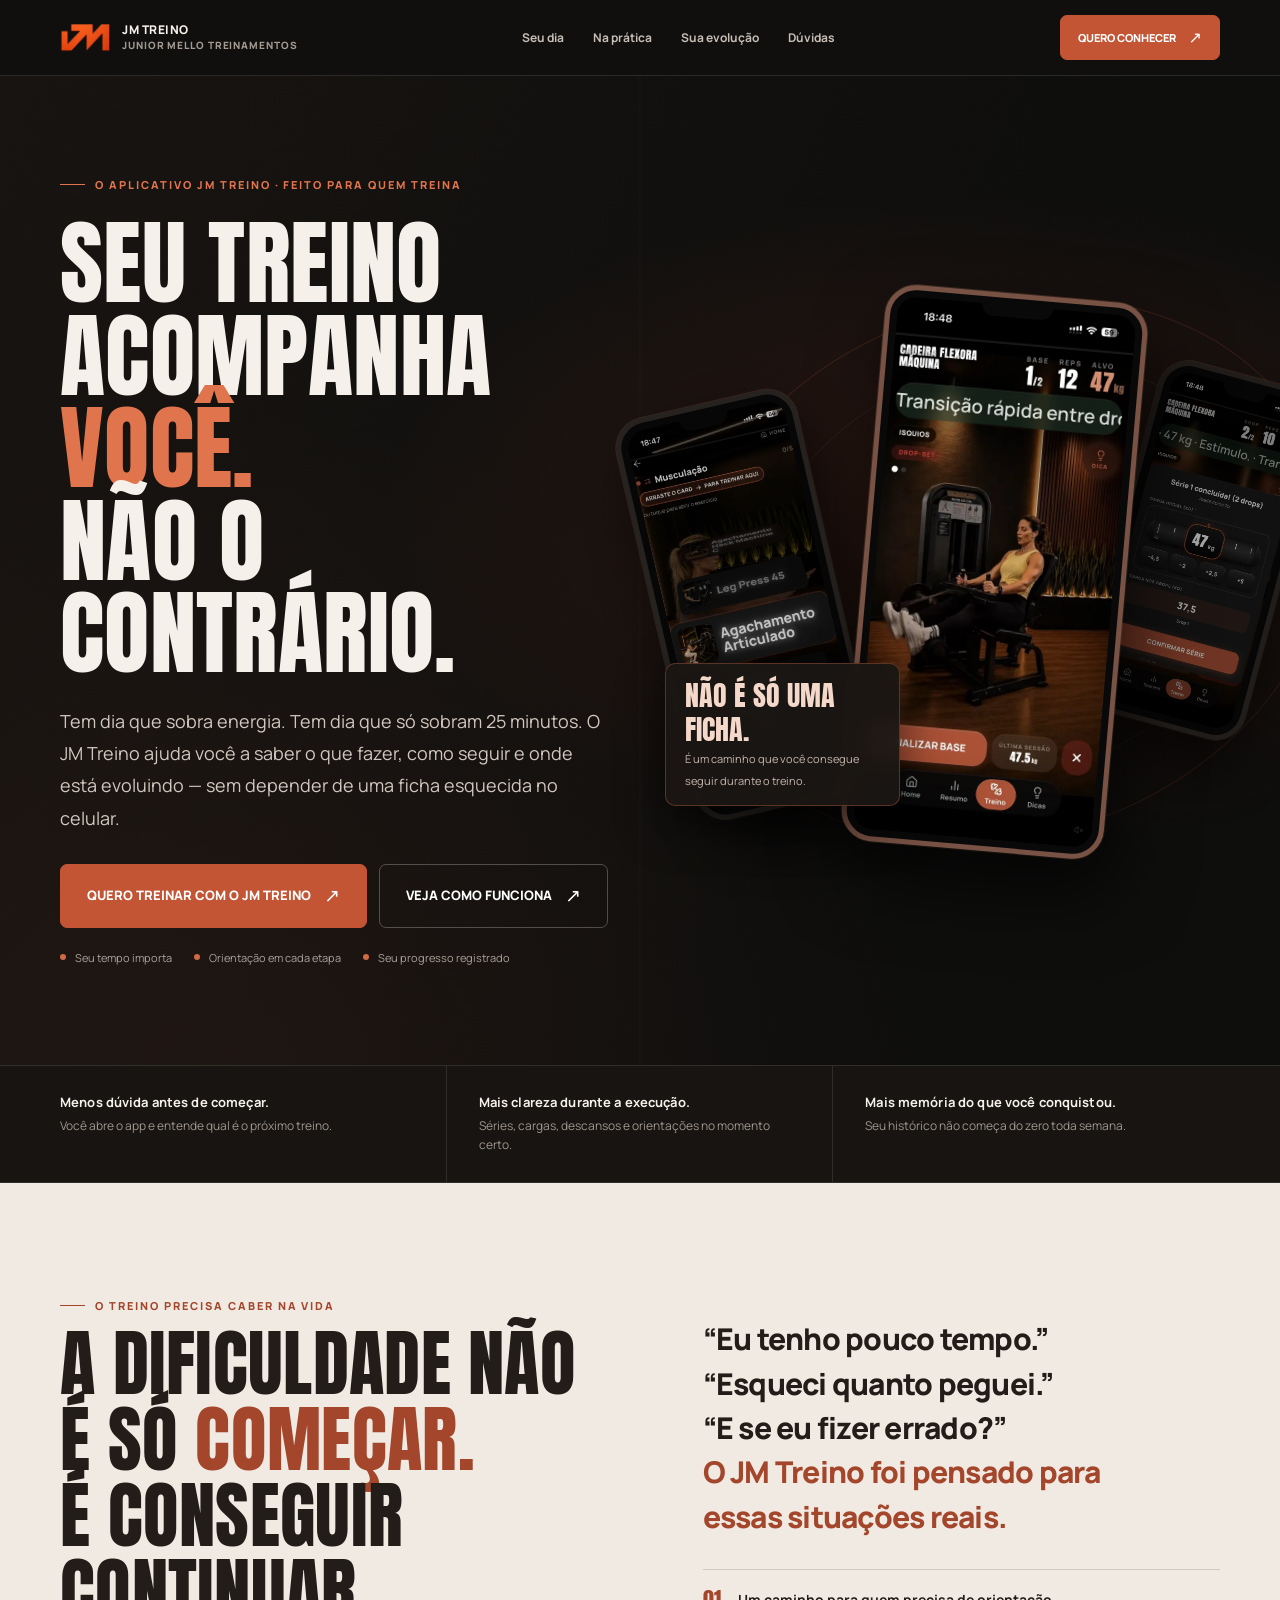
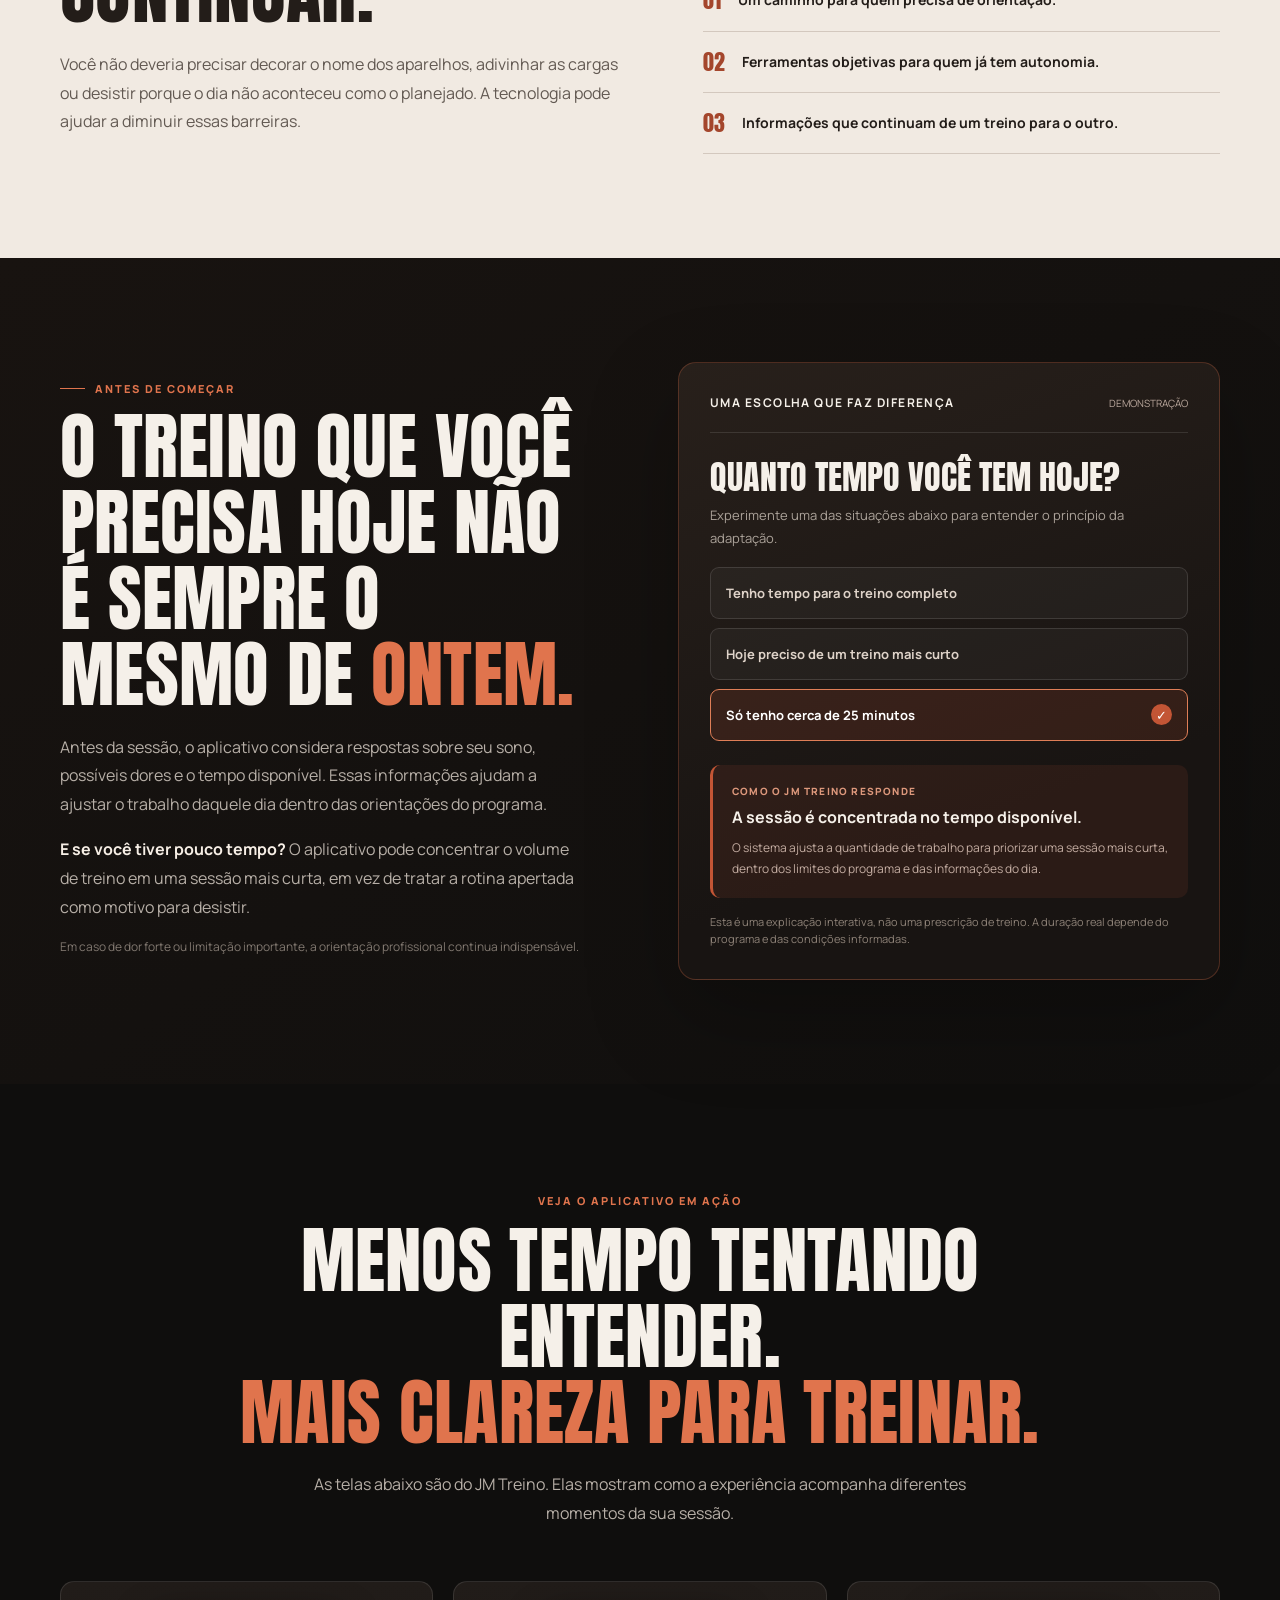
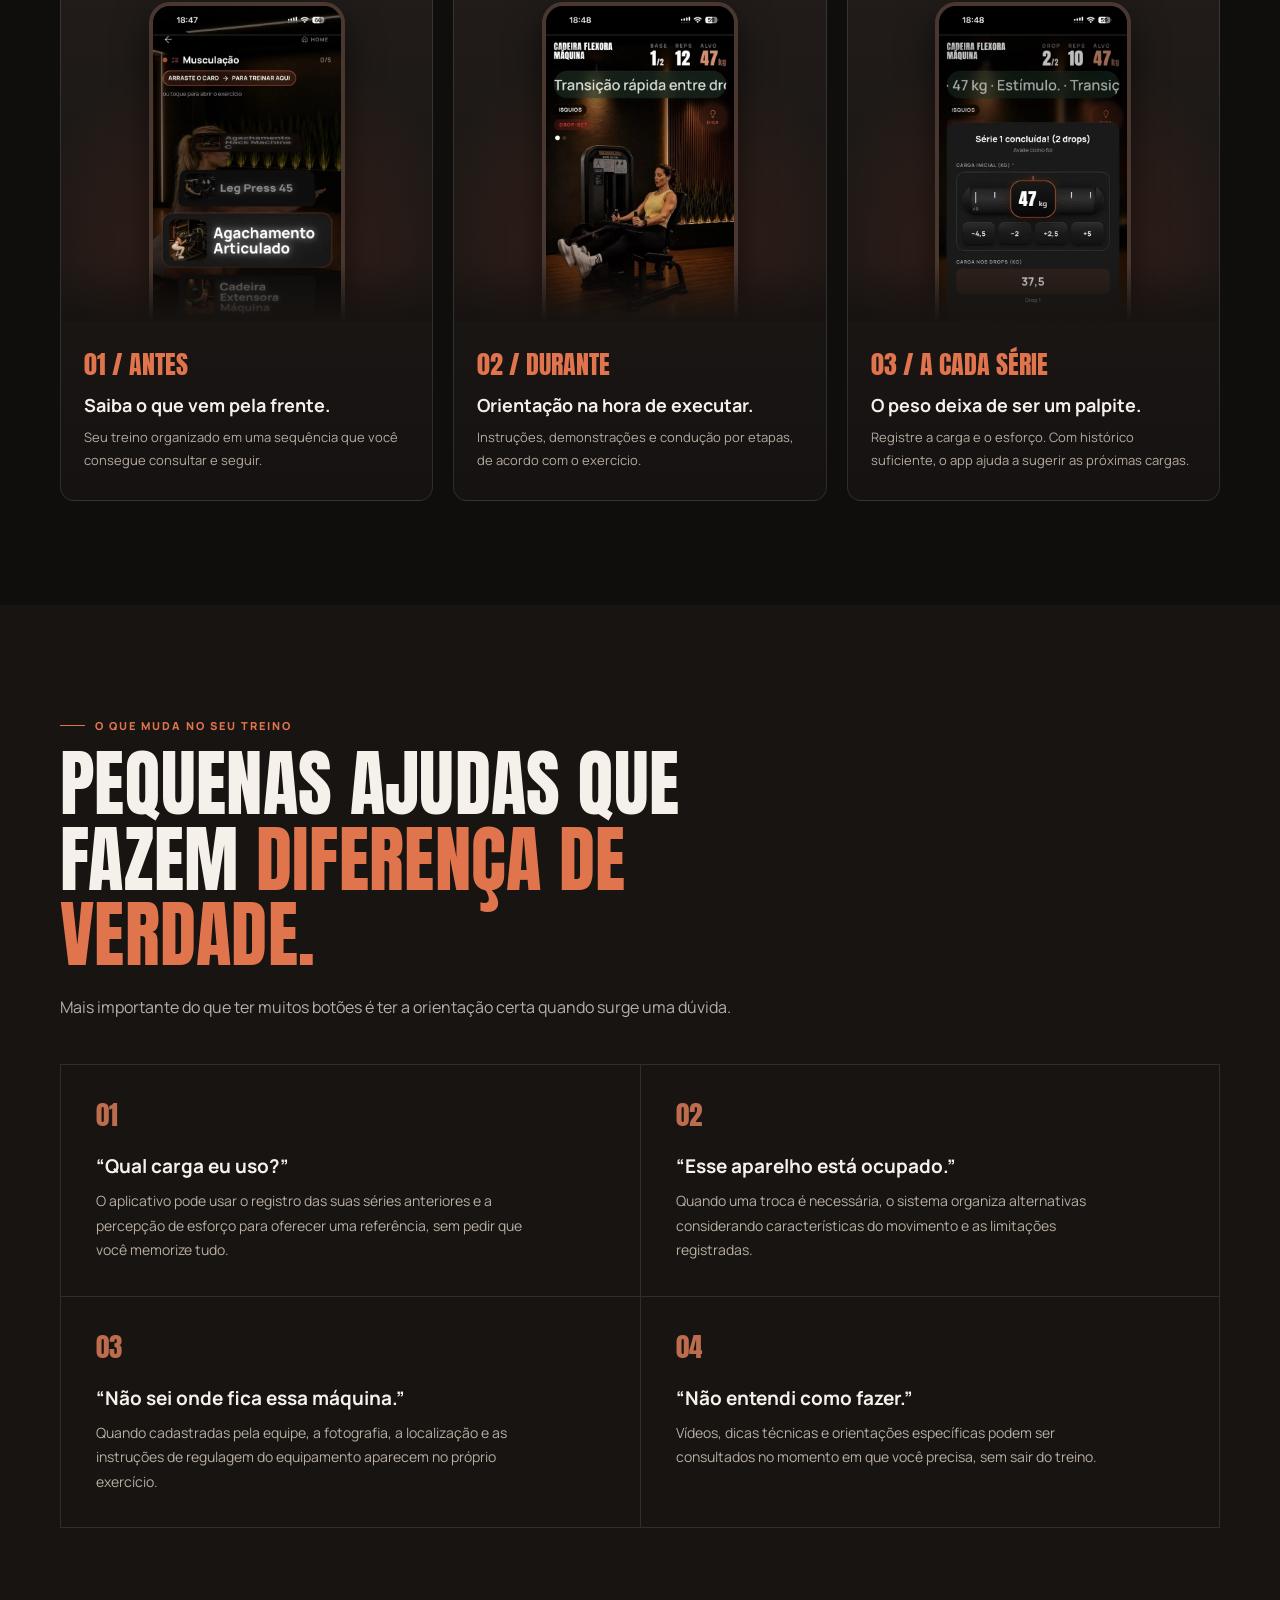
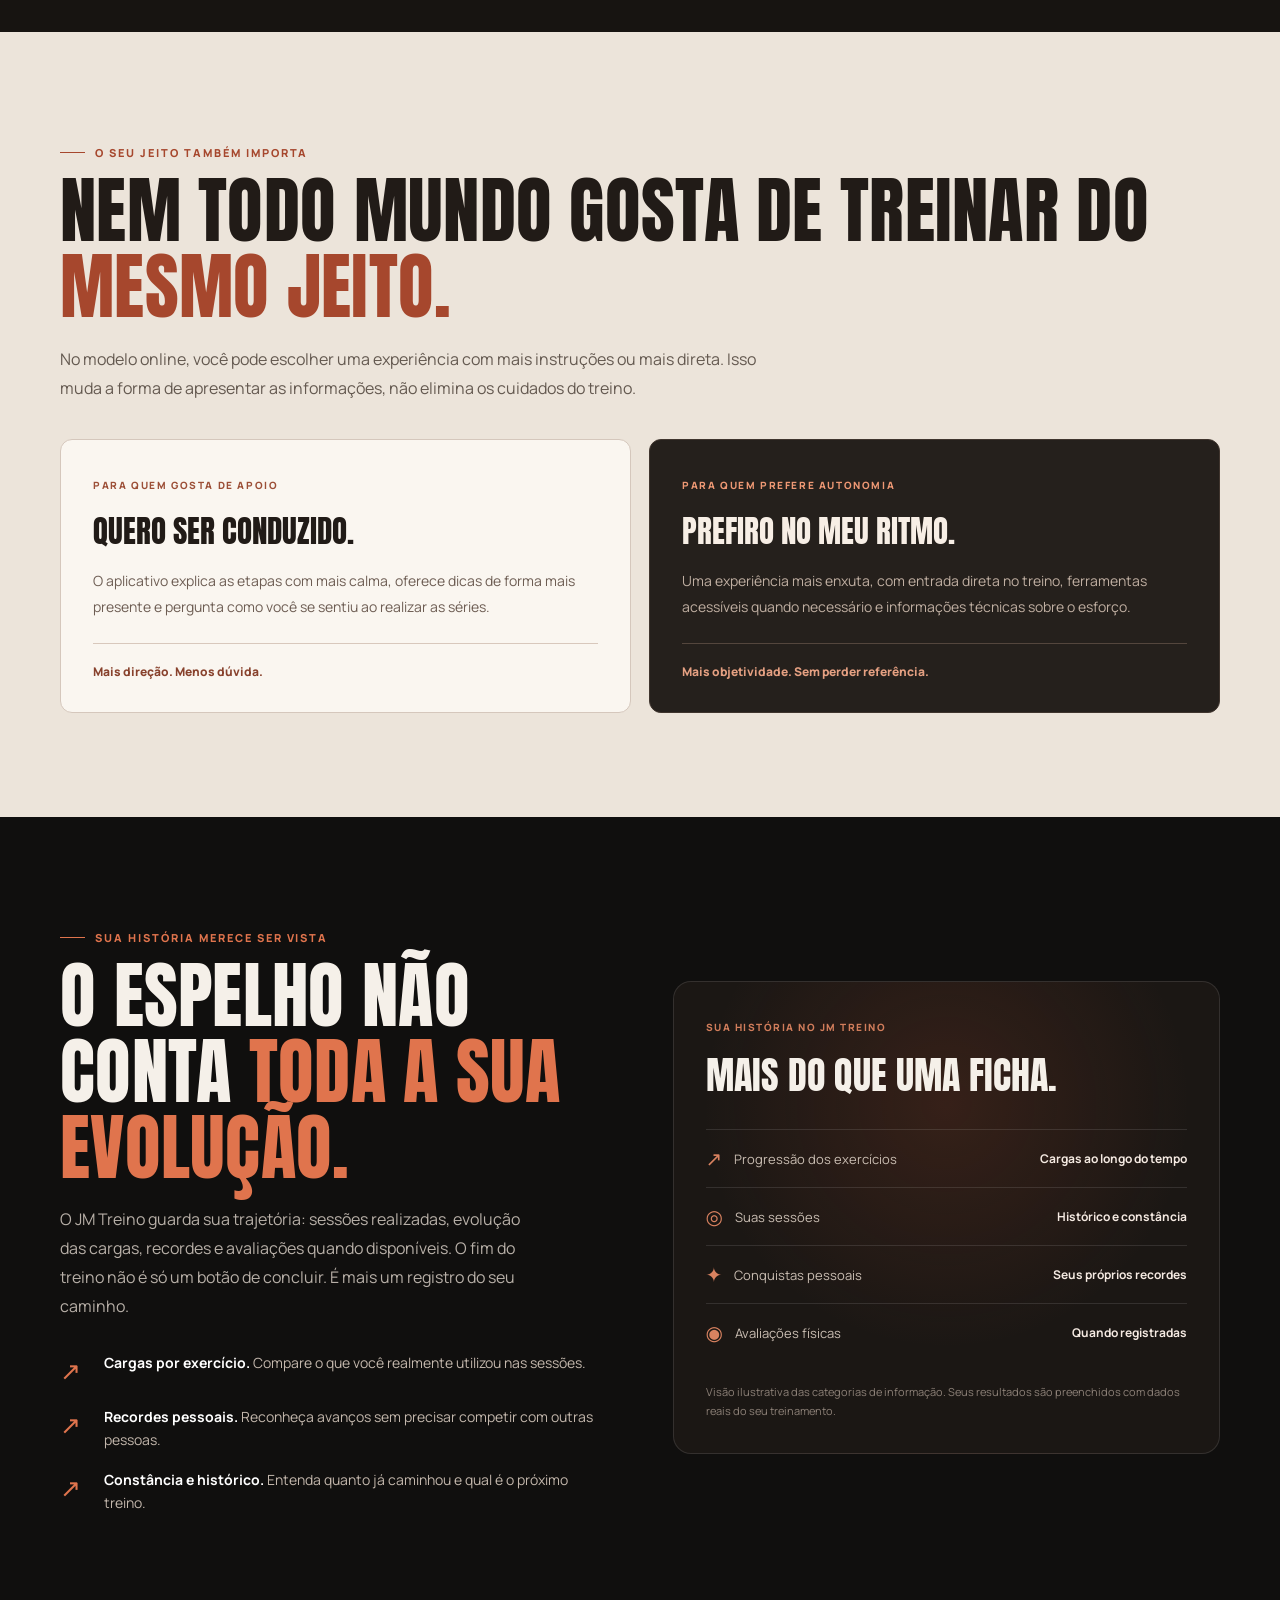
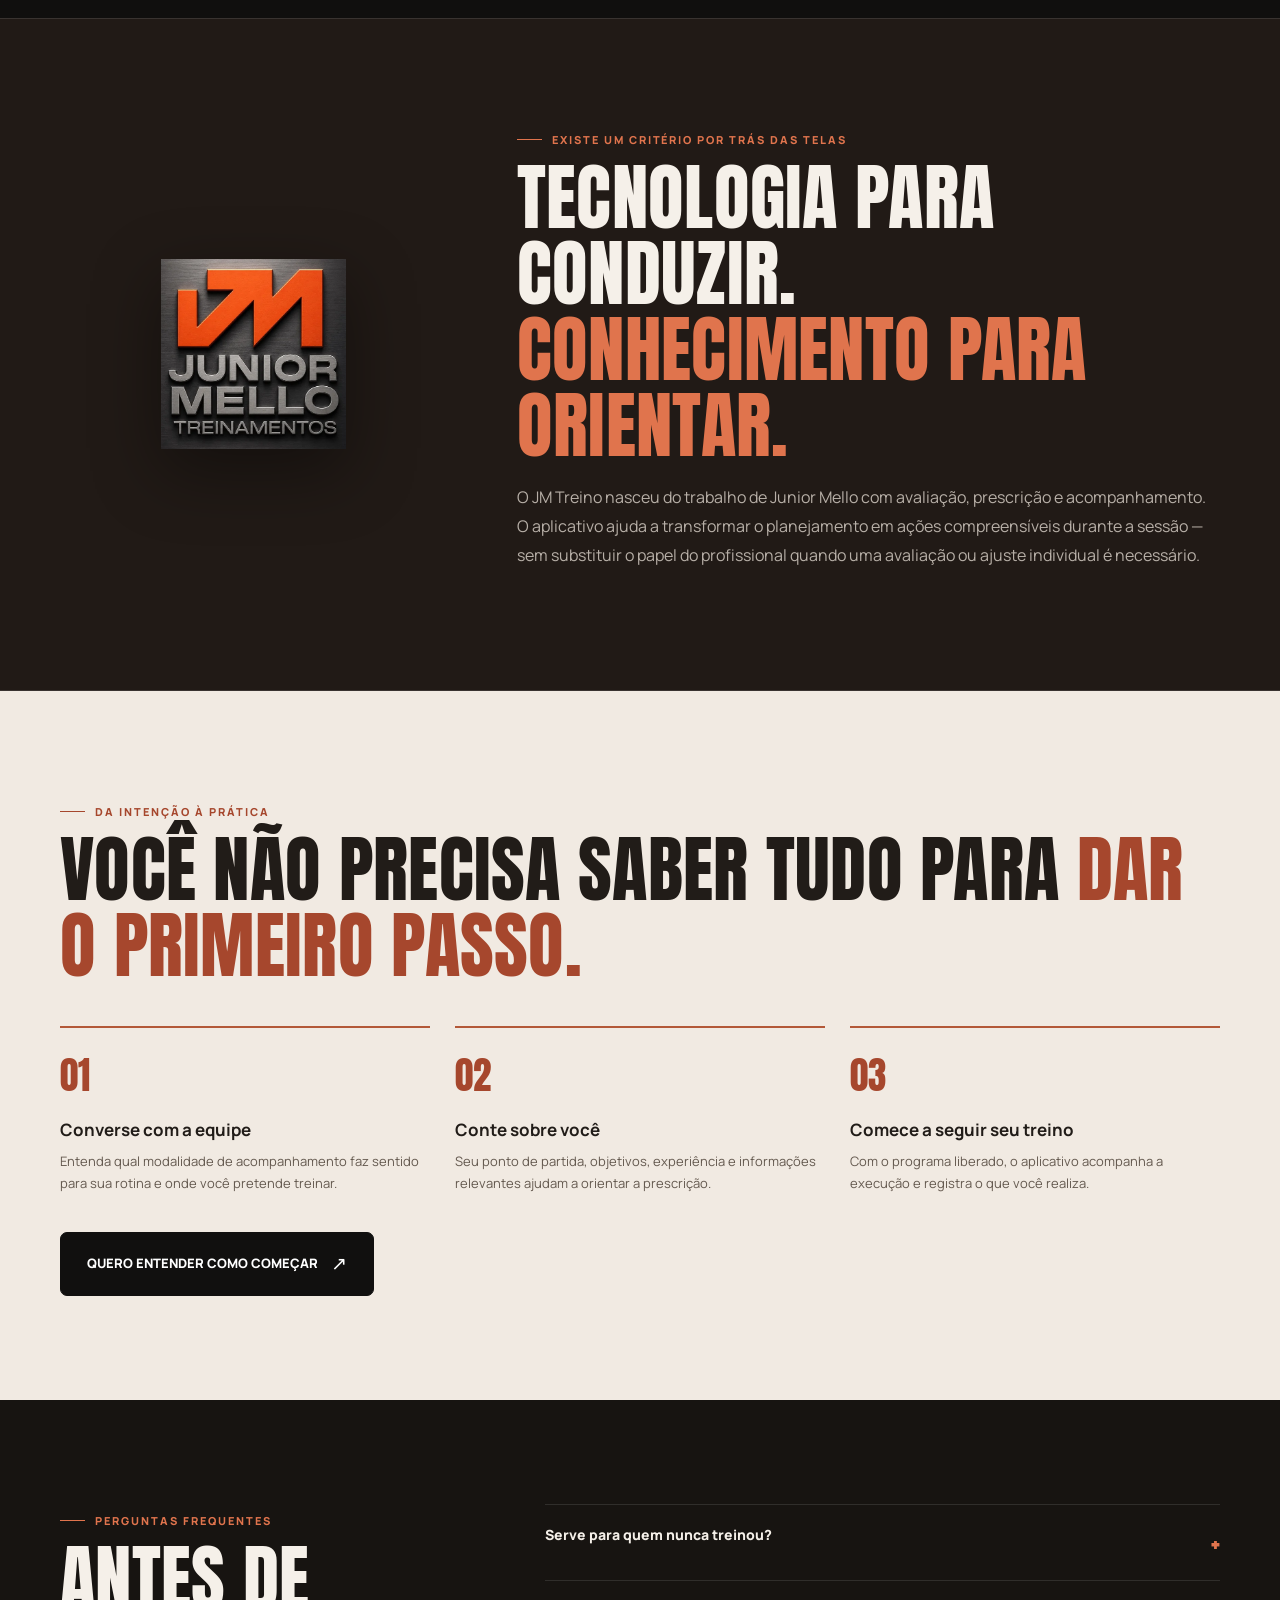
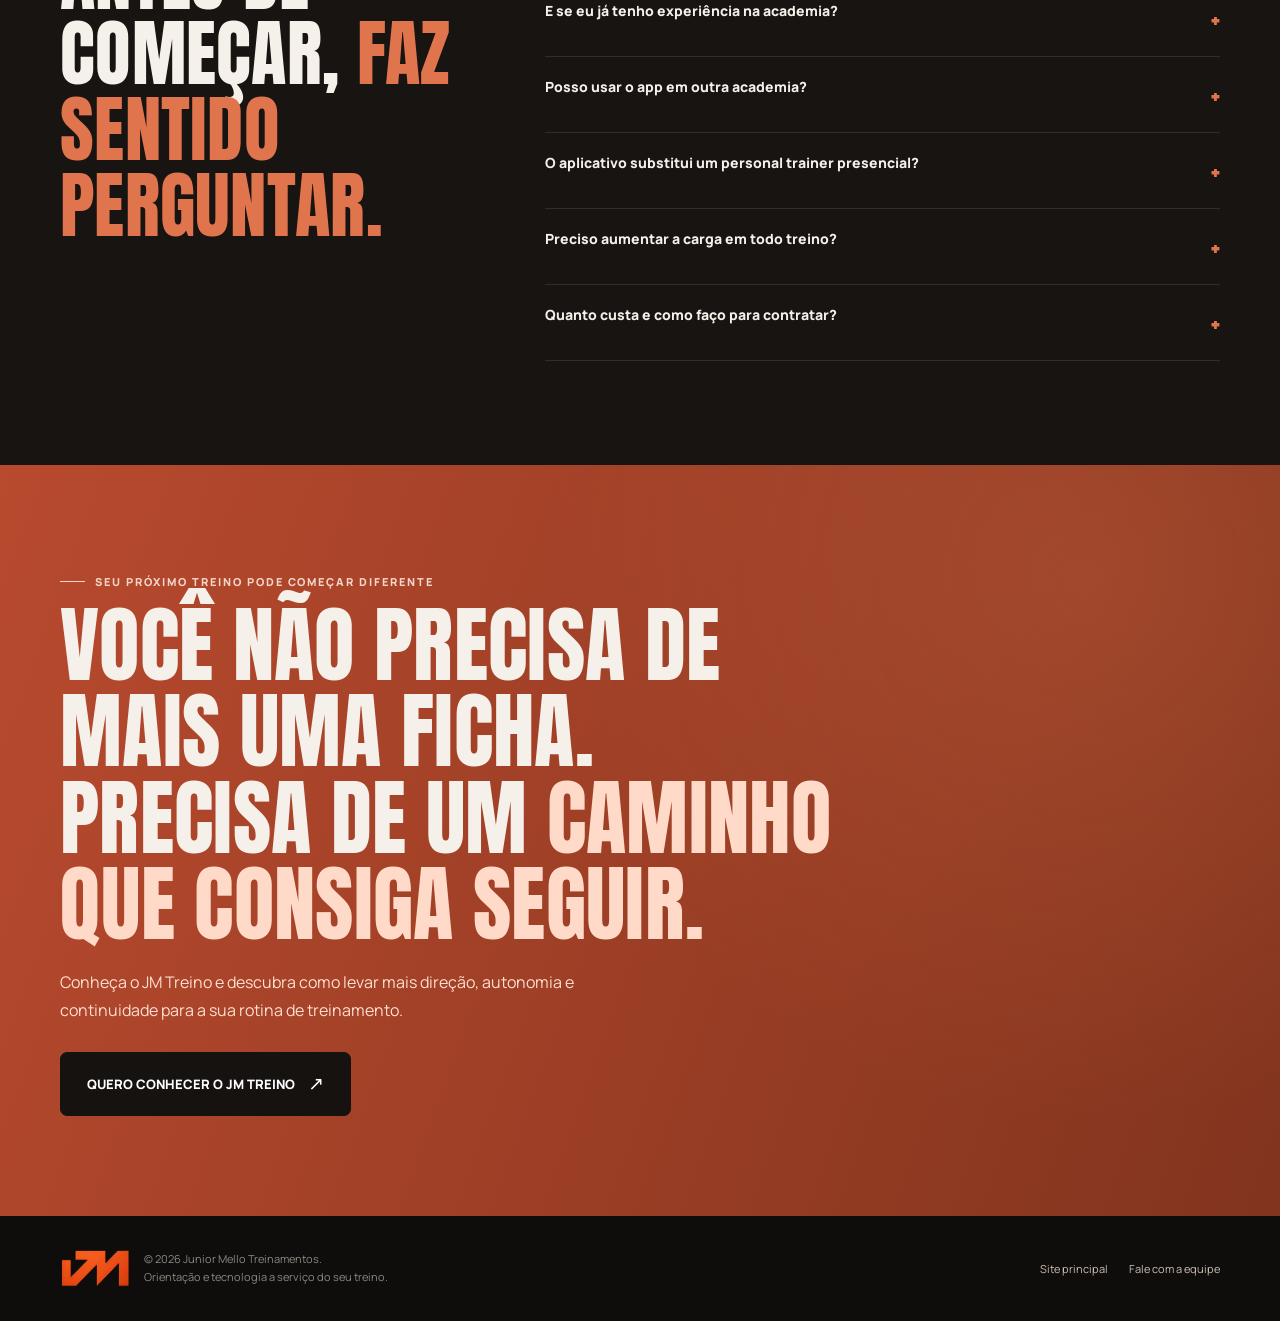
<file: aluno/index.html>
<!doctype html>
<html lang="pt-BR">
<head>
  <meta charset="utf-8">
  <meta name="viewport" content="width=device-width,initial-scale=1,viewport-fit=cover">
  <meta name="theme-color" content="#11100f">
  <meta name="description" content="Conheça o app JM Treino: seu treino considera seu tempo e sua disposição, orienta cada exercício, ajuda a ajustar cargas e mostra sua evolução. Treine com mais clareza, no seu ritmo.">
  <meta name="robots" content="index,follow">
  <link rel="canonical" href="https://www.jmtreino.com.br/aluno/">
  <meta property="og:type" content="website">
  <meta property="og:locale" content="pt_BR">
  <meta property="og:site_name" content="Junior Mello Treinamentos">
  <meta property="og:url" content="https://www.jmtreino.com.br/aluno/">
  <meta property="og:title" content="JM Treino — Seu treino acompanha você. Não o contrário.">
  <meta property="og:description" content="O treino considera seu dia, orienta cada série e registra sua evolução. Conheça o aplicativo JM Treino pelo olhar de quem treina.">
  <meta name="twitter:card" content="summary">
  <title>JM Treino | Seu treino acompanha você. Não o contrário.</title>
  <link rel="icon" type="image/png" href="/outubrorosa/favicon.png">
  <link rel="apple-touch-icon" href="/outubrorosa/favicon.png">
  <link rel="preconnect" href="https://fonts.googleapis.com">
  <link rel="preconnect" href="https://fonts.gstatic.com" crossorigin>
  <link href="https://fonts.googleapis.com/css2?family=Anton&family=Manrope:wght@400;500;600;700;800&display=swap" rel="stylesheet">
<style>
:root{--bg:#11100f;--ink:#f5f0e9;--muted:#b7afa7;--faint:#817870;--terra:#c35535;--terra-bright:#e0744d;--line:rgba(255,255,255,.11);--card:#1b1816;--cream:#f2ece4;--wrap:1160px}
*,*:before,*:after{box-sizing:border-box}
html{scroll-behavior:smooth;scroll-padding-top:84px}
body{margin:0;background:var(--bg);color:var(--ink);font-family:Manrope,system-ui,-apple-system,sans-serif;-webkit-font-smoothing:antialiased;overflow-x:hidden}
body:before{content:"";position:fixed;inset:0;background-image:radial-gradient(rgba(255,255,255,.05) .6px,transparent .6px);background-size:5px 5px;opacity:.13;pointer-events:none;z-index:40}
a{color:inherit}button{font:inherit;cursor:pointer}img{max-width:100%;display:block}
a:focus-visible,button:focus-visible,summary:focus-visible{outline:3px solid #f18b60;outline-offset:4px}
::selection{background:var(--terra);color:white}
.wrap{width:min(calc(100% - 48px),var(--wrap));margin:auto}
.over{display:inline-flex;gap:10px;align-items:center;font-size:11px;letter-spacing:.18em;text-transform:uppercase;font-weight:800;color:var(--terra-bright)}
.over:before{content:"";width:25px;height:1px;background:currentColor}
.display{font:400 clamp(43px,5.7vw,77px)/1.04 Anton,Impact,sans-serif;text-transform:uppercase;letter-spacing:.004em;margin:13px 0 20px}
.display em{font-style:normal;color:var(--terra-bright)}
.copy{color:var(--muted);font-size:16px;line-height:1.8}
.mini{font-size:12px;line-height:1.7;color:var(--faint)}
.btn{display:inline-flex;align-items:center;justify-content:center;gap:13px;padding:17px 26px;min-height:56px;background:var(--terra);border:1px solid var(--terra);text-decoration:none;color:white;font-weight:800;font-size:13px;line-height:1.45;text-align:center;border-radius:7px;transition:transform .2s,background .2s}
.btn:hover{background:var(--terra-bright);transform:translateY(-2px)}
.btn:after{content:"↗";font-size:19px;font-weight:400}
.btn.ghost{background:transparent;border:1px solid rgba(255,255,255,.25)}
.btn.ghost:hover{background:rgba(255,255,255,.08)}
.btn.light{background:var(--bg);border-color:var(--bg)}
.section{padding:104px 0}
.section-title{max-width:790px}
.section-title .copy{margin:0}
.hr{height:1px;background:var(--line)}
/* navigation */
.site-header{position:sticky;top:0;z-index:50;height:76px;background:rgba(17,16,15,.91);backdrop-filter:blur(18px);border-bottom:1px solid var(--line)}
.nav-inner{height:100%;display:flex;align-items:center;justify-content:space-between;gap:22px}
.brand{display:flex;align-items:center;gap:11px;text-decoration:none;min-width:0}
.brand img{height:37px;width:51px;object-fit:contain}
.brand span{font-size:12px;line-height:1.18;font-weight:800;letter-spacing:.045em}
.brand small{display:block;color:#a39b92;font-size:10px;margin-top:3px;letter-spacing:.09em;text-transform:uppercase}
.links{display:flex;align-items:center;gap:29px}
.links a{font-size:12px;font-weight:700;text-decoration:none;color:#c7beb5}
.links a:hover{color:#fff}
.nav-cta{font-size:11px;padding:10px 17px;min-height:42px}
.nav-cta:after{font-size:16px}
/* hero */
.hero{min-height:680px;position:relative;overflow:hidden;background:radial-gradient(ellipse at 76% 45%,rgba(177,61,33,.19),transparent 43%),radial-gradient(ellipse at 17% 105%,rgba(104,55,40,.16),transparent 48%),linear-gradient(115deg,#181411,#0e0e0d 65%)}
.hero:after{content:"";position:absolute;inset:0;pointer-events:none;background:linear-gradient(90deg,transparent 49.8%,rgba(255,255,255,.035) 50%,transparent 50.2%);opacity:.4}
.hero-grid{position:relative;z-index:1;display:grid;grid-template-columns:1fr .94fr;gap:15px;align-items:center;min-height:680px}
.hero-copy{padding:92px 0 100px;position:relative;z-index:3}
.hero .display{font-size:clamp(63px,7.3vw,110px);line-height:.99;max-width:690px;margin:25px 0}
.hero .display span{color:var(--terra-bright)}
.hero-lead{max-width:550px;color:#d1c7be;font-size:18px;line-height:1.8;margin:0 0 30px}
.hero-actions{display:flex;gap:12px;flex-wrap:wrap}
.hero-notes{display:flex;gap:22px;flex-wrap:wrap;margin-top:22px}
.hero-notes span{font-size:11px;color:#aaa199;display:flex;align-items:center;gap:9px}
.hero-notes span:before{content:"";height:6px;width:6px;background:#cf6a45;border-radius:50%}
.hero-visual{height:590px;position:relative;isolation:isolate}
.hero-ring{position:absolute;inset:5% -21% 5% 2%;border-radius:50%;border:1px solid rgba(195,85,53,.2);transform:rotate(-19deg)}
.hero-ring:after{content:"";position:absolute;inset:11%;border:1px solid rgba(255,255,255,.055);border-radius:50%}
.phone{position:absolute;background:#0a0909;border:5px solid #322c28;border-radius:31px;padding:7px;overflow:hidden;box-shadow:12px 34px 75px rgba(0,0,0,.7),0 0 0 1px rgba(234,161,120,.2)}
.phone img{width:100%;height:100%;object-fit:cover;object-position:top;border-radius:19px}
.phone-main{width:263px;height:558px;right:17%;top:3%;transform:rotate(5deg);z-index:2;border-color:#785244}
.phone-left{width:185px;height:411px;left:-2%;top:21%;transform:rotate(-13deg);z-index:1;filter:brightness(.77)}
.phone-right{width:170px;height:361px;right:-12%;top:16%;transform:rotate(15deg);z-index:0;filter:brightness(.66)}
.phone:before{content:"";position:absolute;z-index:3;top:7px;left:36%;width:28%;height:12px;background:#0a0909;border-radius:0 0 12px 12px}
.float-note{position:absolute;z-index:4;left:0;bottom:10%;background:rgba(27,23,20,.94);padding:15px 19px;border:1px solid rgba(227,116,77,.32);box-shadow:0 18px 45px rgba(0,0,0,.6);max-width:235px;border-radius:10px;backdrop-filter:blur(12px)}
.float-note strong{display:block;font:400 28px/1.2 Anton;color:#f4d8ca;text-transform:uppercase}
.float-note span{font-size:11px;line-height:1.6;color:#c5b5ac}
/* promise strip */
.strip{border-top:1px solid var(--line);border-bottom:1px solid var(--line);background:#171411}
.strip-grid{display:grid;grid-template-columns:repeat(3,1fr)}
.strip-item{padding:27px 32px;border-right:1px solid var(--line)}
.strip-item:first-child{padding-left:0}.strip-item:last-child{border-right:0}
.strip-item strong{display:block;font-size:13px;letter-spacing:.01em;margin-bottom:5px}
.strip-item p{margin:0;color:#9f968d;font-size:12px;line-height:1.65}
/* problem / story */
.problem{background:#f1eae2;color:#231d19}
.problem-grid{display:grid;grid-template-columns:1.04fr .96fr;gap:82px;align-items:center}
.problem .over{color:#a4462c}
.problem .display{max-width:610px}
.problem .display em{color:#a4462c}
.problem .copy{color:#625952}
.problem-quote{font-size:clamp(20px,2.5vw,30px);line-height:1.48;font-weight:800;letter-spacing:-.025em;max-width:470px}
.problem-quote span{color:#a4462c}
.problem-list{border-top:1px solid #d3c8be}
.problem-list div{display:flex;gap:17px;padding:19px 0;border-bottom:1px solid #d3c8be;font-size:14px;font-weight:700;line-height:1.6}
.problem-list b{color:#a4462c;font:400 22px/1 Anton}
/* interactive check in */
.day{background:linear-gradient(145deg,#181310,#100f0e)}
.day-grid{display:grid;grid-template-columns:1fr 1fr;gap:76px;align-items:center}
.day .copy{max-width:515px}
.day-panel{border:1px solid rgba(218,107,69,.28);background:linear-gradient(160deg,#28201b,#181412 70%);padding:31px;border-radius:18px;box-shadow:0 35px 90px rgba(0,0,0,.25)}
.day-panel-top{display:flex;justify-content:space-between;align-items:center;gap:15px;border-bottom:1px solid var(--line);padding-bottom:21px;margin-bottom:25px}
.day-panel-top strong{font-size:12px;letter-spacing:.12em;text-transform:uppercase}
.day-panel-top span{font-size:10px;color:#bca99e}
.day-question{font:400 34px/1.12 Anton;text-transform:uppercase;margin:0 0 8px}
.day-sub{color:#aca39a;font-size:13px;line-height:1.7;margin:0 0 18px}
.choices{display:grid;gap:9px}
.choice{display:flex;justify-content:space-between;align-items:center;background:rgba(255,255,255,.035);border:1px solid rgba(255,255,255,.12);border-radius:9px;min-height:52px;padding:13px 15px;color:#ded2c8;font-size:13px;text-align:left;font-weight:700}
.choice:hover{border-color:#d48567}
.choice[aria-pressed="true"]{background:rgba(195,85,53,.16);border-color:#df7e57;color:#fff}
.choice[aria-pressed="true"]:after{content:"✓";display:grid;place-items:center;width:21px;height:21px;background:var(--terra);border-radius:50%;color:#fff}
.day-result{margin-top:24px;padding:19px;border-radius:10px;background:rgba(195,85,53,.11);border-left:3px solid var(--terra)}
.day-result span{display:block;font-size:10px;font-weight:800;letter-spacing:.12em;color:#dd987c;text-transform:uppercase;margin-bottom:7px}
.day-result strong{display:block;font-size:16px;line-height:1.5}
.day-result p{font-size:12px;line-height:1.75;color:#c3aca1;margin:8px 0 0}
.day-disclaimer{font-size:11px;color:#8e8278;line-height:1.6;margin:15px 0 0}
/* app proof */
.proof{background:#0f0e0d}
.proof-head{text-align:center;max-width:810px;margin:0 auto 53px}
.proof-head .over:before{display:none}
.proof-head .copy{max-width:670px;margin:0 auto}
.proof-grid{display:grid;grid-template-columns:repeat(3,minmax(0,1fr));gap:20px}
.proof-card{background:linear-gradient(180deg,#211c19,#151211);border:1px solid var(--line);border-radius:14px;overflow:hidden;min-width:0}
.proof-picture{height:340px;display:flex;justify-content:center;align-items:flex-start;overflow:hidden;position:relative;padding:20px 20px 0;background:radial-gradient(circle at 50% 80%,rgba(187,78,46,.23),transparent 66%)}
.proof-picture img{width:196px;height:auto;border:4px solid #4a3830;border-radius:21px 21px 0 0;box-shadow:0 15px 35px #0009}
.proof-picture:after{content:"";position:absolute;bottom:0;height:60px;left:0;right:0;background:linear-gradient(transparent,#171311)}
.proof-text{padding:22px 23px 28px}
.proof-text small{font:400 26px Anton;color:var(--terra-bright)}
.proof-text h3{font-size:18px;line-height:1.35;margin:9px 0}
.proof-text p{font-size:13px;color:#b6aaa0;line-height:1.75;margin:0}
/* differences */
.features{background:#171411}
.features-grid{display:grid;grid-template-columns:repeat(2,minmax(0,1fr));gap:0;margin-top:42px;border-top:1px solid var(--line);border-left:1px solid var(--line)}
.feature{padding:29px 35px 33px;min-height:220px;border-right:1px solid var(--line);border-bottom:1px solid var(--line)}
.feature-index{font:400 27px Anton;color:#bd6d4e}
.feature h3{font-size:19px;margin:18px 0 10px}
.feature p{font-size:14px;line-height:1.75;color:#b8ada3;max-width:430px;margin:0}
/* choose guidance */
.modes{background:#ece4da;color:#211b17}
.modes .over{color:#a6472d}
.modes .display em{color:#a6472d}
.modes-grid{display:grid;grid-template-columns:1fr 1fr;gap:18px;margin-top:37px}
.mode{border:1px solid #d5c7bc;background:#faf6f0;padding:32px;border-radius:12px}
.mode.dark{background:#25201c;color:#f7eee5;border-color:#40352e}
.mode small{color:#9c4f37;letter-spacing:.16em;text-transform:uppercase;font-size:10px;font-weight:800}
.mode.dark small{color:#ee9874}
.mode h3{font:400 31px Anton;text-transform:uppercase;margin:14px 0}
.mode p{font-size:14px;line-height:1.8;color:#6d5d53;margin:0}
.mode.dark p{color:#c0afa2}
.mode .mode-foot{margin-top:24px;padding-top:19px;border-top:1px solid #d8c8bc;font-size:12px;font-weight:800;color:#88422d}
.mode.dark .mode-foot{border-color:#54463d;color:#e5a082}
/* progression */
.history{background:#100f0e}
.history-grid{display:grid;grid-template-columns:1fr 1fr;gap:65px;align-items:center}
.history .copy{max-width:480px}
.history-list{display:grid;gap:17px;margin-top:30px}
.history-item{display:flex;gap:15px;align-items:start}
.history-item i{font-style:normal;font:400 25px Anton;color:var(--terra-bright);min-width:29px}
.history-item span{font-size:14px;line-height:1.65;color:#c3b7ac}
.history-item strong{color:#fff}
.history-visual{padding:32px;background:radial-gradient(circle at 50% 26%,rgba(186,78,46,.17),transparent 55%),#1b1714;border:1px solid var(--line);border-radius:18px;position:relative}
.history-visual .card-label{font-size:10px;letter-spacing:.15em;font-weight:800;color:#d17d5b}
.history-visual h3{font:400 38px Anton;margin:10px 0 25px;text-transform:uppercase}
.history-line{display:flex;align-items:center;gap:12px;padding:15px 0;border-top:1px solid var(--line);font-size:13px;color:#c9bdb2}
.history-line strong{margin-left:auto;color:#f5eae2;font-size:12px;text-align:right}
.history-line .symbol{color:#d98260;font-size:20px}
.history-note{font-size:11px;line-height:1.7;color:#8d8178;margin:22px 0 0}
/* approach, faqs */
.expert{background:#211a16;border-top:1px solid var(--line);border-bottom:1px solid var(--line)}
.expert-grid{display:grid;grid-template-columns:.55fr 1fr;gap:70px;align-items:center}
.expert-logo{width:190px;height:190px;object-fit:contain;margin:auto;filter:drop-shadow(0 22px 34px #0006)}
.expert .display{max-width:680px}
.expert .copy{max-width:700px}
.steps{background:#f1eae2;color:#211c18}
.steps .over{color:#a6472d}
.steps .display em{color:#a6472d}
.steps-grid{display:grid;grid-template-columns:repeat(3,1fr);gap:25px;margin-top:42px}
.step{border-top:2px solid #b35838;padding-top:19px}
.step b{font:400 37px Anton;color:#a6472d}
.step h3{font-size:17px;margin:15px 0 9px}
.step p{font-size:13px;color:#64594f;line-height:1.75;margin:0}
.faq{background:#171411}
.faq-grid{display:grid;grid-template-columns:.75fr 1.25fr;gap:80px}
.faq details{border-bottom:1px solid var(--line);padding:19px 0}
.faq details:first-child{border-top:1px solid var(--line)}
.faq summary{cursor:pointer;font-weight:800;font-size:14px;line-height:1.5;list-style:none;display:flex;justify-content:space-between;gap:20px}
.faq summary::-webkit-details-marker{display:none}
.faq summary:after{content:"+";font:400 25px Anton;color:var(--terra-bright)}
.faq details[open] summary:after{content:"−"}
.faq details p{font-size:13px;line-height:1.8;color:#b8aca2;max-width:630px;margin:17px 0 4px}
.final{background:radial-gradient(circle at 85% 15%,rgba(228,125,79,.21),transparent 43%),linear-gradient(110deg,#b84a2e,#82341e);padding:100px 0}
.final .over{color:#f6d6c9}.final .over:before{background:#f6d6c9}
.final .display{max-width:780px;font-size:clamp(55px,6.5vw,88px)}
.final p{max-width:570px;font-size:16px;line-height:1.8;color:#ffded0;margin:0 0 27px}
.final .btn{background:#161210;border-color:#161210}
.final .btn:hover{background:#342019}
footer{padding:33px 0;background:#0e0d0c}
.foot-inner{display:flex;align-items:center;justify-content:space-between;gap:22px}
.foot-inner img{height:39px;width:auto}
.foot-inner p{font-size:11px;color:#8f857d;line-height:1.7;margin:0}
.foot-inner a{font-size:11px;color:#cdbeb2;text-decoration:none}
.foot-inner a:hover{text-decoration:underline}
.mobile-only{display:none}
@media(max-width:980px){
  .links{gap:17px}.links a{font-size:11px}
  .hero-grid{grid-template-columns:1fr .82fr}
  .phone-main{right:4%}.phone-left{left:-23%}.phone-right{display:none}.float-note{left:-15%}
  .problem-grid,.day-grid,.history-grid{gap:38px}
  .faq-grid{gap:40px}
}
@media(max-width:760px){
  html{scroll-padding-top:70px}
  .wrap{width:min(calc(100% - 36px),var(--wrap))}
  .section{padding:72px 0}
  .site-header{height:66px}
  .brand img{width:45px;height:32px}.brand span{font-size:11px}
  .links{display:none}.nav-cta{min-height:39px;padding:8px 11px;font-size:10px}
  .hero-grid{display:flex;flex-direction:column;min-height:0;gap:0}
  .hero-copy{padding:67px 0 8px}
  .hero .display{font-size:clamp(58px,13.5vw,91px);max-width:590px}
  .hero-lead{font-size:15px;line-height:1.8;margin-bottom:25px}
  .hero-visual{height:465px;width:100%;max-width:440px;align-self:center}
  .phone-main{width:200px;height:422px;right:16%;top:4%}
  .phone-left{width:139px;height:316px;left:7%;top:20%;transform:rotate(-12deg)}
  .phone-right{display:none}
  .float-note{left:0;bottom:8%;max-width:185px;padding:11px 14px}
  .float-note strong{font-size:22px}
  .float-note span{font-size:10px}
  .hero-ring{inset:4% -3% 1% 4%}
  .strip-grid{grid-template-columns:1fr}
  .strip-item{padding:17px 0;border-right:0;border-bottom:1px solid var(--line)}
  .strip-item:last-child{border-bottom:0}
  .problem-grid,.day-grid,.history-grid,.expert-grid,.faq-grid{grid-template-columns:1fr;gap:37px}
  .problem-quote{margin:0}
  .proof-grid{grid-template-columns:1fr;gap:15px}
  .proof-card{display:grid;grid-template-columns:42% 58%;min-height:260px;align-items:stretch}
  .proof-picture{height:100%;padding:20px 10px 0}
  .proof-picture img{width:155px}
  .proof-text{padding:22px 17px 20px;align-self:center}
  .proof-text h3{font-size:16px}
  .proof-text p{font-size:12px}
  .features-grid,.modes-grid{grid-template-columns:1fr}
  .features-grid{margin-top:31px}
  .feature{min-height:0;padding:23px}
  .steps-grid{grid-template-columns:1fr;gap:20px}
  .step{padding-top:14px}
  .expert-logo{width:130px;height:130px;margin:0}
  .final{padding:76px 0}
  .foot-inner{align-items:flex-start;flex-direction:column}
}
@media(max-width:410px){
  .nav-cta{font-size:10px;padding:8px}
  .nav-cta:after{content:"";display:none}
  .brand{gap:6px}
  .hero .display{font-size:57px}
  .hero-notes{gap:10px 18px}
  .hero-actions .btn{width:100%}
  .phone-main{right:8%}.phone-left{left:1%}
  .day-panel{padding:19px}
  .day-question{font-size:29px}
  .proof-card{grid-template-columns:40% 60%}
  .proof-picture img{width:140px}
  .proof-text{padding:18px 13px}
}
@media(prefers-reduced-motion:reduce){
  html{scroll-behavior:auto}
  .btn{transition:none}
  .btn:hover{transform:none}
}
</style>
</head>
<body>
<header class="site-header">
  <div class="wrap nav-inner">
    <a class="brand" href="#inicio" aria-label="JM Treino — voltar ao início">
      <img src="/outubrorosa/jm-simbolo.webp" alt="" width="51" height="37">
      <span>JM TREINO<small>Junior Mello Treinamentos</small></span>
    </a>
    <nav class="links" aria-label="Navegação principal">
      <a href="#seu-dia">Seu dia</a>
      <a href="#na-pratica">Na prática</a>
      <a href="#evolucao">Sua evolução</a>
      <a href="#duvidas">Dúvidas</a>
    </nav>
    <a class="btn nav-cta" href="https://wa.me/5543996329538?text=Ol%C3%A1%21%20Quero%20conhecer%20o%20plano%20App%20JM%20Treino%20e%20entender%20como%20come%C3%A7ar." target="_blank" rel="noopener noreferrer">QUERO CONHECER</a>
  </div>
</header>
<main>
<section class="hero" id="inicio" aria-labelledby="titulo-inicio">
  <div class="wrap hero-grid">
    <div class="hero-copy">
      <span class="over">O aplicativo JM Treino · Feito para quem treina</span>
      <h1 class="display" id="titulo-inicio">SEU TREINO ACOMPANHA <span>VOCÊ.</span><br>NÃO O CONTRÁRIO.</h1>
      <p class="hero-lead">Tem dia que sobra energia. Tem dia que só sobram 25 minutos. O JM Treino ajuda você a saber o que fazer, como seguir e onde está evoluindo — sem depender de uma ficha esquecida no celular.</p>
      <div class="hero-actions">
        <a class="btn" href="https://wa.me/5543996329538?text=Ol%C3%A1%21%20Quero%20conhecer%20o%20plano%20App%20JM%20Treino%20e%20entender%20como%20come%C3%A7ar." target="_blank" rel="noopener noreferrer">QUERO TREINAR COM O JM TREINO</a>
        <a class="btn ghost" href="#seu-dia">VEJA COMO FUNCIONA</a>
      </div>
      <div class="hero-notes" aria-label="Destaques">
        <span>Seu tempo importa</span>
        <span>Orientação em cada etapa</span>
        <span>Seu progresso registrado</span>
      </div>
    </div>
    <div class="hero-visual" aria-label="Imagens reais do aplicativo JM Treino">
      <div class="hero-ring" aria-hidden="true"></div>
      <div class="phone phone-left"><img src="/outubrorosa/app-lista-de-exercicios.webp" alt="Aplicativo mostrando a lista de exercícios" width="530" height="1148"></div>
      <div class="phone phone-right"><img src="/outubrorosa/app-registro-de-carga.webp" alt="Tela de registro de carga por série" width="530" height="1149"></div>
      <div class="phone phone-main"><img src="/outubrorosa/app-execucao-guiada.webp" alt="Tela real do aplicativo orientando a execução de um exercício" width="530" height="1148" fetchpriority="high"></div>
      <div class="float-note"><strong>NÃO É SÓ UMA FICHA.</strong><span>É um caminho que você consegue seguir durante o treino.</span></div>
    </div>
  </div>
</section>
<div class="strip" aria-label="Três motivos para usar">
  <div class="wrap strip-grid">
    <div class="strip-item"><strong>Menos dúvida antes de começar.</strong><p>Você abre o app e entende qual é o próximo treino.</p></div>
    <div class="strip-item"><strong>Mais clareza durante a execução.</strong><p>Séries, cargas, descansos e orientações no momento certo.</p></div>
    <div class="strip-item"><strong>Mais memória do que você conquistou.</strong><p>Seu histórico não começa do zero toda semana.</p></div>
  </div>
</div>
<section class="section problem" aria-labelledby="problema-titulo">
  <div class="wrap problem-grid">
    <div>
      <span class="over">O treino precisa caber na vida</span>
      <h2 class="display" id="problema-titulo">A DIFICULDADE NÃO É SÓ <em>COMEÇAR.</em><br>É CONSEGUIR CONTINUAR.</h2>
      <p class="copy">Você não deveria precisar decorar o nome dos aparelhos, adivinhar as cargas ou desistir porque o dia não aconteceu como o planejado. A tecnologia pode ajudar a diminuir essas barreiras.</p>
    </div>
    <div>
      <p class="problem-quote">“Eu tenho pouco tempo.”<br>“Esqueci quanto peguei.”<br>“E se eu fizer errado?”<br><span>O JM Treino foi pensado para essas situações reais.</span></p>
      <div class="problem-list">
        <div><b>01</b><span>Um caminho para quem precisa de orientação.</span></div>
        <div><b>02</b><span>Ferramentas objetivas para quem já tem autonomia.</span></div>
        <div><b>03</b><span>Informações que continuam de um treino para o outro.</span></div>
      </div>
    </div>
  </div>
</section>
<section class="section day" id="seu-dia" aria-labelledby="dia-titulo">
  <div class="wrap day-grid">
    <div>
      <span class="over">Antes de começar</span>
      <h2 class="display" id="dia-titulo">O TREINO QUE VOCÊ PRECISA HOJE NÃO É SEMPRE O MESMO DE <em>ONTEM.</em></h2>
      <p class="copy">Antes da sessão, o aplicativo considera respostas sobre seu sono, possíveis dores e o tempo disponível. Essas informações ajudam a ajustar o trabalho daquele dia dentro das orientações do programa.</p>
      <p class="copy"><strong style="color:#f6eee5">E se você tiver pouco tempo?</strong> O aplicativo pode concentrar o volume de treino em uma sessão mais curta, em vez de tratar a rotina apertada como motivo para desistir.</p>
      <p class="mini">Em caso de dor forte ou limitação importante, a orientação profissional continua indispensável.</p>
    </div>
    <div class="day-panel">
      <div class="day-panel-top"><strong>Uma escolha que faz diferença</strong><span>DEMONSTRAÇÃO</span></div>
      <p class="day-question">QUANTO TEMPO VOCÊ TEM HOJE?</p>
      <p class="day-sub">Experimente uma das situações abaixo para entender o princípio da adaptação.</p>
      <div class="choices" role="group" aria-label="Tempo disponível para treinar">
        <button type="button" class="choice" data-time="full" aria-pressed="false">Tenho tempo para o treino completo</button>
        <button type="button" class="choice" data-time="medium" aria-pressed="false">Hoje preciso de um treino mais curto</button>
        <button type="button" class="choice" data-time="short" aria-pressed="true">Só tenho cerca de 25 minutos</button>
      </div>
      <div class="day-result" aria-live="polite" aria-atomic="true">
        <span>Como o JM Treino responde</span>
        <strong id="time-title">A sessão é concentrada no tempo disponível.</strong>
        <p id="time-copy">O sistema ajusta a quantidade de trabalho para priorizar uma sessão mais curta, dentro dos limites do programa e das informações do dia.</p>
      </div>
      <p class="day-disclaimer">Esta é uma explicação interativa, não uma prescrição de treino. A duração real depende do programa e das condições informadas.</p>
    </div>
  </div>
</section>
<section class="section proof" id="na-pratica" aria-labelledby="pratica-titulo">
  <div class="wrap">
    <div class="proof-head">
      <span class="over">Veja o aplicativo em ação</span>
      <h2 class="display" id="pratica-titulo">MENOS TEMPO TENTANDO ENTENDER.<br><em>MAIS CLAREZA PARA TREINAR.</em></h2>
      <p class="copy">As telas abaixo são do JM Treino. Elas mostram como a experiência acompanha diferentes momentos da sua sessão.</p>
    </div>
    <div class="proof-grid">
      <article class="proof-card">
        <div class="proof-picture"><img loading="lazy" decoding="async" src="/outubrorosa/app-lista-de-exercicios.webp" alt="Tela real com sequência dos exercícios" width="530" height="1148"></div>
        <div class="proof-text"><small>01 / ANTES</small><h3>Saiba o que vem pela frente.</h3><p>Seu treino organizado em uma sequência que você consegue consultar e seguir.</p></div>
      </article>
      <article class="proof-card">
        <div class="proof-picture"><img loading="lazy" decoding="async" src="/outubrorosa/app-execucao-guiada.webp" alt="Tela real conduzindo o exercício" width="530" height="1148"></div>
        <div class="proof-text"><small>02 / DURANTE</small><h3>Orientação na hora de executar.</h3><p>Instruções, demonstrações e condução por etapas, de acordo com o exercício.</p></div>
      </article>
      <article class="proof-card">
        <div class="proof-picture"><img loading="lazy" decoding="async" src="/outubrorosa/app-registro-de-carga.webp" alt="Tela real de carga de uma série" width="530" height="1149"></div>
        <div class="proof-text"><small>03 / A CADA SÉRIE</small><h3>O peso deixa de ser um palpite.</h3><p>Registre a carga e o esforço. Com histórico suficiente, o app ajuda a sugerir as próximas cargas.</p></div>
      </article>
    </div>
  </div>
</section>
<section class="section features" aria-labelledby="recursos-titulo">
  <div class="wrap">
    <div class="section-title">
      <span class="over">O que muda no seu treino</span>
      <h2 class="display" id="recursos-titulo">PEQUENAS AJUDAS QUE FAZEM <em>DIFERENÇA DE VERDADE.</em></h2>
      <p class="copy">Mais importante do que ter muitos botões é ter a orientação certa quando surge uma dúvida.</p>
    </div>
    <div class="features-grid">
      <article class="feature"><span class="feature-index">01</span><h3>“Qual carga eu uso?”</h3><p>O aplicativo pode usar o registro das suas séries anteriores e a percepção de esforço para oferecer uma referência, sem pedir que você memorize tudo.</p></article>
      <article class="feature"><span class="feature-index">02</span><h3>“Esse aparelho está ocupado.”</h3><p>Quando uma troca é necessária, o sistema organiza alternativas considerando características do movimento e as limitações registradas.</p></article>
      <article class="feature"><span class="feature-index">03</span><h3>“Não sei onde fica essa máquina.”</h3><p>Quando cadastradas pela equipe, a fotografia, a localização e as instruções de regulagem do equipamento aparecem no próprio exercício.</p></article>
      <article class="feature"><span class="feature-index">04</span><h3>“Não entendi como fazer.”</h3><p>Vídeos, dicas técnicas e orientações específicas podem ser consultados no momento em que você precisa, sem sair do treino.</p></article>
    </div>
  </div>
</section>
<section class="section modes" aria-labelledby="modos-titulo">
  <div class="wrap">
    <span class="over">O seu jeito também importa</span>
    <h2 class="display" id="modos-titulo">NEM TODO MUNDO GOSTA DE TREINAR DO <em>MESMO JEITO.</em></h2>
    <p class="copy" style="max-width:710px;color:#645950">No modelo online, você pode escolher uma experiência com mais instruções ou mais direta. Isso muda a forma de apresentar as informações, não elimina os cuidados do treino.</p>
    <div class="modes-grid">
      <article class="mode">
        <small>Para quem gosta de apoio</small>
        <h3>QUERO SER CONDUZIDO.</h3>
        <p>O aplicativo explica as etapas com mais calma, oferece dicas de forma mais presente e pergunta como você se sentiu ao realizar as séries.</p>
        <div class="mode-foot">Mais direção. Menos dúvida.</div>
      </article>
      <article class="mode dark">
        <small>Para quem prefere autonomia</small>
        <h3>PREFIRO NO MEU RITMO.</h3>
        <p>Uma experiência mais enxuta, com entrada direta no treino, ferramentas acessíveis quando necessário e informações técnicas sobre o esforço.</p>
        <div class="mode-foot">Mais objetividade. Sem perder referência.</div>
      </article>
    </div>
  </div>
</section>
<section class="section history" id="evolucao" aria-labelledby="evolucao-titulo">
  <div class="wrap history-grid">
    <div>
      <span class="over">Sua história merece ser vista</span>
      <h2 class="display" id="evolucao-titulo">O ESPELHO NÃO CONTA <em>TODA A SUA EVOLUÇÃO.</em></h2>
      <p class="copy">O JM Treino guarda sua trajetória: sessões realizadas, evolução das cargas, recordes e avaliações quando disponíveis. O fim do treino não é só um botão de concluir. É mais um registro do seu caminho.</p>
      <div class="history-list">
        <div class="history-item"><i>↗</i><span><strong>Cargas por exercício.</strong> Compare o que você realmente utilizou nas sessões.</span></div>
        <div class="history-item"><i>↗</i><span><strong>Recordes pessoais.</strong> Reconheça avanços sem precisar competir com outras pessoas.</span></div>
        <div class="history-item"><i>↗</i><span><strong>Constância e histórico.</strong> Entenda quanto já caminhou e qual é o próximo treino.</span></div>
      </div>
    </div>
    <div class="history-visual" aria-label="Exemplos das informações disponíveis no histórico">
      <span class="card-label">SUA HISTÓRIA NO JM TREINO</span>
      <h3>MAIS DO QUE UMA FICHA.</h3>
      <div class="history-line"><span class="symbol">↗</span><span>Progressão dos exercícios</span><strong>Cargas ao longo do tempo</strong></div>
      <div class="history-line"><span class="symbol">◎</span><span>Suas sessões</span><strong>Histórico e constância</strong></div>
      <div class="history-line"><span class="symbol">✦</span><span>Conquistas pessoais</span><strong>Seus próprios recordes</strong></div>
      <div class="history-line"><span class="symbol">◉</span><span>Avaliações físicas</span><strong>Quando registradas</strong></div>
      <p class="history-note">Visão ilustrativa das categorias de informação. Seus resultados são preenchidos com dados reais do seu treinamento.</p>
    </div>
  </div>
</section>
<section class="section expert" aria-labelledby="expert-titulo">
  <div class="wrap expert-grid">
    <img class="expert-logo" loading="lazy" src="/outubrorosa/junior-mello-treinamentos.webp" alt="Identidade Junior Mello Treinamentos" width="190" height="190">
    <div>
      <span class="over">Existe um critério por trás das telas</span>
      <h2 class="display" id="expert-titulo">TECNOLOGIA PARA CONDUZIR.<br><em>CONHECIMENTO PARA ORIENTAR.</em></h2>
      <p class="copy">O JM Treino nasceu do trabalho de Junior Mello com avaliação, prescrição e acompanhamento. O aplicativo ajuda a transformar o planejamento em ações compreensíveis durante a sessão — sem substituir o papel do profissional quando uma avaliação ou ajuste individual é necessário.</p>
    </div>
  </div>
</section>
<section class="section steps" id="como-comecar" aria-labelledby="comecar-titulo">
  <div class="wrap">
    <span class="over">Da intenção à prática</span>
    <h2 class="display" id="comecar-titulo">VOCÊ NÃO PRECISA SABER TUDO PARA <em>DAR O PRIMEIRO PASSO.</em></h2>
    <div class="steps-grid">
      <div class="step"><b>01</b><h3>Converse com a equipe</h3><p>Entenda qual modalidade de acompanhamento faz sentido para sua rotina e onde você pretende treinar.</p></div>
      <div class="step"><b>02</b><h3>Conte sobre você</h3><p>Seu ponto de partida, objetivos, experiência e informações relevantes ajudam a orientar a prescrição.</p></div>
      <div class="step"><b>03</b><h3>Comece a seguir seu treino</h3><p>Com o programa liberado, o aplicativo acompanha a execução e registra o que você realiza.</p></div>
    </div>
    <div style="margin-top:37px"><a class="btn light" href="https://wa.me/5543996329538?text=Ol%C3%A1%21%20Quero%20conhecer%20o%20plano%20App%20JM%20Treino%20e%20entender%20como%20come%C3%A7ar." target="_blank" rel="noopener noreferrer">QUERO ENTENDER COMO COMEÇAR</a></div>
  </div>
</section>
<section class="section faq" id="duvidas" aria-labelledby="duvidas-titulo">
  <div class="wrap faq-grid">
    <div>
      <span class="over">Perguntas frequentes</span>
      <h2 class="display" id="duvidas-titulo">ANTES DE COMEÇAR, <em>FAZ SENTIDO PERGUNTAR.</em></h2>
    </div>
    <div>
      <details><summary>Serve para quem nunca treinou?</summary><p>Sim. O aplicativo possui uma forma de condução mais explicativa, com demonstrações e orientações ao longo da sessão. Sua prescrição deve respeitar seu ponto de partida.</p></details>
      <details><summary>E se eu já tenho experiência na academia?</summary><p>Você pode optar por uma experiência mais direta, com menos interrupções e ferramentas para acompanhar cargas, esforço e evolução.</p></details>
      <details><summary>Posso usar o app em outra academia?</summary><p>A modalidade de consultoria online foi pensada para acompanhar o aluno em diferentes academias. A disponibilidade de cada exercício e de informações sobre os equipamentos varia conforme o local e a biblioteca cadastrada.</p></details>
      <details><summary>O aplicativo substitui um personal trainer presencial?</summary><p>Não. O app orienta e registra a execução, mas não equivale à presença exclusiva de um profissional ao seu lado. A JM Treino trabalha com modalidades diferentes de serviço, que você pode conhecer com a equipe.</p></details>
      <details><summary>Preciso aumentar a carga em todo treino?</summary><p>Não. O sistema usa registros e feedback para oferecer referências. Progredir pode envolver ajustes diferentes, e as decisões respeitam os limites definidos no programa.</p></details>
      <details><summary>Quanto custa e como faço para contratar?</summary><p>As condições variam conforme a modalidade. Pelo botão de contato, você pode conhecer o plano do aplicativo, tirar dúvidas e entender a contratação antes de decidir.</p></details>
    </div>
  </div>
</section>
<section class="final" aria-labelledby="final-titulo">
  <div class="wrap">
    <span class="over">Seu próximo treino pode começar diferente</span>
    <h2 class="display" id="final-titulo">VOCÊ NÃO PRECISA DE MAIS UMA FICHA.<br>PRECISA DE UM <span style="color:#ffdac8">CAMINHO QUE CONSIGA SEGUIR.</span></h2>
    <p>Conheça o JM Treino e descubra como levar mais direção, autonomia e continuidade para a sua rotina de treinamento.</p>
    <a class="btn" href="https://wa.me/5543996329538?text=Ol%C3%A1%21%20Quero%20conhecer%20o%20plano%20App%20JM%20Treino%20e%20entender%20como%20come%C3%A7ar." target="_blank" rel="noopener noreferrer">QUERO CONHECER O JM TREINO</a>
  </div>
</section>
</main>
<footer>
  <div class="wrap foot-inner">
    <div style="display:flex;align-items:center;gap:13px">
      <img src="/outubrorosa/jm-simbolo.webp" alt="JM Treino" width="51" height="39" loading="lazy">
      <p>© <span id="year">2026</span> Junior Mello Treinamentos.<br>Orientação e tecnologia a serviço do seu treino.</p>
    </div>
    <div style="display:flex;gap:21px;flex-wrap:wrap">
      <a href="https://www.jmtreino.com.br/">Site principal</a>
      <a href="https://wa.me/5543996329538?text=Ol%C3%A1%21%20Tenho%20uma%20d%C3%BAvida%20sobre%20o%20JM%20Treino." target="_blank" rel="noopener noreferrer">Fale com a equipe</a>
    </div>
  </div>
</footer>
<script>
(function(){
  var buttons=document.querySelectorAll('[data-time]');
  var title=document.getElementById('time-title');
  var copy=document.getElementById('time-copy');
  var messages={
    full:['O programa completo segue como planejado.','Com tempo disponível e conforme suas respostas sobre o dia, a sessão pode manter o volume integral definido no programa.'],
    medium:['O treino considera o tempo mais curto.','O sistema pode reduzir o volume da sessão e concentrar o trabalho nos exercícios selecionados, sem simplesmente acelerar o descanso.'],
    short:['A sessão é concentrada no tempo disponível.','O sistema ajusta a quantidade de trabalho para priorizar uma sessão mais curta, dentro dos limites do programa e das informações do dia.']
  };
  buttons.forEach(function(button){
    button.addEventListener('click',function(){
      buttons.forEach(function(b){b.setAttribute('aria-pressed',String(b===button));});
      var item=messages[button.getAttribute('data-time')];
      if(item){title.textContent=item[0];copy.textContent=item[1];}
    });
  });
  var y=document.getElementById('year');
  if(y){y.textContent=String(new Date().getFullYear());}
})();
</script>
</body>
</html>
</file>
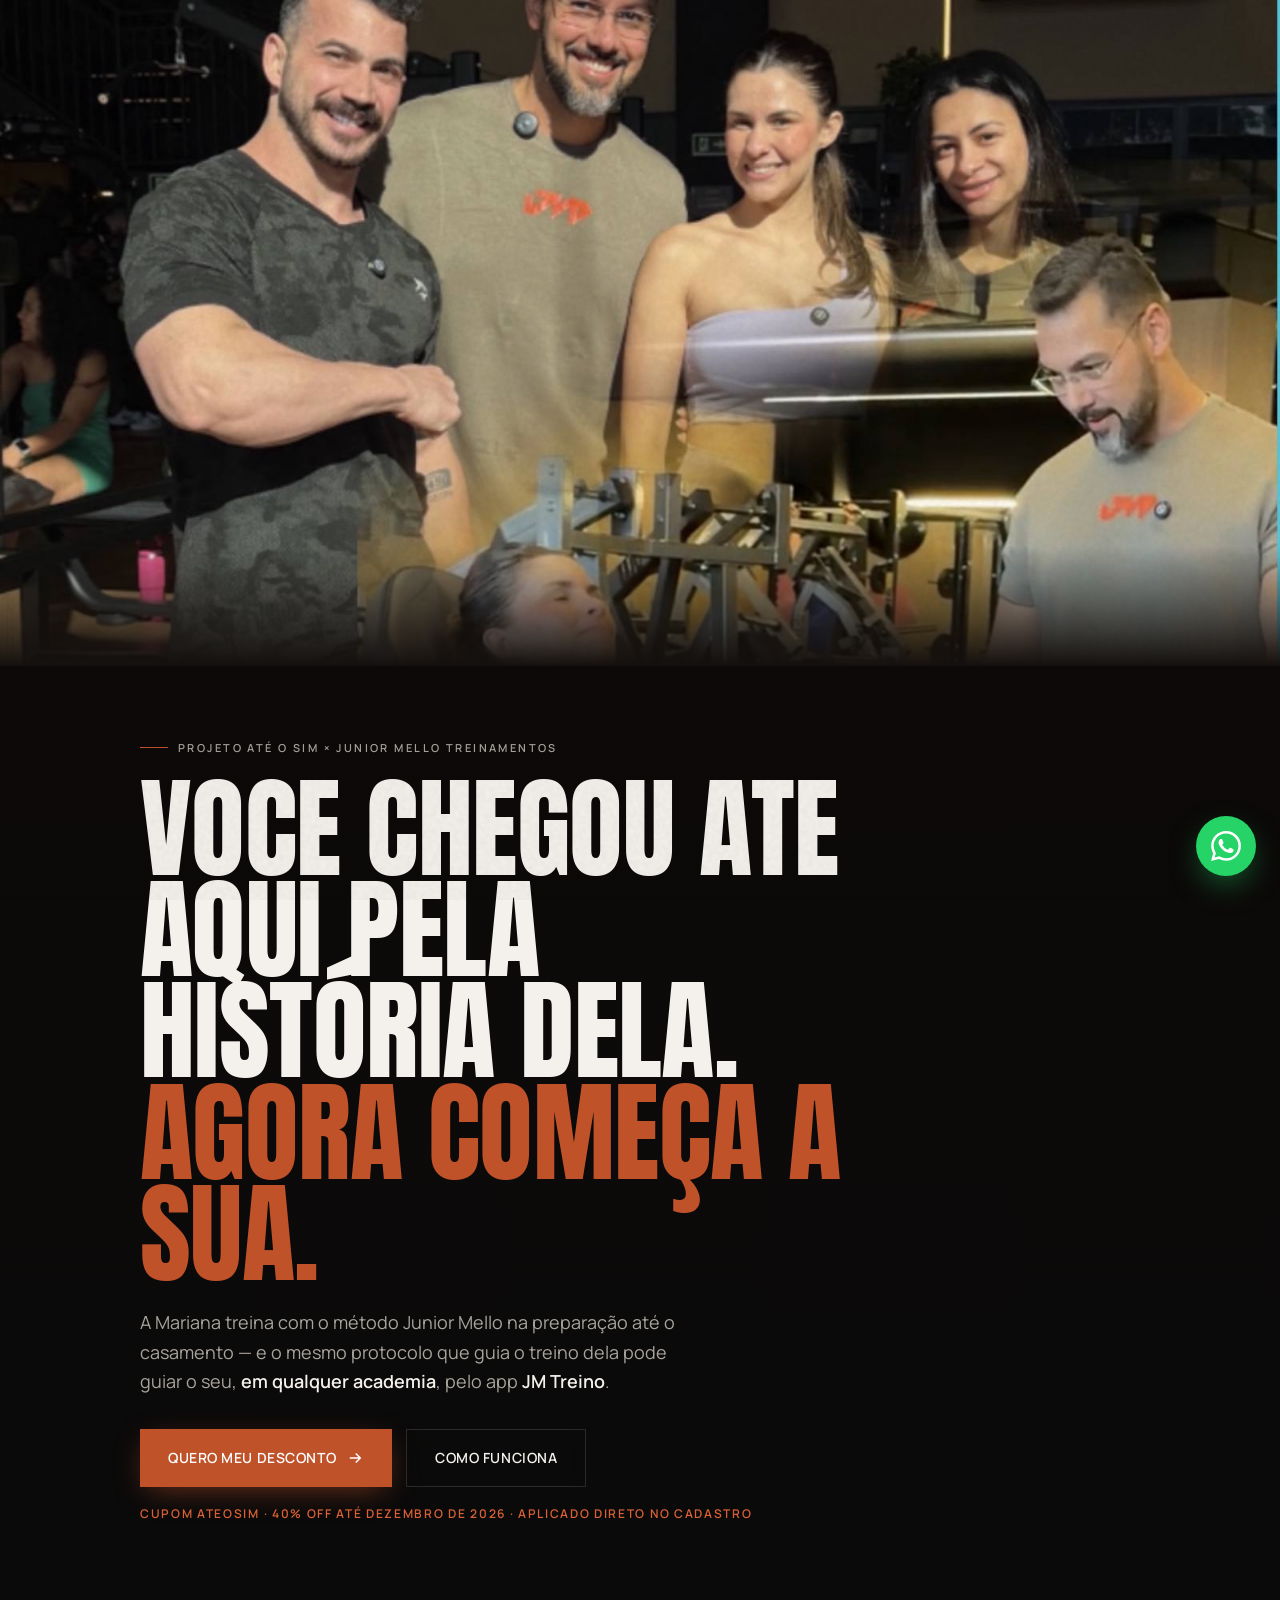
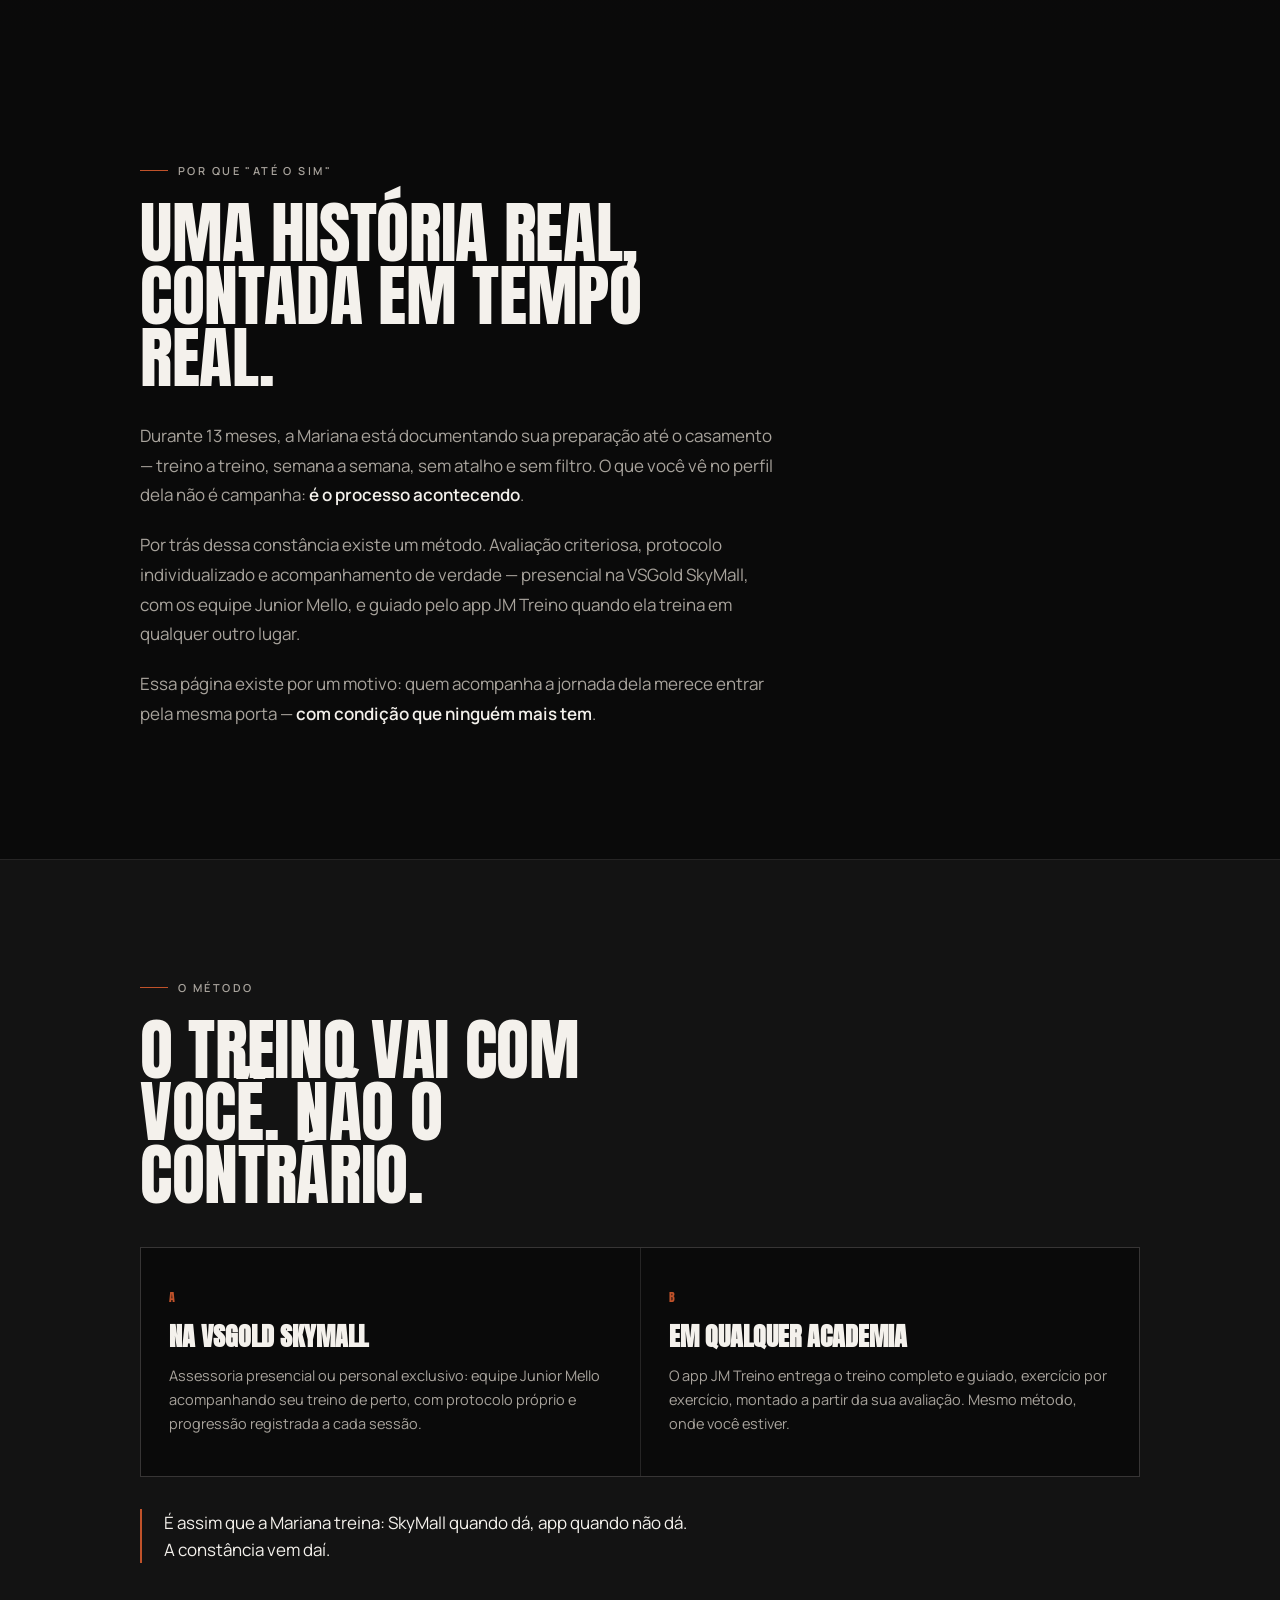
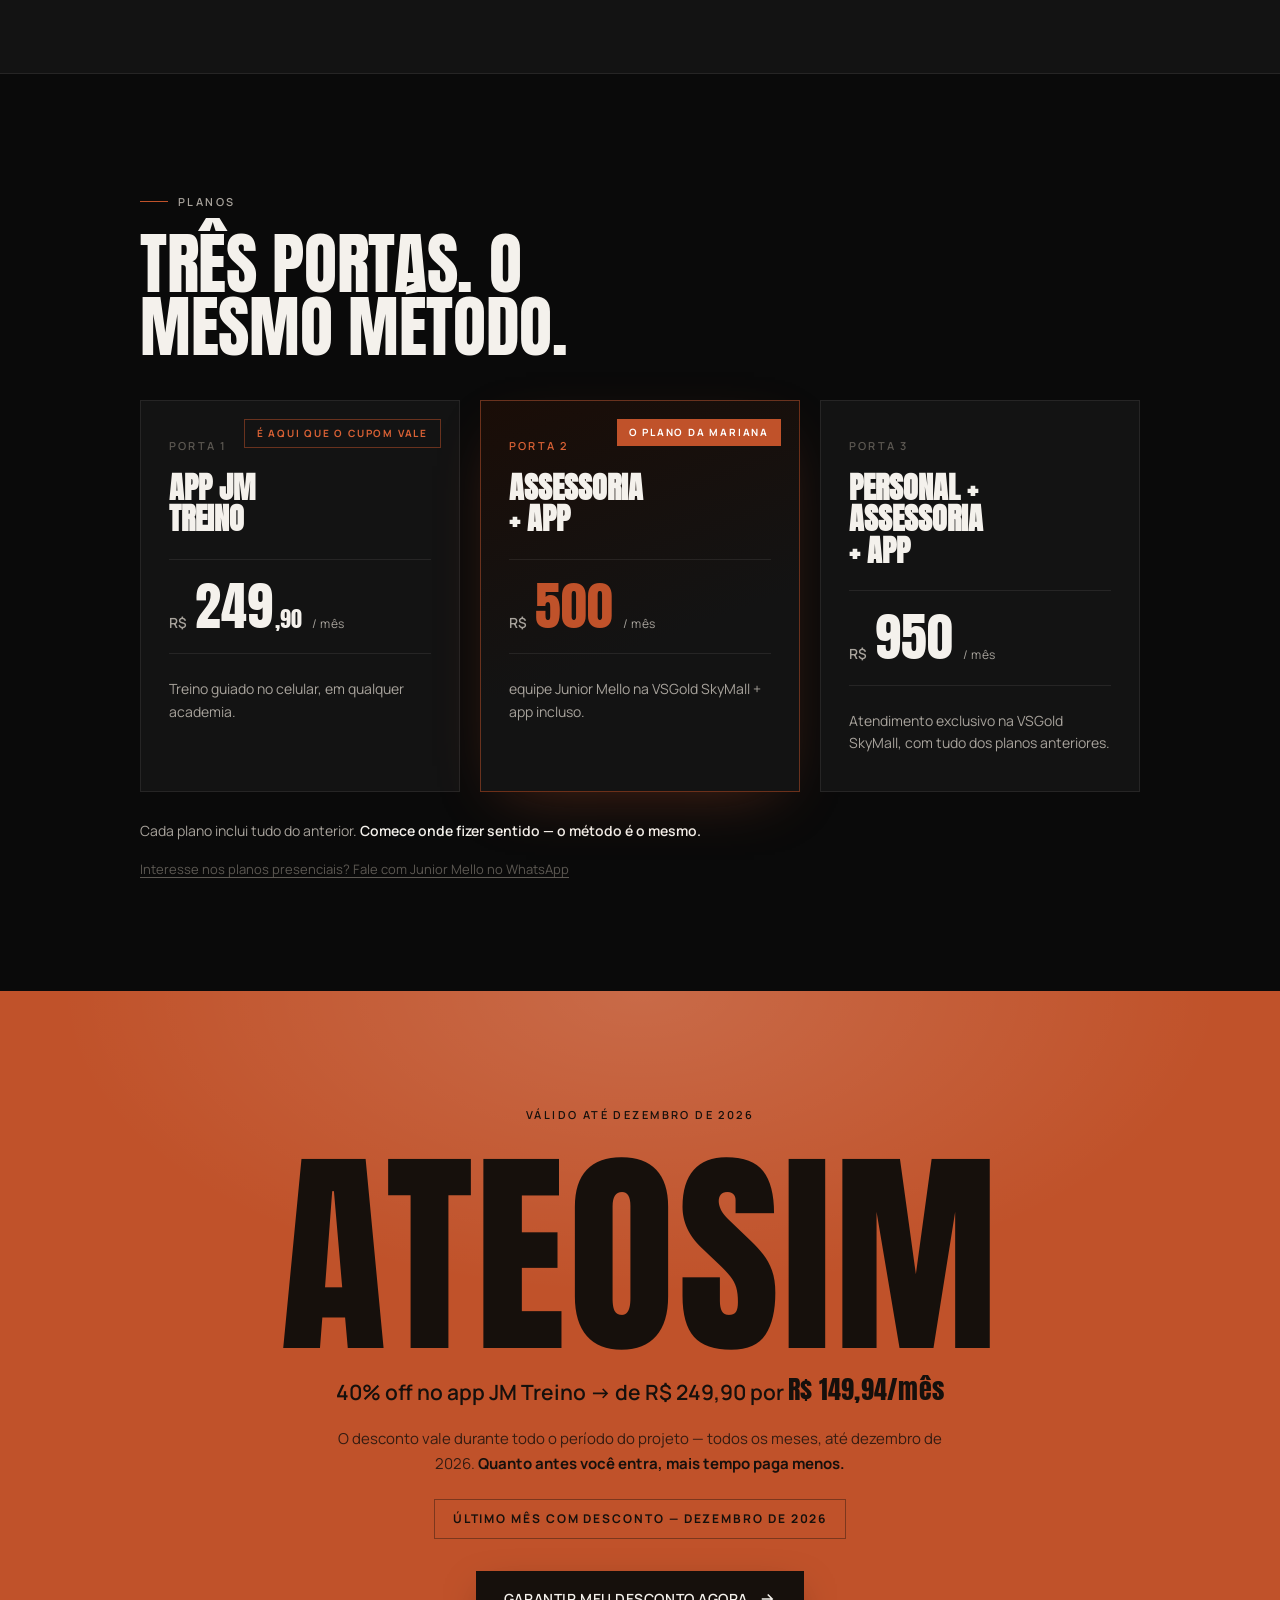
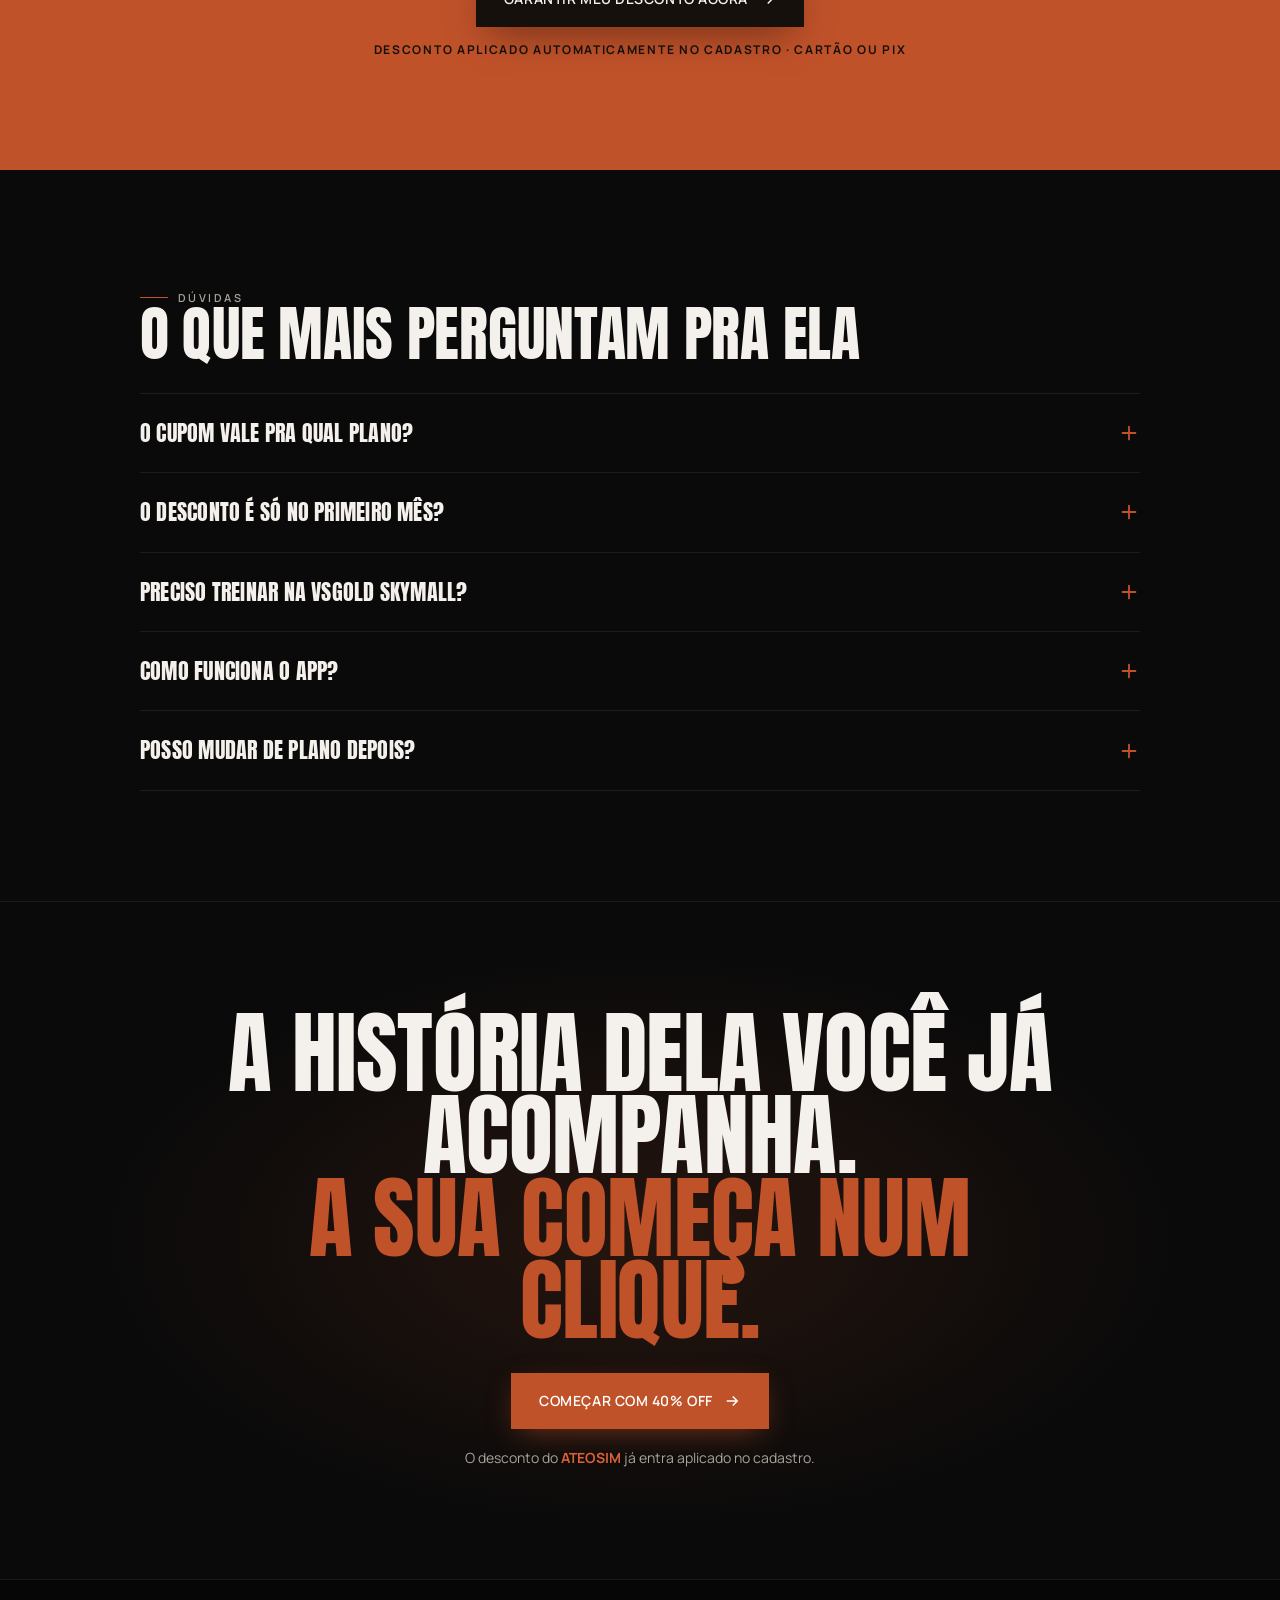
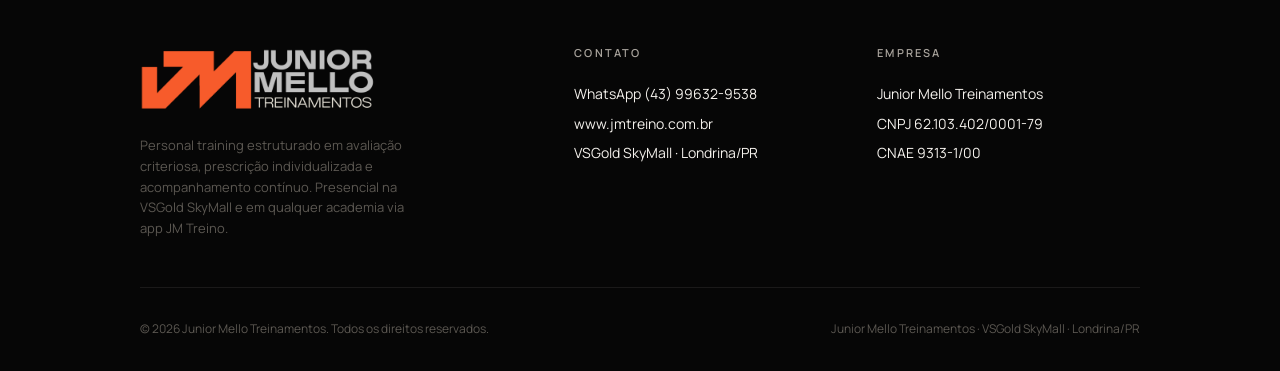
<file: ateosim/index.html>
<!DOCTYPE html>
<html lang="pt-BR">
<head>
<meta charset="UTF-8">
<meta name="viewport" content="width=device-width, initial-scale=1.0">
<title>Até o Sim × Junior Mello — Cupom ATEOSIM · 40% off no app JM Treino</title>
<meta name="description" content="Você chegou até aqui pela história dela. Agora começa a sua. Cupom ATEOSIM: 40% off no plano App JM Treino até dezembro de 2026 — o mesmo método que guia o treino da Mariana, em qualquer academia.">
<link rel="canonical" href="https://www.jmtreino.com.br/ateosim/">
<link rel="preconnect" href="https://fonts.googleapis.com">
<link rel="preconnect" href="https://fonts.gstatic.com" crossorigin>
<link href="https://fonts.googleapis.com/css2?family=Anton&family=Manrope:wght@300;400;500;600;700;800&display=swap" rel="stylesheet">
<link rel="icon" type="image/jpeg" href="[data-uri]">
<style>
  :root {
    --bg: #0a0a0a;
    --bg-2: #131313;
    --bg-3: #1a1a1a;
    --ink: #f4f1ec;
    --ink-dim: #a8a39c;
    --ink-faint: #5c5852;
    --accent: #C0522A;
    --accent-bright: #d96135;
    --accent-deep: #8f3d1f;
    --line: rgba(244, 241, 236, 0.08);
    --line-2: rgba(244, 241, 236, 0.14);
  }

  * { margin: 0; padding: 0; box-sizing: border-box; }
  html { scroll-behavior: smooth; -webkit-text-size-adjust: 100%; }
  body {
    background: var(--bg);
    color: var(--ink);
    font-family: 'Manrope', -apple-system, system-ui, sans-serif;
    font-weight: 400;
    line-height: 1.55;
    overflow-x: hidden;
    -webkit-font-smoothing: antialiased;
    -moz-osx-font-smoothing: grayscale;
    position: relative;
  }
  body::before {
    content: '';
    position: fixed;
    inset: 0;
    background-image: url("data:image/svg+xml;utf8,<svg viewBox='0 0 200 200' xmlns='http://www.w3.org/2000/svg'><filter id='n'><feTurbulence type='fractalNoise' baseFrequency='0.85' numOctaves='2' stitchTiles='stitch'/><feColorMatrix values='0 0 0 0 0 0 0 0 0 0 0 0 0 0 0 0 0 0 0.12 0'/></filter><rect width='100%25' height='100%25' filter='url(%23n)'/></svg>");
    opacity: 0.4;
    pointer-events: none;
    z-index: 1;
  }
  ::selection { background: var(--accent); color: var(--bg); }

  .display {
    font-family: 'Anton', 'Bebas Neue', 'Oswald', sans-serif;
    font-weight: 400;
    letter-spacing: -0.005em;
    line-height: 0.92;
    text-transform: uppercase;
  }

  .eyebrow {
    font-family: 'Manrope', sans-serif;
    font-size: 11px;
    font-weight: 600;
    letter-spacing: 0.22em;
    text-transform: uppercase;
    color: var(--ink-dim);
    display: inline-flex;
    align-items: center;
    gap: 10px;
  }
  .eyebrow::before { content: ''; width: 28px; height: 1px; background: var(--accent); flex: none; }
  .eyebrow.center::before { display: none; }
  .eyebrow.center { justify-content: center; }

  .wrap {
    width: 100%;
    max-width: 1080px;
    margin: 0 auto;
    padding: 0 24px;
    position: relative;
    z-index: 3;
  }
  @media (min-width: 768px) { .wrap { padding: 0 40px; } }

  section {
    padding: 80px 0;
    position: relative;
    z-index: 2;
  }
  @media (min-width: 768px) { section { padding: 110px 0; } }

  .btn {
    display: inline-flex;
    align-items: center;
    gap: 10px;
    padding: 17px 28px;
    text-decoration: none;
    font-size: 14px;
    font-weight: 600;
    letter-spacing: 0.04em;
    text-transform: uppercase;
    border-radius: 0;
    transition: all 0.25s cubic-bezier(0.2, 0.7, 0.2, 1);
    cursor: pointer;
    border: none;
    font-family: inherit;
  }
  .btn-primary {
    background: var(--accent);
    color: #fff;
    box-shadow: 0 8px 30px -8px rgba(192, 82, 42, 0.6);
  }
  .btn-primary:hover {
    background: var(--accent-bright);
    transform: translateY(-2px);
    box-shadow: 0 14px 40px -8px rgba(192, 82, 42, 0.75);
  }
  .btn-ghost {
    background: rgba(10, 10, 10, 0.4);
    color: var(--ink);
    border: 1px solid var(--line-2);
    backdrop-filter: blur(8px);
    -webkit-backdrop-filter: blur(8px);
  }
  .btn-ghost:hover {
    border-color: var(--ink);
    background: rgba(244, 241, 236, 0.06);
  }
  .btn svg { width: 18px; height: 18px; flex: none; }

  /* ====== HERO ====== */
  .hero {
    position: relative;
    overflow: hidden;
    isolation: isolate;
    background:
      radial-gradient(ellipse 80% 40% at 50% 0%, rgba(192,82,42,0.07), transparent 60%),
      linear-gradient(180deg, #15110f 0%, #0d0a09 40%, var(--bg) 100%);
  }

  /* Foto da Mariana com a equipe Junior Mello — fusão com o fundo feita pelo ::after */
  .hero-image {
    position: relative;
    width: 100%;
    aspect-ratio: 64 / 45; /* proporção real da foto — menos corte */
    max-height: 74vh;
    background-image: url("[data-uri]");
    background-size: cover;
    background-position: center 38%;
  }
  @media (max-width: 767px) {
    .hero-image {
      background-image: url("[data-uri]");
      aspect-ratio: 4 / 3;
      max-height: 42vh;
    }
  }
  .hero-image::after {
    content: '';
    position: absolute;
    left: 0; right: 0; bottom: 0;
    height: 120px;
    background: linear-gradient(180deg, transparent 0%, #15110f 100%);
    pointer-events: none;
    z-index: 2;
  }

  .hero-content {
    position: relative;
    z-index: 4;
    padding: 48px 0 90px;
  }
  @media (min-width: 768px) { .hero-content { padding: 64px 0 120px; } }

  .hero h1 {
    font-size: clamp(42px, 9vw, 110px);
    margin-top: 22px;
    max-width: 14ch;
  }
  .hero h1 .accent { color: var(--accent); }
  .hero h1 .line { display: block; overflow: hidden; }
  .hero h1 .line span {
    display: inline-block;
    animation: rise 1s cubic-bezier(0.2, 0.7, 0.2, 1) backwards;
  }
  .hero h1 .line:nth-child(1) span { animation-delay: 0.2s; }
  .hero h1 .line:nth-child(2) span { animation-delay: 0.32s; }
  .hero h1 .line:nth-child(3) span { animation-delay: 0.44s; }
  @keyframes rise {
    from { transform: translateY(110%); opacity: 0; }
    to { transform: translateY(0); opacity: 1; }
  }
  @keyframes fadeIn {
    from { opacity: 0; transform: translateY(20px); }
    to { opacity: 1; transform: translateY(0); }
  }

  .hero .lede {
    font-size: clamp(15px, 1.55vw, 18px);
    color: var(--ink-dim);
    max-width: 560px;
    margin-top: 24px;
    line-height: 1.65;
    animation: fadeIn 1s 0.6s ease backwards;
  }
  .hero .lede strong { color: var(--ink); font-weight: 600; }

  .hero-ctas {
    display: flex;
    flex-wrap: wrap;
    gap: 14px;
    margin-top: 32px;
    animation: fadeIn 1s 0.78s ease backwards;
  }
  .hero-microcopy {
    margin-top: 18px;
    font-size: 12px;
    font-weight: 600;
    letter-spacing: 0.14em;
    text-transform: uppercase;
    color: var(--accent-bright);
    animation: fadeIn 1s 0.9s ease backwards;
  }

  /* ====== HISTÓRIA ====== */
  .story h2 { font-size: clamp(34px, 5.5vw, 68px); margin: 22px 0 32px; max-width: 16ch; }
  .story p {
    color: var(--ink-dim);
    font-size: clamp(15px, 1.4vw, 17px);
    line-height: 1.75;
    max-width: 640px;
    margin-bottom: 20px;
  }
  .story p strong { color: var(--ink); font-weight: 600; }

  /* ====== COMO FUNCIONA ====== */
  .metodo {
    background: var(--bg-2);
    border-top: 1px solid var(--line);
    border-bottom: 1px solid var(--line);
  }
  .metodo h2 { font-size: clamp(34px, 5.5vw, 68px); margin: 22px 0 42px; max-width: 16ch; }
  .metodo-grid {
    display: grid;
    grid-template-columns: 1fr;
    gap: 1px;
    background: var(--line);
    border: 1px solid var(--line);
  }
  @media (min-width: 768px) { .metodo-grid { grid-template-columns: 1fr 1fr; } }
  .metodo-card { background: var(--bg); padding: 40px 28px; }
  .metodo-card .mc-num {
    font-family: 'Anton', sans-serif;
    font-size: 12px;
    letter-spacing: 0.2em;
    color: var(--accent);
    margin-bottom: 16px;
  }
  .metodo-card h3 {
    font-family: 'Anton', sans-serif;
    font-size: 26px;
    text-transform: uppercase;
    line-height: 1.05;
    margin-bottom: 14px;
  }
  .metodo-card p { color: var(--ink-dim); font-size: 14.5px; line-height: 1.65; }
  .metodo-close {
    margin-top: 32px;
    padding-left: 22px;
    border-left: 2px solid var(--accent);
    color: var(--ink);
    font-size: clamp(15px, 1.4vw, 17px);
    line-height: 1.6;
    max-width: 560px;
  }

  /* ====== PLANOS (mesmos cards da LP principal) ====== */
  .planos h2 { font-size: clamp(34px, 5.5vw, 68px); margin: 22px 0 42px; max-width: 16ch; }
  .plans-grid {
    display: grid;
    grid-template-columns: 1fr;
    gap: 24px;
  }
  @media (min-width: 900px) { .plans-grid { grid-template-columns: repeat(3, 1fr); gap: 20px; } }
  .plan {
    background: var(--bg-2);
    border: 1px solid var(--line);
    padding: 36px 28px;
    display: flex;
    flex-direction: column;
    transition: transform 0.3s, border-color 0.3s;
    position: relative;
    overflow: hidden;
  }
  .plan:hover { transform: translateY(-4px); border-color: var(--line-2); }
  .plan.featured {
    background: linear-gradient(160deg, #1a0d07 0%, var(--bg-2) 60%);
    border-color: rgba(192, 82, 42, 0.5);
    box-shadow: 0 20px 60px -25px rgba(192, 82, 42, 0.4);
  }
  .plan-badge {
    position: absolute;
    top: 18px;
    right: 18px;
    padding: 6px 12px;
    font-size: 10px;
    font-weight: 700;
    letter-spacing: 0.18em;
    text-transform: uppercase;
  }
  .plan-badge.solid { background: var(--accent); color: #fff; }
  .plan-badge.line { border: 1px solid rgba(192, 82, 42, 0.5); color: var(--accent-bright); }
  .plan-tag {
    font-size: 11px;
    font-weight: 600;
    letter-spacing: 0.2em;
    text-transform: uppercase;
    color: var(--ink-faint);
    margin-bottom: 18px;
  }
  .plan.featured .plan-tag { color: var(--accent-bright); }
  .plan h3 {
    font-family: 'Anton', sans-serif;
    font-size: 30px;
    text-transform: uppercase;
    line-height: 1.05;
    margin-bottom: 24px;
    max-width: 10ch;
  }
  .plan-price {
    display: flex;
    flex-direction: column;
    gap: 4px;
    padding: 20px 0;
    border-top: 1px solid var(--line);
    border-bottom: 1px solid var(--line);
    margin-bottom: 24px;
  }
  .plan-price-row { display: flex; align-items: baseline; gap: 4px; }
  .plan-price .curr { font-size: 14px; color: var(--ink-dim); font-weight: 600; margin-right: 4px; }
  .plan-price .val { font-family: 'Anton', sans-serif; font-size: 52px; line-height: 1; }
  .plan-price .cents { font-family: 'Anton', sans-serif; font-size: 22px; line-height: 1; margin-left: -2px; }
  .plan.featured .plan-price .val,
  .plan.featured .plan-price .cents { color: var(--accent); }
  .plan-price .unit { font-size: 12px; color: var(--ink-dim); letter-spacing: 0.05em; margin-left: 6px; }
  .plan p.plan-desc { color: var(--ink-dim); font-size: 14px; line-height: 1.6; flex: 1; }
  .plans-note {
    margin-top: 28px;
    color: var(--ink-dim);
    font-size: 14px;
    line-height: 1.6;
  }
  .plans-note strong { color: var(--ink); font-weight: 600; }
  .wa-discreto {
    color: var(--ink-faint);
    font-size: 13px;
    text-decoration: underline;
    text-underline-offset: 3px;
    transition: color 0.2s;
  }
  .wa-discreto:hover { color: var(--ink-dim); }
  p.wa-discreto-row { margin-top: 14px; }

  /* ====== CUPOM (bloco accent — assinatura da página) ====== */
  .cupom {
    background: var(--accent);
    color: #16100c;
    position: relative;
    overflow: hidden;
  }
  .cupom::before {
    content: '';
    position: absolute;
    inset: 0;
    background: radial-gradient(ellipse 70% 60% at 50% 0%, rgba(255,255,255,0.14), transparent 65%);
    pointer-events: none;
  }
  .cupom .wrap { text-align: center; }
  .cupom .eyebrow { color: #16100c; }
  .cupom .eyebrow::before { background: #16100c; }
  .cupom-code {
    font-family: 'Anton', sans-serif;
    font-size: clamp(72px, 18vw, 220px);
    line-height: 0.95;
    text-transform: uppercase;
    letter-spacing: 0.01em;
    color: #16100c;
    margin: 24px 0 10px;
    user-select: all;
  }
  .cupom-line1 {
    font-size: clamp(16px, 2vw, 21px);
    font-weight: 600;
    color: #16100c;
  }
  .cupom-line1 strong {
    font-family: 'Anton', sans-serif;
    font-weight: 400;
    font-size: 1.25em;
    letter-spacing: 0.01em;
  }
  .cupom-line2 {
    max-width: 620px;
    margin: 18px auto 0;
    font-size: 15px;
    line-height: 1.65;
    color: rgba(22, 16, 12, 0.82);
  }
  .cupom-line2 strong { color: #16100c; }
  .cupom-counter {
    display: inline-flex;
    align-items: center;
    gap: 10px;
    margin-top: 22px;
    padding: 10px 18px;
    border: 1px solid rgba(22, 16, 12, 0.4);
    font-size: 12px;
    font-weight: 700;
    letter-spacing: 0.16em;
    text-transform: uppercase;
    color: #16100c;
  }
  .cupom .btn-dark {
    background: #16100c;
    color: var(--ink);
    box-shadow: 0 14px 40px -12px rgba(0, 0, 0, 0.5);
    margin-top: 32px;
  }
  .cupom .btn-dark:hover {
    background: #000;
    transform: translateY(-2px);
  }
  .cupom-note {
    display: block;
    margin-top: 14px;
    font-size: 12px;
    font-weight: 700;
    letter-spacing: 0.14em;
    text-transform: uppercase;
    color: #16100c;
  }

  /* ====== FAQ (mesmo accordion da LP principal) ====== */
  .faq h2 { font-size: clamp(30px, 5vw, 60px); margin-bottom: 12px; }
  .faq-list { border-top: 1px solid var(--line); margin-top: 32px; }
  .faq-item { border-bottom: 1px solid var(--line); }
  .faq-q {
    display: flex;
    justify-content: space-between;
    align-items: center;
    width: 100%;
    background: none;
    border: none;
    color: var(--ink);
    padding: 26px 0;
    text-align: left;
    cursor: pointer;
    font-family: 'Anton', sans-serif;
    font-size: clamp(17px, 2vw, 22px);
    text-transform: uppercase;
    letter-spacing: 0.01em;
    line-height: 1.2;
    transition: color 0.2s;
  }
  .faq-q:hover { color: var(--accent); }
  .faq-icon {
    width: 22px; height: 22px;
    flex: none;
    margin-left: 20px;
    color: var(--accent);
    transition: transform 0.3s ease;
  }
  .faq-item.open .faq-icon { transform: rotate(45deg); }
  .faq-a { max-height: 0; overflow: hidden; transition: max-height 0.4s ease; }
  .faq-a-inner {
    padding: 0 0 26px;
    color: var(--ink-dim);
    font-size: 15px;
    line-height: 1.7;
    max-width: 720px;
  }

  /* ====== CTA FINAL ====== */
  .final-cta {
    background: var(--bg);
    text-align: center;
    position: relative;
    overflow: hidden;
    border-top: 1px solid var(--line);
  }
  .final-cta::before {
    content: '';
    position: absolute;
    inset: 0;
    background: radial-gradient(ellipse at center, rgba(192, 82, 42, 0.15), transparent 60%);
    pointer-events: none;
  }
  .final-cta-content { position: relative; z-index: 2; max-width: 860px; margin: 0 auto; }
  .final-cta h2 { font-size: clamp(36px, 7vw, 96px); margin: 0 0 32px; }
  .final-cta h2 .accent { color: var(--accent); }
  .final-cta .microcopy {
    margin-top: 18px;
    color: var(--ink-dim);
    font-size: 14px;
  }
  .final-cta .microcopy strong { color: var(--accent-bright); font-weight: 700; }

  /* ====== FOOTER (mesmo da LP principal) ====== */
  footer {
    background: #060606;
    padding: 64px 0 32px;
    border-top: 1px solid var(--line);
    position: relative;
    z-index: 2;
  }
  .foot-grid {
    display: grid;
    grid-template-columns: 1fr;
    gap: 40px;
    padding-bottom: 48px;
    border-bottom: 1px solid var(--line);
  }
  @media (min-width: 800px) { .foot-grid { grid-template-columns: 1.5fr 1fr 1fr; } }
  .foot-brand img { height: 32px; margin-bottom: 20px; }
  .foot-brand p { color: var(--ink-faint); font-size: 13px; line-height: 1.6; max-width: 280px; }
  .foot-col h6 {
    font-size: 11px;
    font-weight: 600;
    letter-spacing: 0.2em;
    text-transform: uppercase;
    color: var(--ink-dim);
    margin-bottom: 18px;
  }
  .foot-col a, .foot-col p {
    display: block;
    color: var(--ink);
    text-decoration: none;
    font-size: 14px;
    padding: 4px 0;
    transition: color 0.2s;
  }
  .foot-col a:hover { color: var(--accent); }
  .foot-bottom {
    display: flex;
    flex-direction: column;
    gap: 10px;
    padding-top: 32px;
    color: var(--ink-faint);
    font-size: 12px;
  }
  @media (min-width: 700px) {
    .foot-bottom { flex-direction: row; justify-content: space-between; }
  }

  /* WA float */
  .wa-float {
    position: fixed;
    bottom: 24px;
    right: 24px;
    z-index: 99;
    background: #25D366;
    color: #fff;
    width: 60px; height: 60px;
    border-radius: 50%;
    display: flex;
    align-items: center;
    justify-content: center;
    text-decoration: none;
    box-shadow: 0 12px 32px -8px rgba(37, 211, 102, 0.55);
    transition: transform 0.25s, box-shadow 0.25s;
  }
  .wa-float:hover { transform: scale(1.08); box-shadow: 0 16px 40px -8px rgba(37, 211, 102, 0.7); }
  .wa-float svg { width: 30px; height: 30px; }

  .reveal {
    opacity: 0;
    transform: translateY(30px);
    transition: opacity 0.8s ease, transform 0.8s ease;
  }
  .reveal.in { opacity: 1; transform: translateY(0); }
</style>
</head>
<body>

<!--
  CHECKOUT DA CAMPANHA (Asaas, via app — não WhatsApp):
   • Campanha ATEOSIM criada no app (Cobranças → Campanhas): www.jmtreino.com.br/c/c4f53bee
   • Os CTAs levam ao cadastro /c/<token> do app, que aplica o desconto e cobra via Asaas.
   • Se o token for trocado/desativado, atualize CAMPAIGN_TOKEN abaixo; com ele vazio,
     os CTAs caem no WhatsApp (fallback), como na LP principal.
   • ?c=<token> na URL da página sobrepõe o token (útil para testar outra campanha).
-->
<script>
(function () {
  "use strict";
  var ATEOSIM_CONFIG = {
    APP_URL: "https://www.jmtreino.com.br",
    CAMPAIGN_TOKEN: "c4f53bee",
    META_PIXEL_ID: "1763485467974691"
  };

  // Atribuição: captura e persiste UTMs / click IDs (identificação de origem da campanha).
  // A página /c/:token do app lê esses parâmetros da query e grava em `atribuicao`.
  var TRACK_KEYS = ["utm_source","utm_medium","utm_campaign","utm_content","utm_term","fbclid","gclid","ttclid"];
  var STORE_KEY = "jm_treino_attribution";
  var attribution = (function () {
    var stored;
    try { stored = JSON.parse(localStorage.getItem(STORE_KEY)) || {}; } catch (e) { stored = {}; }
    var params = new URLSearchParams(window.location.search);
    var changed = false;
    TRACK_KEYS.forEach(function (k) {
      var v = params.get(k);
      if (v && stored[k] !== v) { stored[k] = v; changed = true; }
    });
    if (changed) {
      try { localStorage.setItem(STORE_KEY, JSON.stringify(stored)); } catch (e) {}
    }
    return stored;
  })();

  function checkoutUrl() {
    var token = new URLSearchParams(window.location.search).get("c") || ATEOSIM_CONFIG.CAMPAIGN_TOKEN;
    if (!token) return "";
    var qs = [];
    TRACK_KEYS.forEach(function (k) {
      if (attribution[k]) qs.push(encodeURIComponent(k) + "=" + encodeURIComponent(attribution[k]));
    });
    var url = ATEOSIM_CONFIG.APP_URL.replace(/\/+$/, "") + "/c/" + encodeURIComponent(token);
    return qs.length ? url + "?" + qs.join("&") : url;
  }

  if (ATEOSIM_CONFIG.META_PIXEL_ID) {
    !function(f,b,e,v,n,t,s){if(f.fbq)return;n=f.fbq=function(){n.callMethod?
    n.callMethod.apply(n,arguments):n.queue.push(arguments)};if(!f._fbq)f._fbq=n;
    n.push=n;n.loaded=!0;n.version='2.0';n.queue=[];t=b.createElement(e);t.async=!0;
    t.src=v;s=b.getElementsByTagName(e)[0];s.parentNode.insertBefore(t,s)}(window,
    document,'script','https://connect.facebook.net/en_US/fbevents.js');
    window.fbq('init', ATEOSIM_CONFIG.META_PIXEL_ID);
    window.fbq('track', 'PageView');
  }
  function track(event, name) {
    if (window.fbq) { try { window.fbq('track', event, { content_name: name }); } catch (e) {} }
  }

  document.addEventListener('DOMContentLoaded', function () {
    var url = checkoutUrl();
    document.querySelectorAll('.js-checkout').forEach(function (a) {
      if (url) {
        a.setAttribute('href', url);
        a.addEventListener('click', function () { track('InitiateCheckout', 'ateosim_checkout'); });
      } else {
        // Fallback sem token: o funil segue para o WhatsApp
        a.addEventListener('click', function () { track('Lead', 'ateosim_whatsapp'); });
      }
    });
    document.querySelectorAll('a[href*="wa.me/"]:not(.js-checkout)').forEach(function (a) {
      a.addEventListener('click', function () { track('Contact', 'ateosim_whatsapp'); });
    });
  });
})();
</script>

<!-- SEÇÃO 1 — HERO -->
<header class="hero">
  <div class="hero-image"></div>
  <div class="wrap">
    <div class="hero-content">
      <span class="eyebrow">Projeto Até o Sim × Junior Mello Treinamentos</span>
      <h1 class="display">
        <span class="line"><span>Você chegou até</span></span>
        <span class="line"><span>aqui pela história dela.</span></span>
        <span class="line"><span class="accent">Agora começa a sua.</span></span>
      </h1>
      <p class="lede">
        A Mariana treina com o método Junior Mello na preparação até o casamento — e o mesmo protocolo que guia o treino dela pode guiar o seu, <strong>em qualquer academia</strong>, pelo app <strong>JM Treino</strong>.
      </p>
      <div class="hero-ctas">
        <a class="btn btn-primary js-checkout" href="https://wa.me/5543996329538?text=Oi!%20Vim%20pelo%20At%C3%A9%20o%20Sim%20e%20quero%20usar%20o%20cupom%20ATEOSIM">
          Quero meu desconto
          <svg viewBox="0 0 24 24" fill="none" stroke="currentColor" stroke-width="2"><path d="M5 12h14M13 6l6 6-6 6"/></svg>
        </a>
        <a class="btn btn-ghost" href="#metodo">Como funciona</a>
      </div>
      <p class="hero-microcopy">Cupom ATEOSIM · 40% off até dezembro de 2026 · aplicado direto no cadastro</p>
    </div>
  </div>
</header>

<!-- SEÇÃO 2 — A HISTÓRIA -->
<section class="story">
  <div class="wrap">
    <div class="reveal">
      <span class="eyebrow">Por que "Até o Sim"</span>
      <h2 class="display">Uma história real, contada em tempo real.</h2>
      <p>Durante 13 meses, a Mariana está documentando sua preparação até o casamento — treino a treino, semana a semana, sem atalho e sem filtro. O que você vê no perfil dela não é campanha: <strong>é o processo acontecendo</strong>.</p>
      <p>Por trás dessa constância existe um método. Avaliação criteriosa, protocolo individualizado e acompanhamento de verdade — presencial na VSGold SkyMall, com os equipe Junior Mello, e guiado pelo app JM Treino quando ela treina em qualquer outro lugar.</p>
      <p>Essa página existe por um motivo: quem acompanha a jornada dela merece entrar pela mesma porta — <strong>com condição que ninguém mais tem</strong>.</p>
    </div>
  </div>
</section>

<!-- SEÇÃO 3 — COMO FUNCIONA -->
<section id="metodo" class="metodo">
  <div class="wrap">
    <div class="reveal">
      <span class="eyebrow">O método</span>
      <h2 class="display">O treino vai com você. Não o contrário.</h2>
      <div class="metodo-grid">
        <div class="metodo-card">
          <div class="mc-num">A</div>
          <h3>Na VSGold SkyMall</h3>
          <p>Assessoria presencial ou personal exclusivo: equipe Junior Mello acompanhando seu treino de perto, com protocolo próprio e progressão registrada a cada sessão.</p>
        </div>
        <div class="metodo-card">
          <div class="mc-num">B</div>
          <h3>Em qualquer academia</h3>
          <p>O app JM Treino entrega o treino completo e guiado, exercício por exercício, montado a partir da sua avaliação. Mesmo método, onde você estiver.</p>
        </div>
      </div>
      <p class="metodo-close">É assim que a Mariana treina: SkyMall quando dá, app quando não dá. A constância vem daí.</p>
    </div>
  </div>
</section>

<!-- SEÇÃO 4 — PLANOS -->
<section id="planos" class="planos">
  <div class="wrap">
    <div class="reveal">
      <span class="eyebrow">Planos</span>
      <h2 class="display">Três portas. O mesmo método.</h2>
      <div class="plans-grid">
        <div class="plan">
          <span class="plan-badge line">É aqui que o cupom vale</span>
          <div class="plan-tag">Porta 1</div>
          <h3>App JM Treino</h3>
          <div class="plan-price">
            <div class="plan-price-row">
              <span class="curr">R$</span><span class="val">249</span><span class="cents">,90</span><span class="unit">/ mês</span>
            </div>
          </div>
          <p class="plan-desc">Treino guiado no celular, em qualquer academia.</p>
        </div>
        <div class="plan featured">
          <span class="plan-badge solid">O plano da Mariana</span>
          <div class="plan-tag">Porta 2</div>
          <h3>Assessoria + App</h3>
          <div class="plan-price">
            <div class="plan-price-row">
              <span class="curr">R$</span><span class="val">500</span><span class="unit">/ mês</span>
            </div>
          </div>
          <p class="plan-desc">equipe Junior Mello na VSGold SkyMall + app incluso.</p>
        </div>
        <div class="plan">
          <div class="plan-tag">Porta 3</div>
          <h3>Personal + Assessoria + App</h3>
          <div class="plan-price">
            <div class="plan-price-row">
              <span class="curr">R$</span><span class="val">950</span><span class="unit">/ mês</span>
            </div>
          </div>
          <p class="plan-desc">Atendimento exclusivo na VSGold SkyMall, com tudo dos planos anteriores.</p>
        </div>
      </div>
      <p class="plans-note">Cada plano inclui tudo do anterior. <strong>Comece onde fizer sentido — o método é o mesmo.</strong></p>
      <p class="wa-discreto-row"><a class="wa-discreto" href="https://wa.me/5543996329538?text=Oi!%20Vim%20pelo%20At%C3%A9%20o%20Sim%20e%20quero%20saber%20as%20condi%C3%A7%C3%B5es%20dos%20planos%20presenciais.">Interesse nos planos presenciais? Fale com Junior Mello no WhatsApp</a></p>
    </div>
  </div>
</section>

<!-- SEÇÃO 5 — CUPOM -->
<section id="cupom" class="cupom">
  <div class="wrap">
    <div class="reveal">
      <span class="eyebrow center">Válido até dezembro de 2026</span>
      <div class="cupom-code">ATEOSIM</div>
      <p class="cupom-line1">40% off no app JM Treino → de R$ 249,90 por <strong>R$ 149,94/mês</strong></p>
      <p class="cupom-line2">O desconto vale durante todo o período do projeto — todos os meses, até dezembro de 2026. <strong>Quanto antes você entra, mais tempo paga menos.</strong></p>
      <span class="cupom-counter" id="cupomCounter" hidden></span>
      <div>
        <a class="btn btn-dark js-checkout" href="https://wa.me/5543996329538?text=Oi!%20Vim%20pelo%20At%C3%A9%20o%20Sim%20e%20quero%20usar%20o%20cupom%20ATEOSIM">
          Garantir meu desconto agora
          <svg viewBox="0 0 24 24" fill="none" stroke="currentColor" stroke-width="2"><path d="M5 12h14M13 6l6 6-6 6"/></svg>
        </a>
        <span class="cupom-note">Desconto aplicado automaticamente no cadastro · cartão ou PIX</span>
      </div>
    </div>
  </div>
</section>

<!-- SEÇÃO 6 — FAQ -->
<section id="faq" class="faq">
  <div class="wrap">
    <div class="reveal">
      <span class="eyebrow">Dúvidas</span>
      <h2 class="display">O que mais perguntam pra ela</h2>
      <div class="faq-list">
        <div class="faq-item">
          <button class="faq-q">O cupom vale pra qual plano?
            <svg class="faq-icon" viewBox="0 0 24 24" fill="none" stroke="currentColor" stroke-width="2"><path d="M12 5v14M5 12h14" stroke-linecap="round"/></svg>
          </button>
          <div class="faq-a"><div class="faq-a-inner">Para o App JM Treino (R$ 249,90 → R$ 149,94/mês) — o desconto entra automaticamente no cadastro pelo botão desta página. Os planos presenciais têm condições direto no WhatsApp.</div></div>
        </div>
        <div class="faq-item">
          <button class="faq-q">O desconto é só no primeiro mês?
            <svg class="faq-icon" viewBox="0 0 24 24" fill="none" stroke="currentColor" stroke-width="2"><path d="M12 5v14M5 12h14" stroke-linecap="round"/></svg>
          </button>
          <div class="faq-a"><div class="faq-a-inner">Não — vale todos os meses, até dezembro de 2026.</div></div>
        </div>
        <div class="faq-item">
          <button class="faq-q">Preciso treinar na VSGold SkyMall?
            <svg class="faq-icon" viewBox="0 0 24 24" fill="none" stroke="currentColor" stroke-width="2"><path d="M12 5v14M5 12h14" stroke-linecap="round"/></svg>
          </button>
          <div class="faq-a"><div class="faq-a-inner">Só nos planos presenciais. Com o app, você treina em qualquer academia.</div></div>
        </div>
        <div class="faq-item">
          <button class="faq-q">Como funciona o app?
            <svg class="faq-icon" viewBox="0 0 24 24" fill="none" stroke="currentColor" stroke-width="2"><path d="M12 5v14M5 12h14" stroke-linecap="round"/></svg>
          </button>
          <div class="faq-a"><div class="faq-a-inner">Avaliação inicial → protocolo individualizado → treino guiado exercício por exercício, com progressão acompanhada.</div></div>
        </div>
        <div class="faq-item">
          <button class="faq-q">Posso mudar de plano depois?
            <svg class="faq-icon" viewBox="0 0 24 24" fill="none" stroke="currentColor" stroke-width="2"><path d="M12 5v14M5 12h14" stroke-linecap="round"/></svg>
          </button>
          <div class="faq-a"><div class="faq-a-inner">Pode — a escada existe pra isso. Muita gente começa no app e evolui pro presencial.</div></div>
        </div>
      </div>
    </div>
  </div>
</section>

<!-- SEÇÃO 7 — CTA FINAL -->
<section class="final-cta">
  <div class="wrap">
    <div class="final-cta-content reveal">
      <h2 class="display">A história dela você já acompanha.<br><span class="accent">A sua começa num clique.</span></h2>
      <a class="btn btn-primary js-checkout" href="https://wa.me/5543996329538?text=Oi!%20Vim%20pelo%20At%C3%A9%20o%20Sim%20e%20quero%20usar%20o%20cupom%20ATEOSIM">
        Começar com 40% off
        <svg viewBox="0 0 24 24" fill="none" stroke="currentColor" stroke-width="2"><path d="M5 12h14M13 6l6 6-6 6"/></svg>
      </a>
      <p class="microcopy">O desconto do <strong>ATEOSIM</strong> já entra aplicado no cadastro.</p>
    </div>
  </div>
</section>

<!-- FOOTER -->
<footer>
  <div class="wrap">
    <div class="foot-grid">
      <div class="foot-brand">
        <img src="[data-uri]" alt="Junior Mello Treinamentos" style="max-width:240px; width:100%; height:auto; display:block; margin-bottom:20px;">
        <p>Personal training estruturado em avaliação criteriosa, prescrição individualizada e acompanhamento contínuo. Presencial na VSGold SkyMall e em qualquer academia via app JM Treino.</p>
      </div>
      <div class="foot-col">
        <h6>Contato</h6>
        <a href="https://wa.me/5543996329538">WhatsApp (43) 99632-9538</a>
        <a href="https://www.jmtreino.com.br" target="_blank" rel="noopener">www.jmtreino.com.br</a>
        <p>VSGold SkyMall · Londrina/PR</p>
      </div>
      <div class="foot-col">
        <h6>Empresa</h6>
        <p>Junior Mello Treinamentos</p>
        <p>CNPJ 62.103.402/0001-79</p>
        <p>CNAE 9313-1/00</p>
      </div>
    </div>
    <div class="foot-bottom">
      <span>© 2026 Junior Mello Treinamentos. Todos os direitos reservados.</span>
      <span>Junior Mello Treinamentos · VSGold SkyMall · Londrina/PR</span>
    </div>
  </div>
</footer>

<a class="wa-float" href="https://wa.me/5543996329538?text=Oi!%20Vim%20pelo%20At%C3%A9%20o%20Sim%20e%20tenho%20uma%20d%C3%BAvida." aria-label="Tirar dúvida no WhatsApp">
  <svg viewBox="0 0 24 24" fill="currentColor"><path d="M17.472 14.382c-.297-.149-1.758-.867-2.03-.967-.273-.099-.471-.148-.67.15-.197.297-.767.966-.94 1.164-.173.199-.347.223-.644.075-.297-.15-1.255-.463-2.39-1.475-.883-.788-1.48-1.761-1.653-2.059-.173-.297-.018-.458.13-.606.134-.133.297-.347.446-.52.149-.174.198-.298.297-.497.1-.198.05-.371-.025-.52-.074-.149-.669-1.612-.916-2.207-.242-.579-.487-.5-.669-.51-.173-.008-.371-.01-.57-.01-.198 0-.52.074-.792.372-.272.297-1.04 1.016-1.04 2.479 0 1.462 1.065 2.875 1.213 3.074.149.198 2.096 3.2 5.077 4.487.709.306 1.262.489 1.694.625.712.227 1.36.195 1.871.118.571-.085 1.758-.719 2.006-1.413.248-.694.248-1.289.173-1.413-.074-.124-.272-.198-.57-.347m-5.421 7.403h-.004a9.87 9.87 0 01-5.031-1.378l-.361-.214-3.741.982.998-3.648-.235-.374a9.86 9.86 0 01-1.51-5.26c.001-5.45 4.436-9.884 9.888-9.884 2.64 0 5.122 1.03 6.988 2.898a9.825 9.825 0 012.893 6.994c-.003 5.45-4.437 9.884-9.885 9.884m8.413-18.297A11.815 11.815 0 0012.05 0C5.495 0 .16 5.335.157 11.892c0 2.096.547 4.142 1.588 5.945L.057 24l6.305-1.654a11.882 11.882 0 005.683 1.448h.005c6.554 0 11.89-5.335 11.893-11.893a11.821 11.821 0 00-3.48-8.413z"/></svg>
</a>

<script>
  // FAQ accordion
  document.querySelectorAll('.faq-q').forEach(btn => {
    btn.addEventListener('click', () => {
      const item = btn.parentElement;
      const ans = item.querySelector('.faq-a');
      const open = item.classList.contains('open');
      if (open) {
        item.classList.remove('open');
        ans.style.maxHeight = '0';
      } else {
        item.classList.add('open');
        ans.style.maxHeight = ans.scrollHeight + 'px';
      }
    });
  });

  // Reveal on scroll
  const obs = new IntersectionObserver((entries) => {
    entries.forEach(e => {
      if (e.isIntersecting) {
        e.target.classList.add('in');
        obs.unobserve(e.target);
      }
    });
  }, { threshold: 0.12, rootMargin: '0px 0px -60px 0px' });
  document.querySelectorAll('.reveal').forEach(el => obs.observe(el));

  // Contador de meses restantes de desconto (mecânica real, sem escassez inventada)
  (function () {
    const el = document.getElementById('cupomCounter');
    const now = new Date();
    const meses = (2026 - now.getFullYear()) * 12 + (11 - now.getMonth()) + 1;
    if (meses > 1) {
      el.textContent = 'Entrando agora: ' + meses + ' meses pagando R$ 149,94';
      el.hidden = false;
    } else if (meses === 1) {
      el.textContent = 'Último mês com desconto — dezembro de 2026';
      el.hidden = false;
    }
  })();

</script>
</body>
</html>
</file>
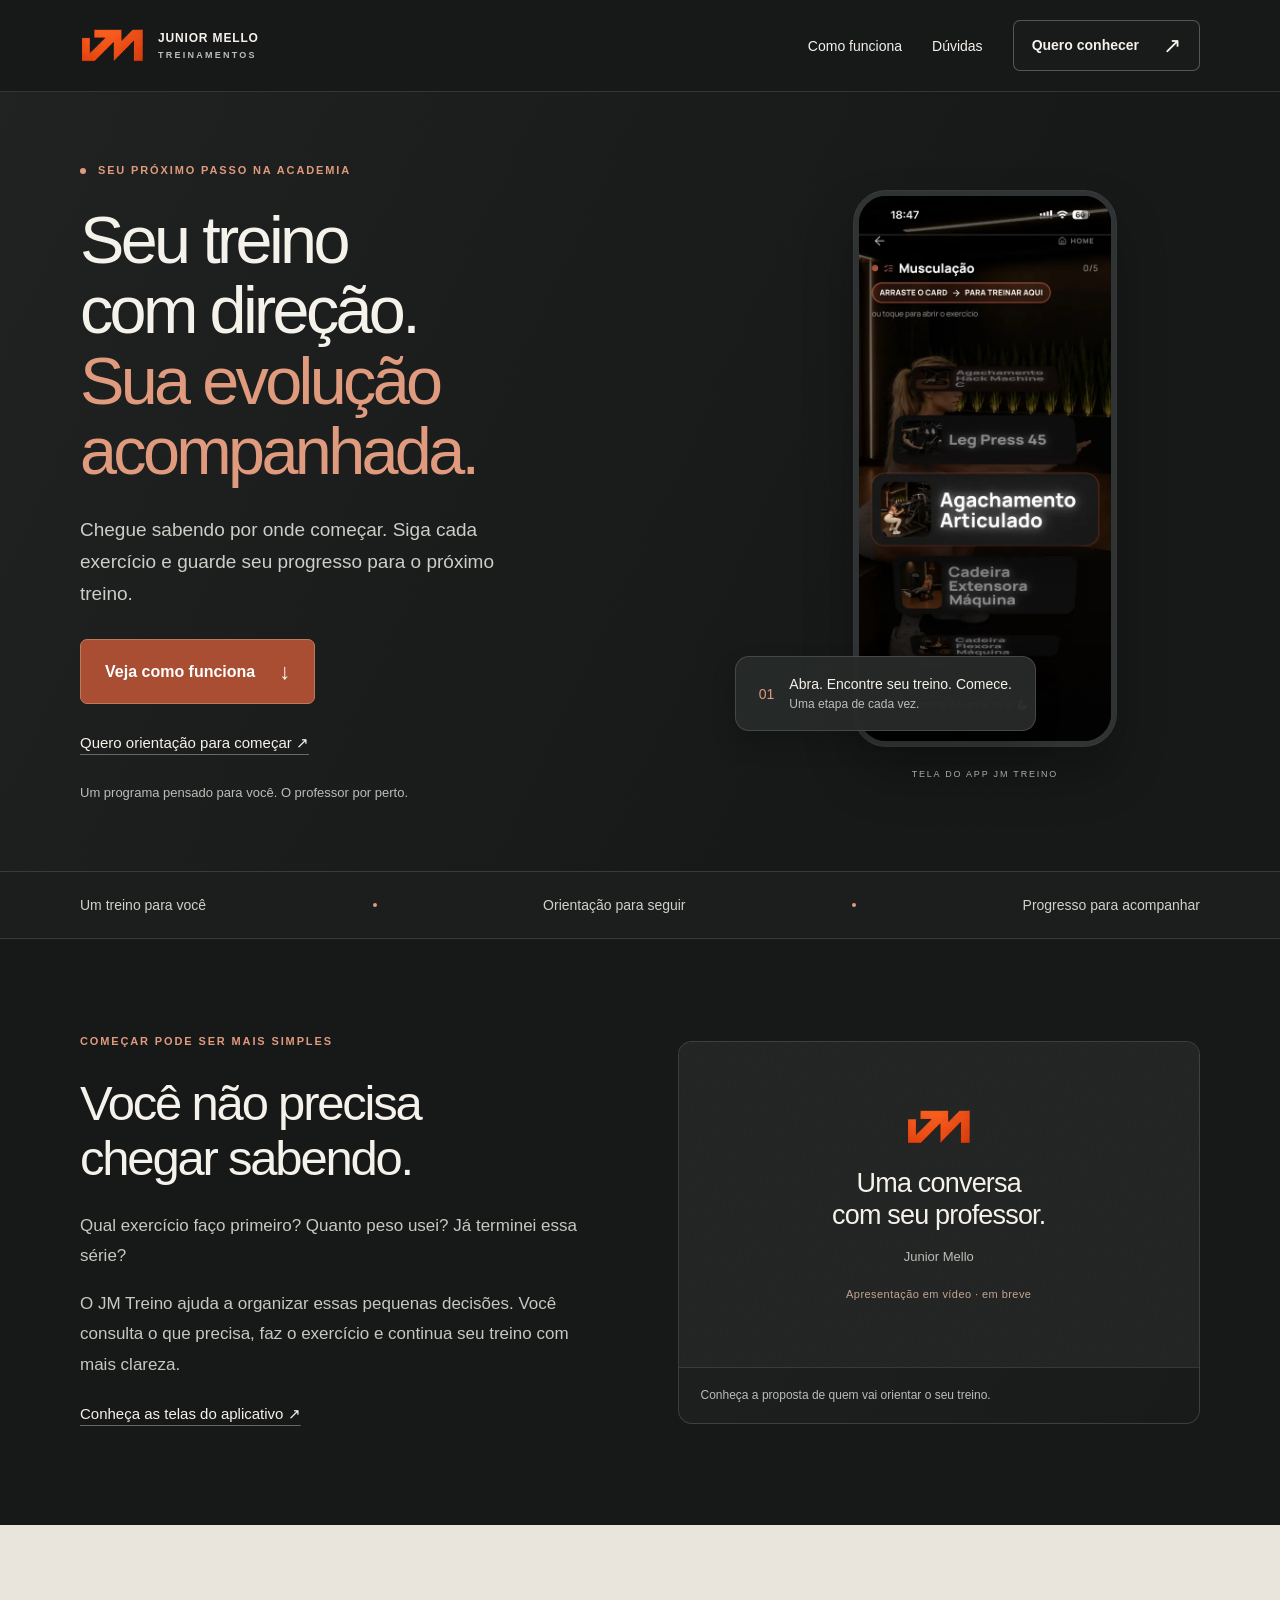
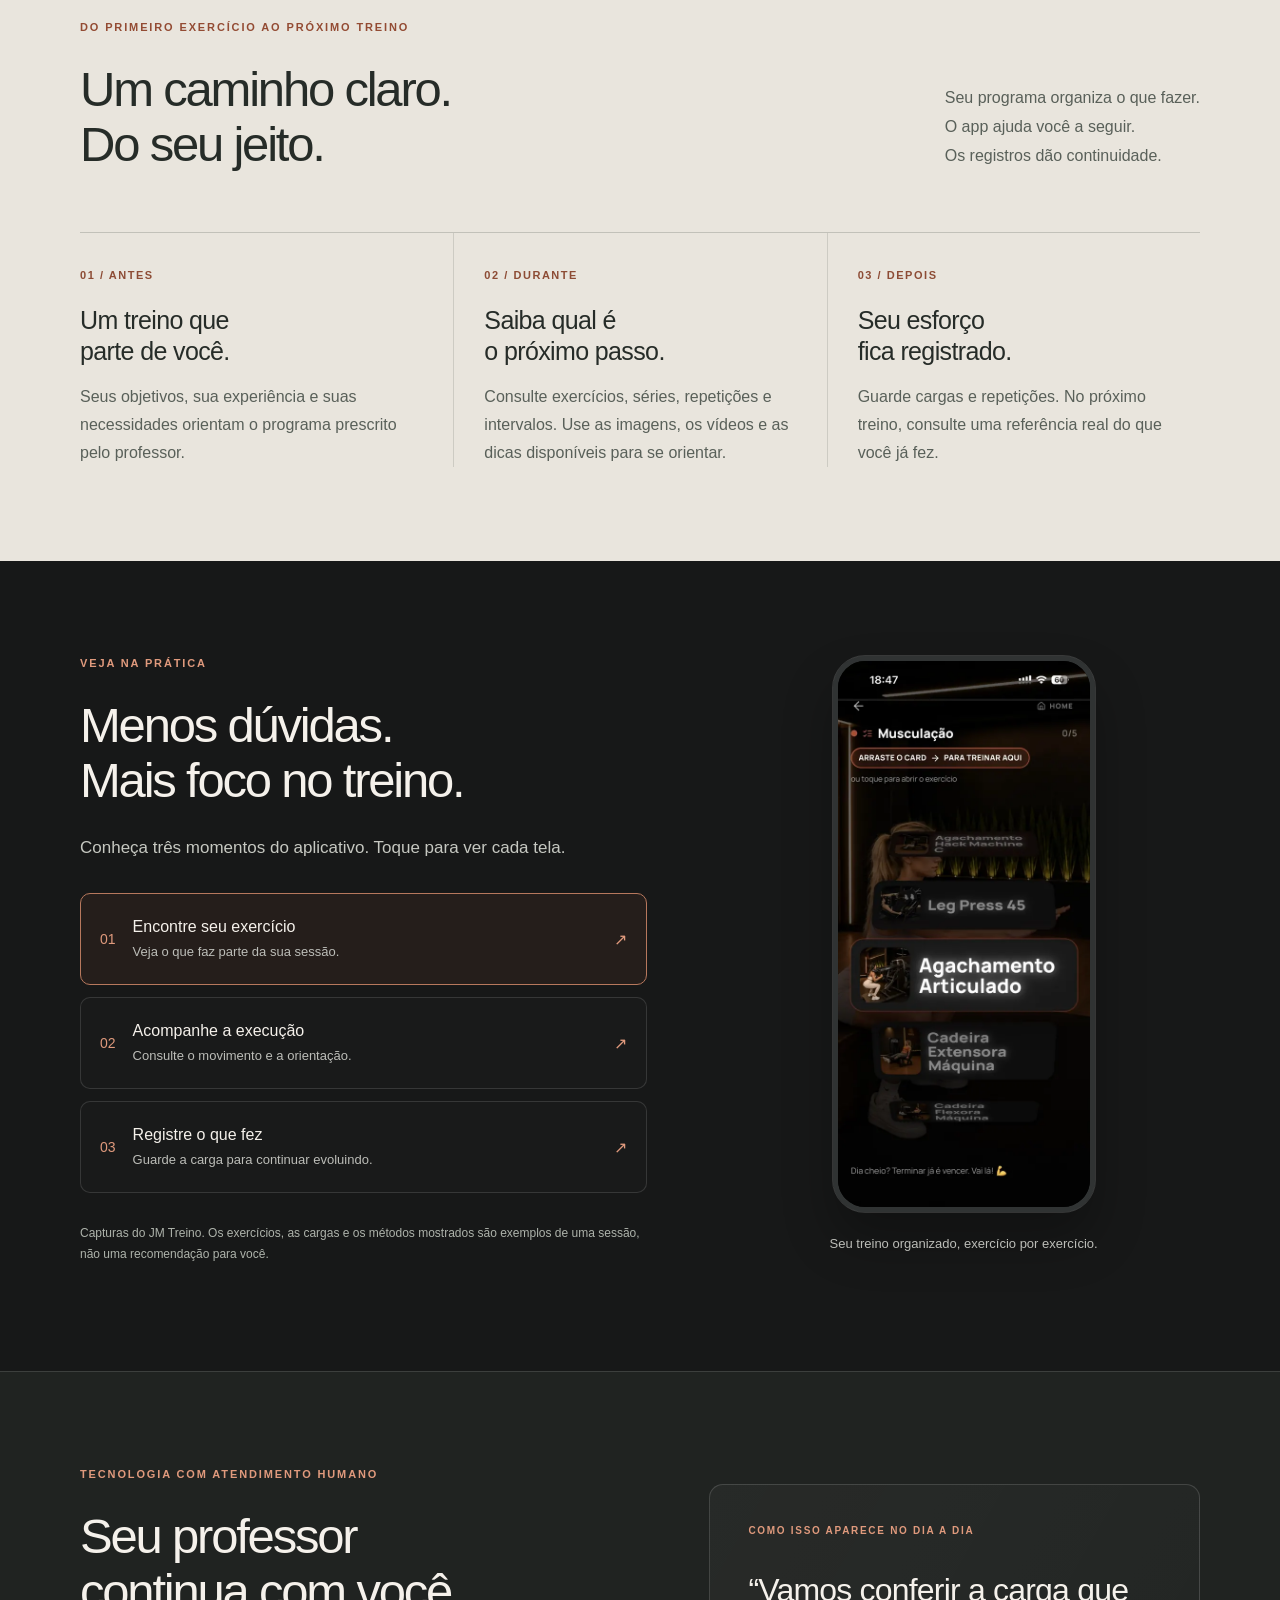
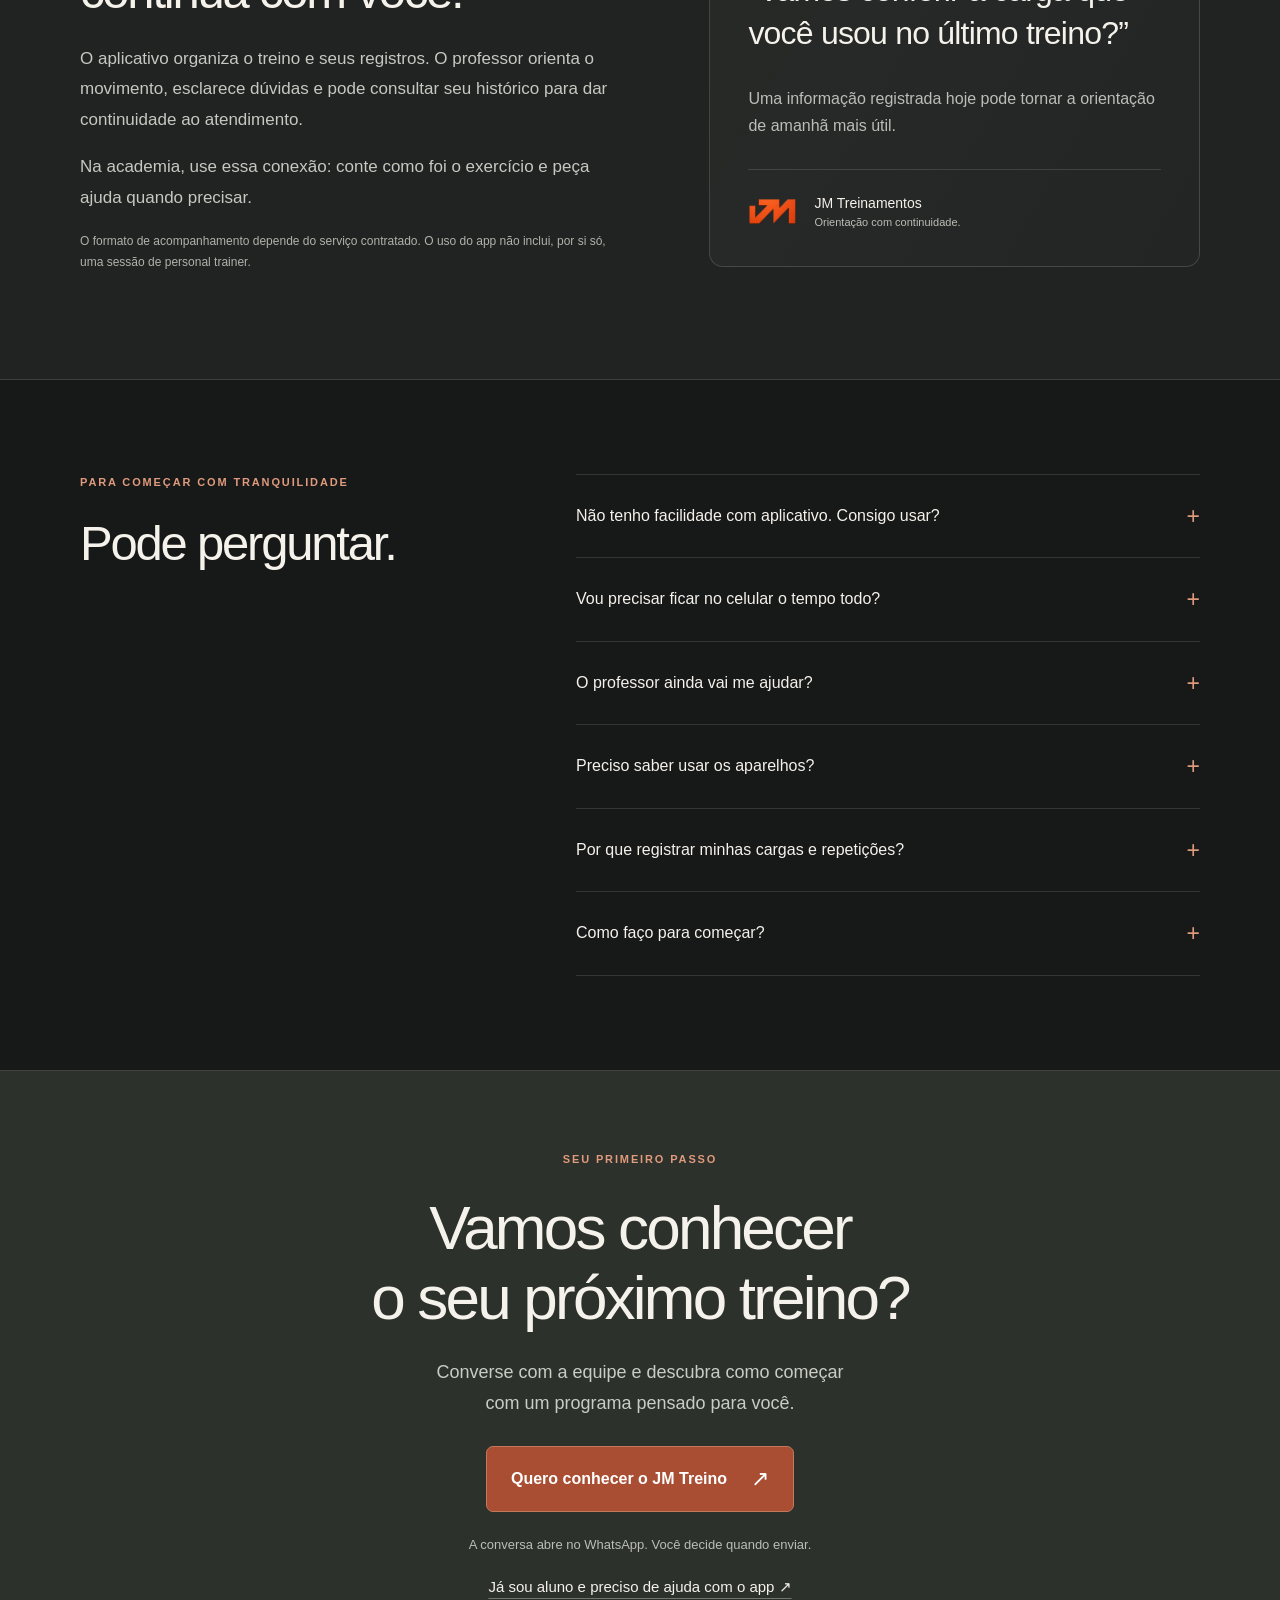
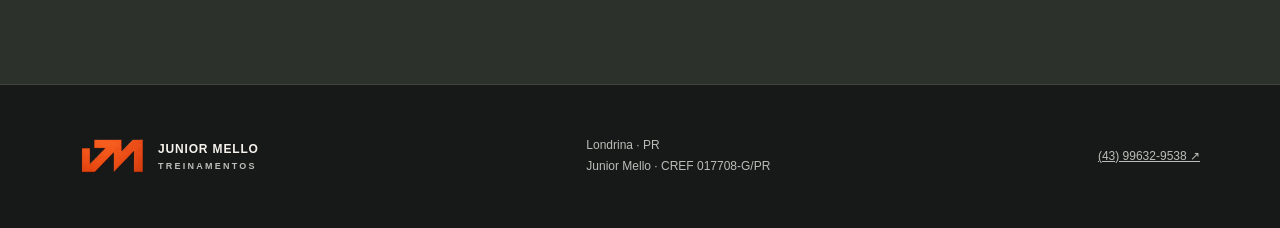
<file: conhecendo/index.html>
<!doctype html>
<html lang="pt-BR">
<head>
  <meta charset="utf-8">
  <meta name="viewport" content="width=device-width, initial-scale=1, viewport-fit=cover">
  <meta name="theme-color" content="#171818">
  <title>Seu treino com direção | JM Treinamentos</title>
  <meta name="description" content="Saiba o que fazer na academia, acompanhe cada exercício e registre sua evolução. Conheça o app JM Treino e o acompanhamento da Junior Mello Treinamentos.">
  <link rel="canonical" href="https://jmtreino.com.br/conhecendo">
  <meta property="og:type" content="website">
  <meta property="og:locale" content="pt_BR">
  <meta property="og:title" content="Seu treino com direção. Sua evolução acompanhada.">
  <meta property="og:description" content="Um treino pensado para você, orientação a cada exercício e um histórico para seguir evoluindo. Conheça a JM Treinamentos.">
  <meta property="og:url" content="https://jmtreino.com.br/conhecendo">
  <meta property="og:image" content="https://jmtreino.com.br/conhecendo/assets/junior-mello-treinamentos.webp">
  <meta property="og:image:alt" content="Marca Junior Mello Treinamentos em grafite e terracota">
  <link rel="icon" href="/conhecendo/assets/favicon.png">
  <link rel="stylesheet" href="/conhecendo/pagina.css">
  <script src="/conhecendo/pagina.js" defer></script>
</head>
<body>
  <a class="pular" href="#conteudo">Pular para o conteúdo</a>
  <header class="cabecalho">
    <div class="limite cabecalho-interno">
      <a class="marca" href="#inicio" aria-label="JM Treinamentos, início"><img src="/conhecendo/assets/jm-simbolo.webp" width="425" height="234" alt=""><span>JUNIOR MELLO<small>TREINAMENTOS</small></span></a>
      <nav aria-label="Navegação principal"><a href="#como-funciona">Como funciona</a><a href="#duvidas">Dúvidas</a><a class="botao botao-contorno" href="#primeiro-passo">Quero conhecer <span aria-hidden="true">↗</span></a></nav>
    </div>
  </header>
  <main id="conteudo">
    <section class="abertura" id="inicio" aria-labelledby="titulo">
      <div class="limite abertura-grade">
        <div class="abertura-texto">
          <p class="etiqueta"><span class="ponto" aria-hidden="true"></span> SEU PRÓXIMO PASSO NA ACADEMIA</p>
          <h1 id="titulo">Seu treino<br>com direção.<br><em>Sua evolução<br>acompanhada.</em></h1>
          <p class="introducao">Chegue sabendo por onde começar. Siga cada exercício e guarde seu progresso para o próximo treino.</p>
          <div class="acoes"><a class="botao botao-terracota" href="#como-funciona">Veja como funciona <span aria-hidden="true">↓</span></a><a class="link-texto" href="#primeiro-passo">Quero orientação para começar ↗</a></div>
          <p class="nota">Um programa pensado para você. O professor por perto.</p>
        </div>
        <figure class="visual-abertura">
          <div class="moldura"><img src="/conhecendo/assets/app-lista-de-exercicios.webp" width="530" height="1148" fetchpriority="high" alt="Captura do JM Treino com a lista de exercícios da sessão de musculação."></div>
          <figcaption class="vidro legenda-abertura"><span class="indice">01</span><div><strong>Abra. Encontre seu treino. Comece.</strong><span>Uma etapa de cada vez.</span></div></figcaption>
          <p class="legenda-real">TELA DO APP JM TREINO</p>
        </figure>
      </div>
    </section>
    <div class="faixa"><div class="limite"><span>Um treino para você</span><i aria-hidden="true"></i><span>Orientação para seguir</span><i aria-hidden="true"></i><span>Progresso para acompanhar</span></div></div>

    <section class="secao limite conversa" aria-labelledby="titulo-conversa">
      <div><p class="etiqueta">COMEÇAR PODE SER MAIS SIMPLES</p><h2 id="titulo-conversa">Você não precisa<br>chegar sabendo.</h2><p class="texto">Qual exercício faço primeiro? Quanto peso usei? Já terminei essa série?</p><p class="texto">O JM Treino ajuda a organizar essas pequenas decisões. Você consulta o que precisa, faz o exercício e continua seu treino com mais clareza.</p><a class="link-texto" href="#na-pratica">Conheça as telas do aplicativo <span aria-hidden="true">↗</span></a></div>
      <div class="vidro video-cartao" id="apresentacao">
        <div id="espaco-video" class="espaco-video">
          <div class="video-reserva"><img src="/conhecendo/assets/jm-simbolo.webp" width="425" height="234" alt="" loading="lazy"><p>Uma conversa<br>com seu professor.</p><span>Junior Mello</span><small>Apresentação em vídeo · em breve</small></div>
        </div>
        <p class="video-legenda">Conheça a proposta de quem vai orientar o seu treino.</p>
      </div>
    </section>

    <section class="secao experiencia" id="como-funciona" aria-labelledby="titulo-como">
      <div class="limite">
        <div class="cabecalho-secao"><div><p class="etiqueta">DO PRIMEIRO EXERCÍCIO AO PRÓXIMO TREINO</p><h2 id="titulo-como">Um caminho claro.<br>Do seu jeito.</h2></div><p class="texto">Seu programa organiza o que fazer.<br>O app ajuda você a seguir.<br>Os registros dão continuidade.</p></div>
        <ol class="passos">
          <li><span class="numero">01 / ANTES</span><h3>Um treino que <br>parte de você.</h3><p>Seus objetivos, sua experiência e suas necessidades orientam o programa prescrito pelo professor.</p></li>
          <li><span class="numero">02 / DURANTE</span><h3>Saiba qual é <br>o próximo passo.</h3><p>Consulte exercícios, séries, repetições e intervalos. Use as imagens, os vídeos e as dicas disponíveis para se orientar.</p></li>
          <li><span class="numero">03 / DEPOIS</span><h3>Seu esforço <br>fica registrado.</h3><p>Guarde cargas e repetições. No próximo treino, consulte uma referência real do que você já fez.</p></li>
        </ol>
      </div>
    </section>

    <section class="secao limite demonstracao" id="na-pratica" aria-labelledby="titulo-pratica">
      <div class="demonstracao-texto"><p class="etiqueta">VEJA NA PRÁTICA</p><h2 id="titulo-pratica">Menos dúvidas.<br>Mais foco no treino.</h2><p class="texto">Conheça três momentos do aplicativo. Toque para ver cada tela.</p>
        <div class="opcoes" role="group" aria-label="Escolha uma tela do aplicativo">
          <button class="opcao" type="button" data-tela="lista" aria-pressed="true" aria-controls="imagem-app descricao-app"><span class="indice">01</span><span><strong>Encontre seu exercício</strong><small>Veja o que faz parte da sua sessão.</small></span><span class="seta" aria-hidden="true">↗</span></button>
          <button class="opcao" type="button" data-tela="execucao" aria-pressed="false" aria-controls="imagem-app descricao-app"><span class="indice">02</span><span><strong>Acompanhe a execução</strong><small>Consulte o movimento e a orientação.</small></span><span class="seta" aria-hidden="true">↗</span></button>
          <button class="opcao" type="button" data-tela="registro" aria-pressed="false" aria-controls="imagem-app descricao-app"><span class="indice">03</span><span><strong>Registre o que fez</strong><small>Guarde a carga para continuar evoluindo.</small></span><span class="seta" aria-hidden="true">↗</span></button>
        </div>
        <p class="observacao">Capturas do JM Treino. Os exercícios, as cargas e os métodos mostrados são exemplos de uma sessão, não uma recomendação para você.</p>
        <noscript><p>Veja também a <a href="/conhecendo/assets/app-execucao-guiada.webp">execução guiada</a> e o <a href="/conhecendo/assets/app-registro-de-carga.webp">registro de carga</a>.</p></noscript>
      </div>
      <figure class="tela-demonstracao"><div class="moldura"><img id="imagem-app" src="/conhecendo/assets/app-lista-de-exercicios.webp" width="530" height="1148" loading="lazy" decoding="async" alt="Lista de exercícios da sessão no JM Treino."></div><figcaption id="descricao-app" aria-live="polite">Seu treino organizado, exercício por exercício.</figcaption></figure>
    </section>

    <section class="secao acompanhamento" aria-labelledby="titulo-professor"><div class="limite acompanhamento-grade"><div><p class="etiqueta">TECNOLOGIA COM ATENDIMENTO HUMANO</p><h2 id="titulo-professor">Seu professor<br>continua com você.</h2><p class="texto">O aplicativo organiza o treino e seus registros. O professor orienta o movimento, esclarece dúvidas e pode consultar seu histórico para dar continuidade ao atendimento.</p><p class="texto">Na academia, use essa conexão: conte como foi o exercício e peça ajuda quando precisar.</p><p class="observacao">O formato de acompanhamento depende do serviço contratado. O uso do app não inclui, por si só, uma sessão de personal trainer.</p></div><div class="vidro exemplo"><p class="etiqueta">COMO ISSO APARECE NO DIA A DIA</p><blockquote>“Vamos conferir a carga que você usou no último treino?”</blockquote><p>Uma informação registrada hoje pode tornar a orientação de amanhã mais útil.</p><div class="assinatura"><img src="/conhecendo/assets/jm-simbolo.webp" alt="" width="425" height="234" loading="lazy"><span>JM Treinamentos<small>Orientação com continuidade.</small></span></div></div></div></section>

    <section class="secao limite perguntas" id="duvidas" aria-labelledby="titulo-duvidas"><div><p class="etiqueta">PARA COMEÇAR COM TRANQUILIDADE</p><h2 id="titulo-duvidas">Pode perguntar.</h2></div><div>
      <details><summary>Não tenho facilidade com aplicativo. Consigo usar?</summary><p>Você pode começar aprendendo apenas o necessário para a primeira sessão: abrir o treino, consultar o exercício e registrar a série. Peça à equipe para mostrar esse caminho no seu celular.</p></details>
      <details><summary>Vou precisar ficar no celular o tempo todo?</summary><p>A ideia é fazer consultas rápidas: olhar a orientação, executar o exercício e registrar o que fez. O celular ajuda a acompanhar as etapas da sessão.</p></details>
      <details><summary>O professor ainda vai me ajudar?</summary><p>Sim, você continua podendo pedir orientação à equipe da academia. O aplicativo não observa nem corrige sua execução. O acompanhamento específico e a frequência de atendimento dependem do serviço contratado.</p></details>
      <details><summary>Preciso saber usar os aparelhos?</summary><p>Você não precisa chegar sabendo. Consulte as imagens e os vídeos disponíveis e peça ao professor para explicar os ajustes e observar sua execução, especialmente ao experimentar um exercício.</p></details>
      <details><summary>Por que registrar minhas cargas e repetições?</summary><p>Para ter uma referência do treino anterior e acompanhar seu progresso. Esses registros também ajudam o professor a entender como o programa está sendo executado e orientar os próximos passos.</p></details>
      <details><summary>Como faço para começar?</summary><p>Converse com a equipe para conhecer o serviço adequado ao seu momento, conferir os valores e receber as orientações de acesso ao aplicativo. Se você já é aluno, peça ajuda para abrir seu programa.</p></details>
    </div></section>

    <section class="convite" id="primeiro-passo" aria-labelledby="titulo-convite"><div class="limite"><p class="etiqueta">SEU PRIMEIRO PASSO</p><h2 id="titulo-convite">Vamos conhecer<br>o seu próximo treino?</h2><p>Converse com a equipe e descubra como começar<br class="apenas-desktop"> com um programa pensado para você.</p><a class="botao botao-terracota" href="https://wa.me/5543996329538?text=Ol%C3%A1!%20Vi%20a%20apresenta%C3%A7%C3%A3o%20do%20JM%20Treino%20e%20quero%20conhecer%20o%20programa%20e%20saber%20como%20come%C3%A7ar.">Quero conhecer o JM Treino <span aria-hidden="true">↗</span></a><p class="nota">A conversa abre no WhatsApp. Você decide quando enviar.</p><a class="link-texto" href="https://wa.me/5543996329538?text=Ol%C3%A1!%20J%C3%A1%20sou%20aluno%20e%20preciso%20de%20ajuda%20para%20acessar%20meu%20treino%20no%20aplicativo.">Já sou aluno e preciso de ajuda com o app ↗</a></div></section>
  </main>
  <footer class="rodape limite"><a class="marca" href="#inicio" aria-label="JM Treinamentos, voltar ao início"><img src="/conhecendo/assets/jm-simbolo.webp" alt="" width="425" height="234" loading="lazy"><span>JUNIOR MELLO<small>TREINAMENTOS</small></span></a><p>Londrina · PR<br>Junior Mello · CREF 017708-G/PR</p><a href="https://wa.me/5543996329538">(43) 99632-9538 <span aria-hidden="true">↗</span></a></footer>
</body>
</html>
</file>
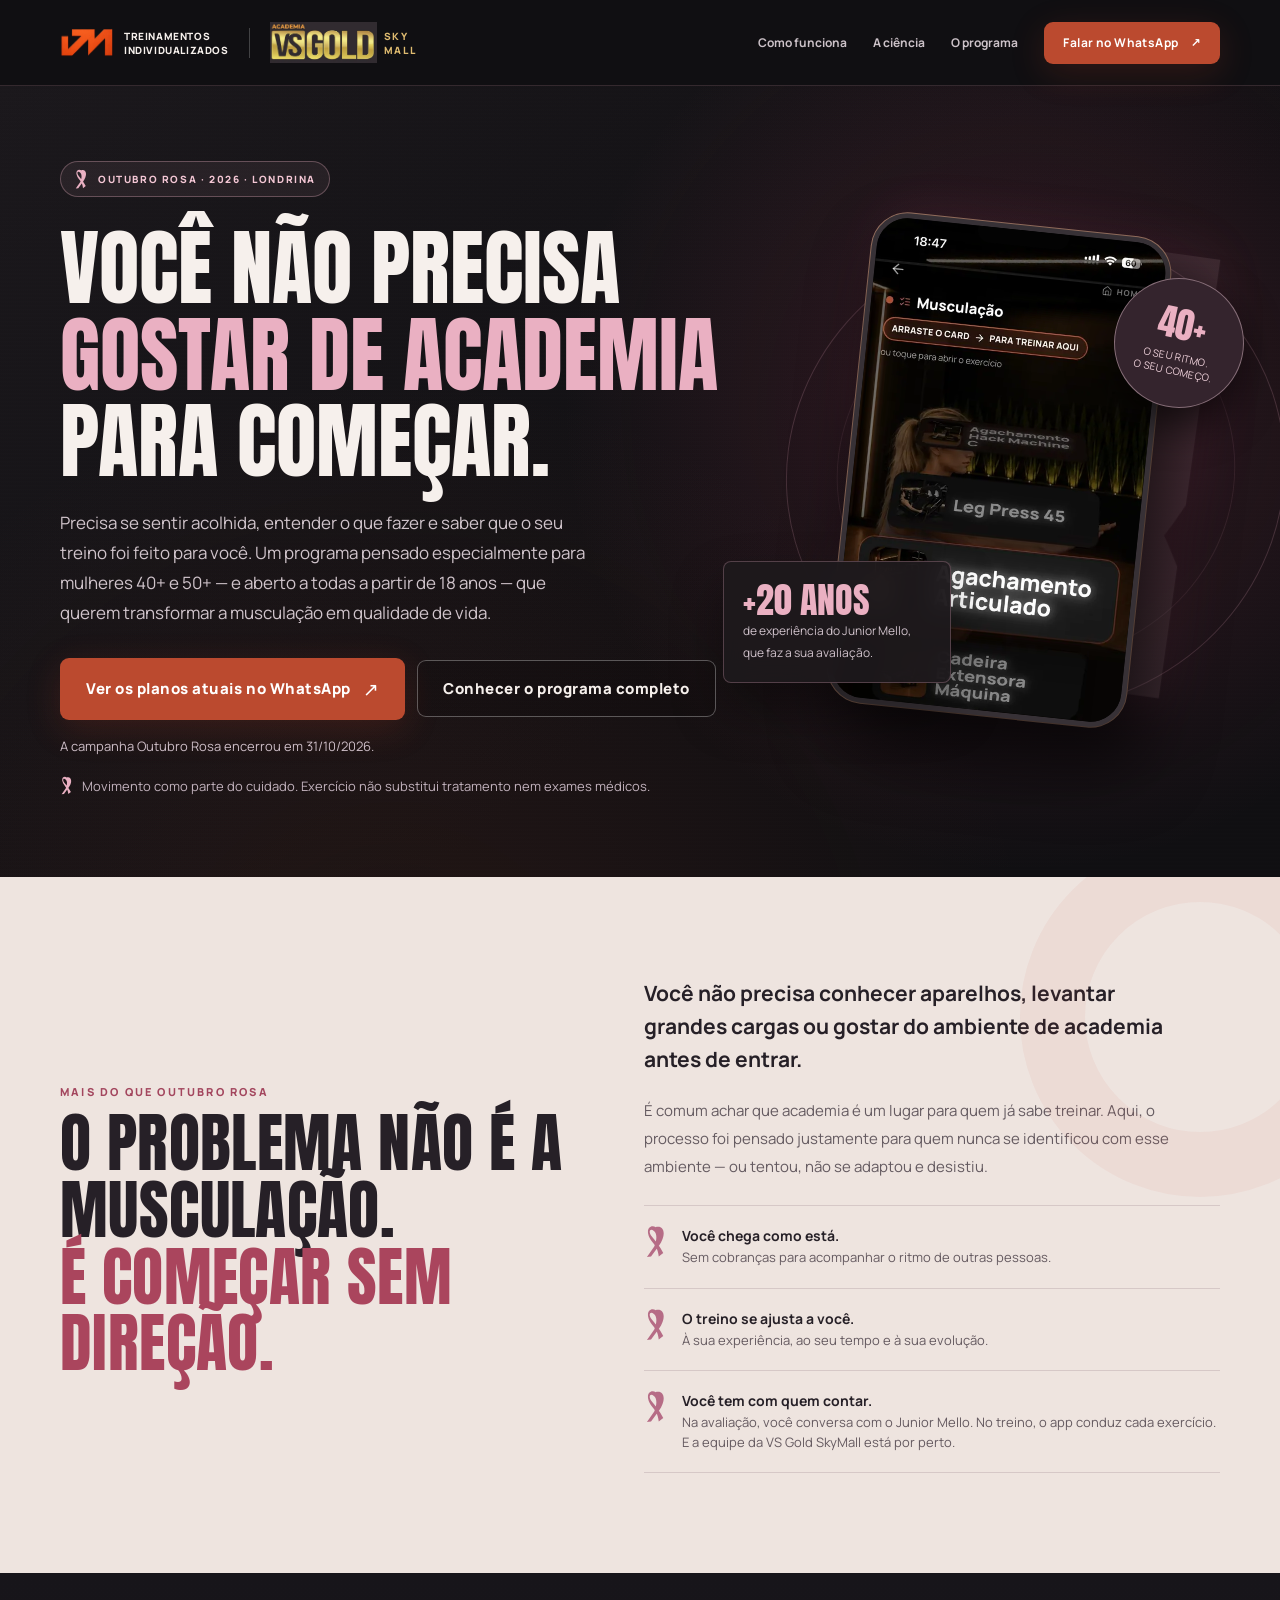
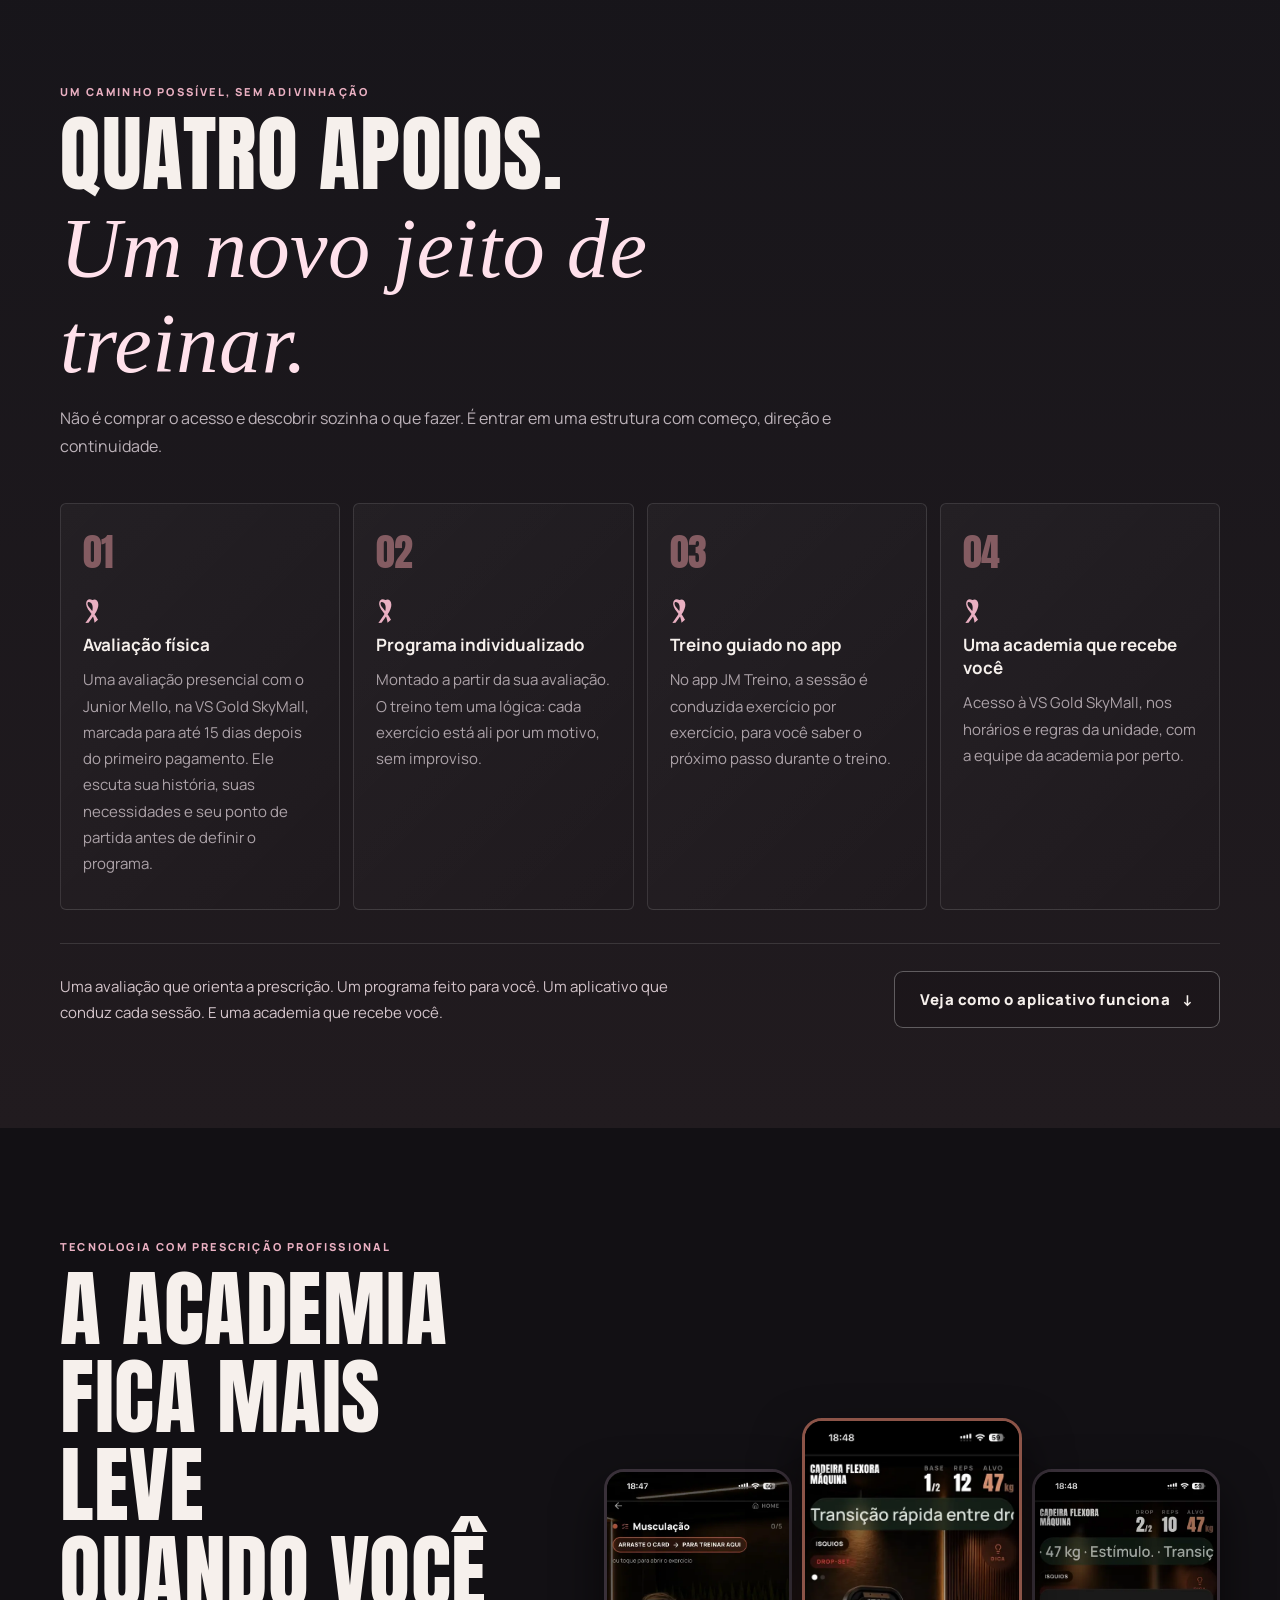
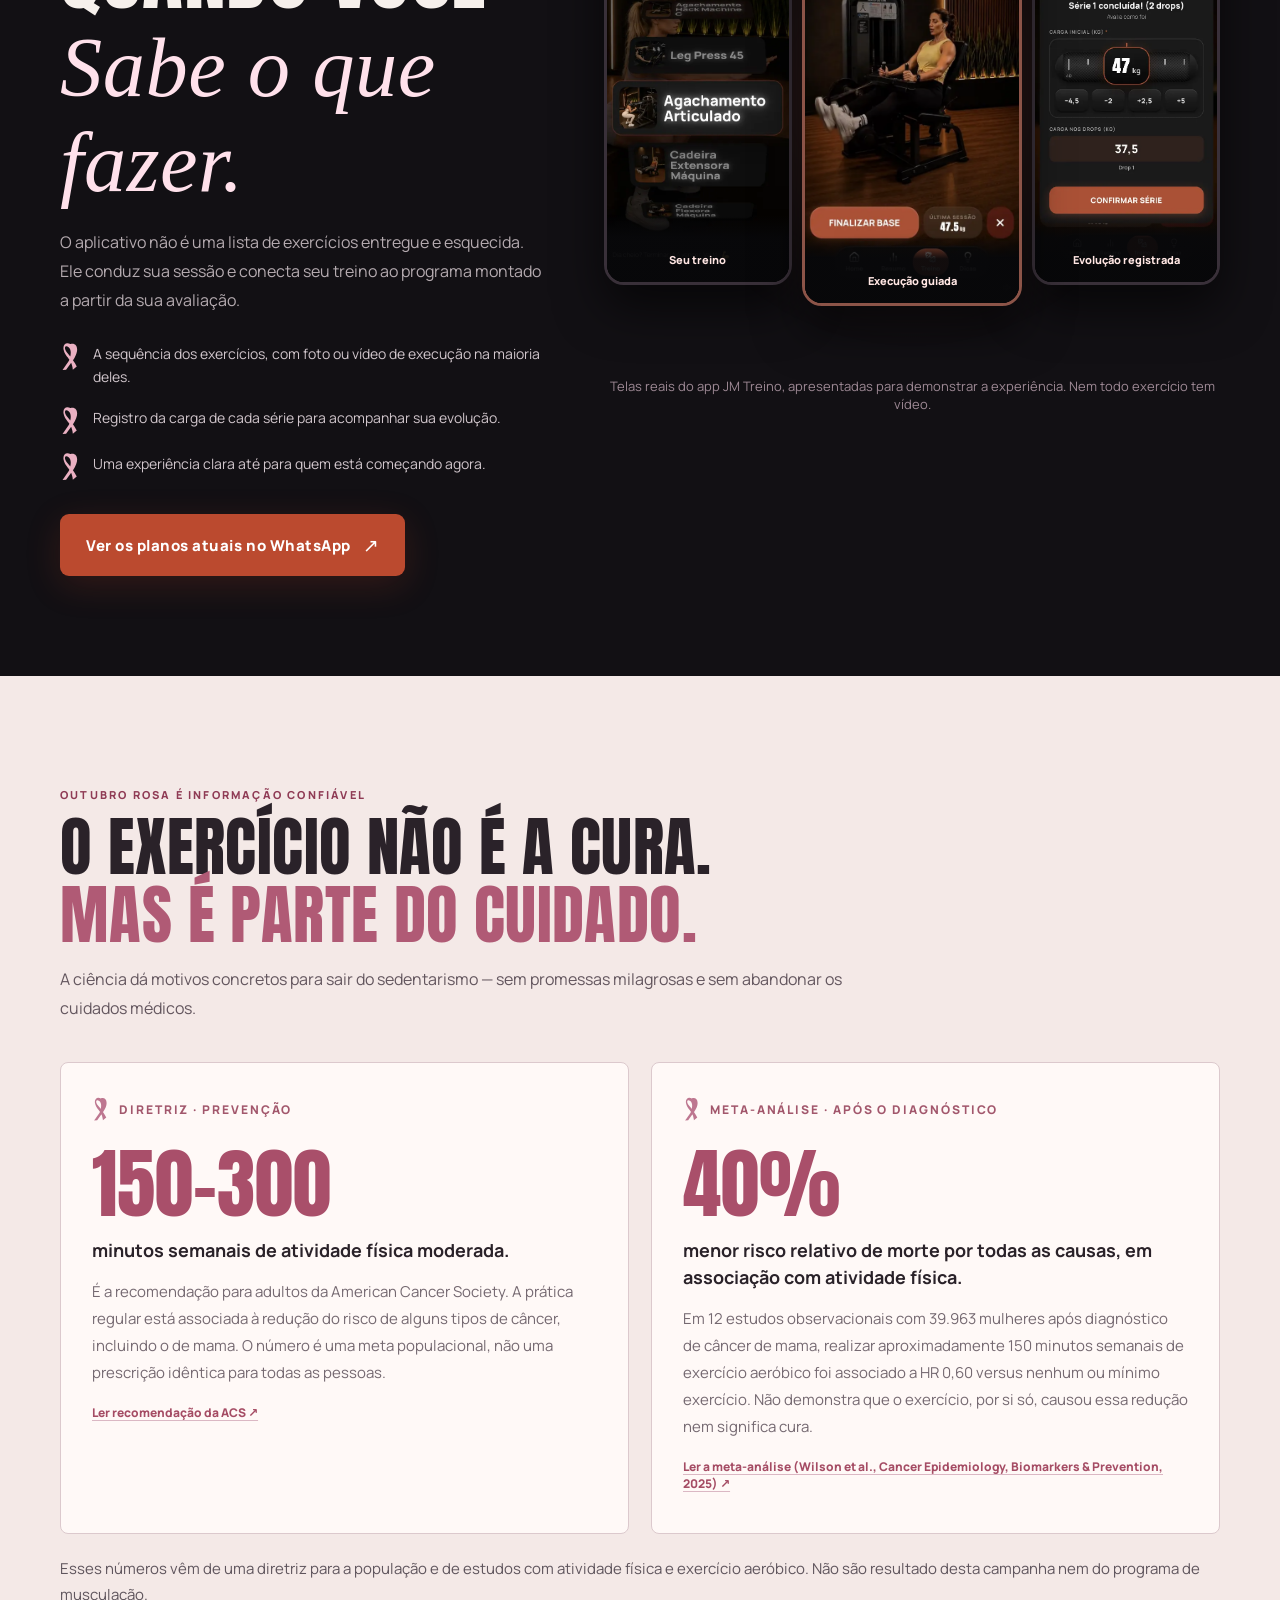
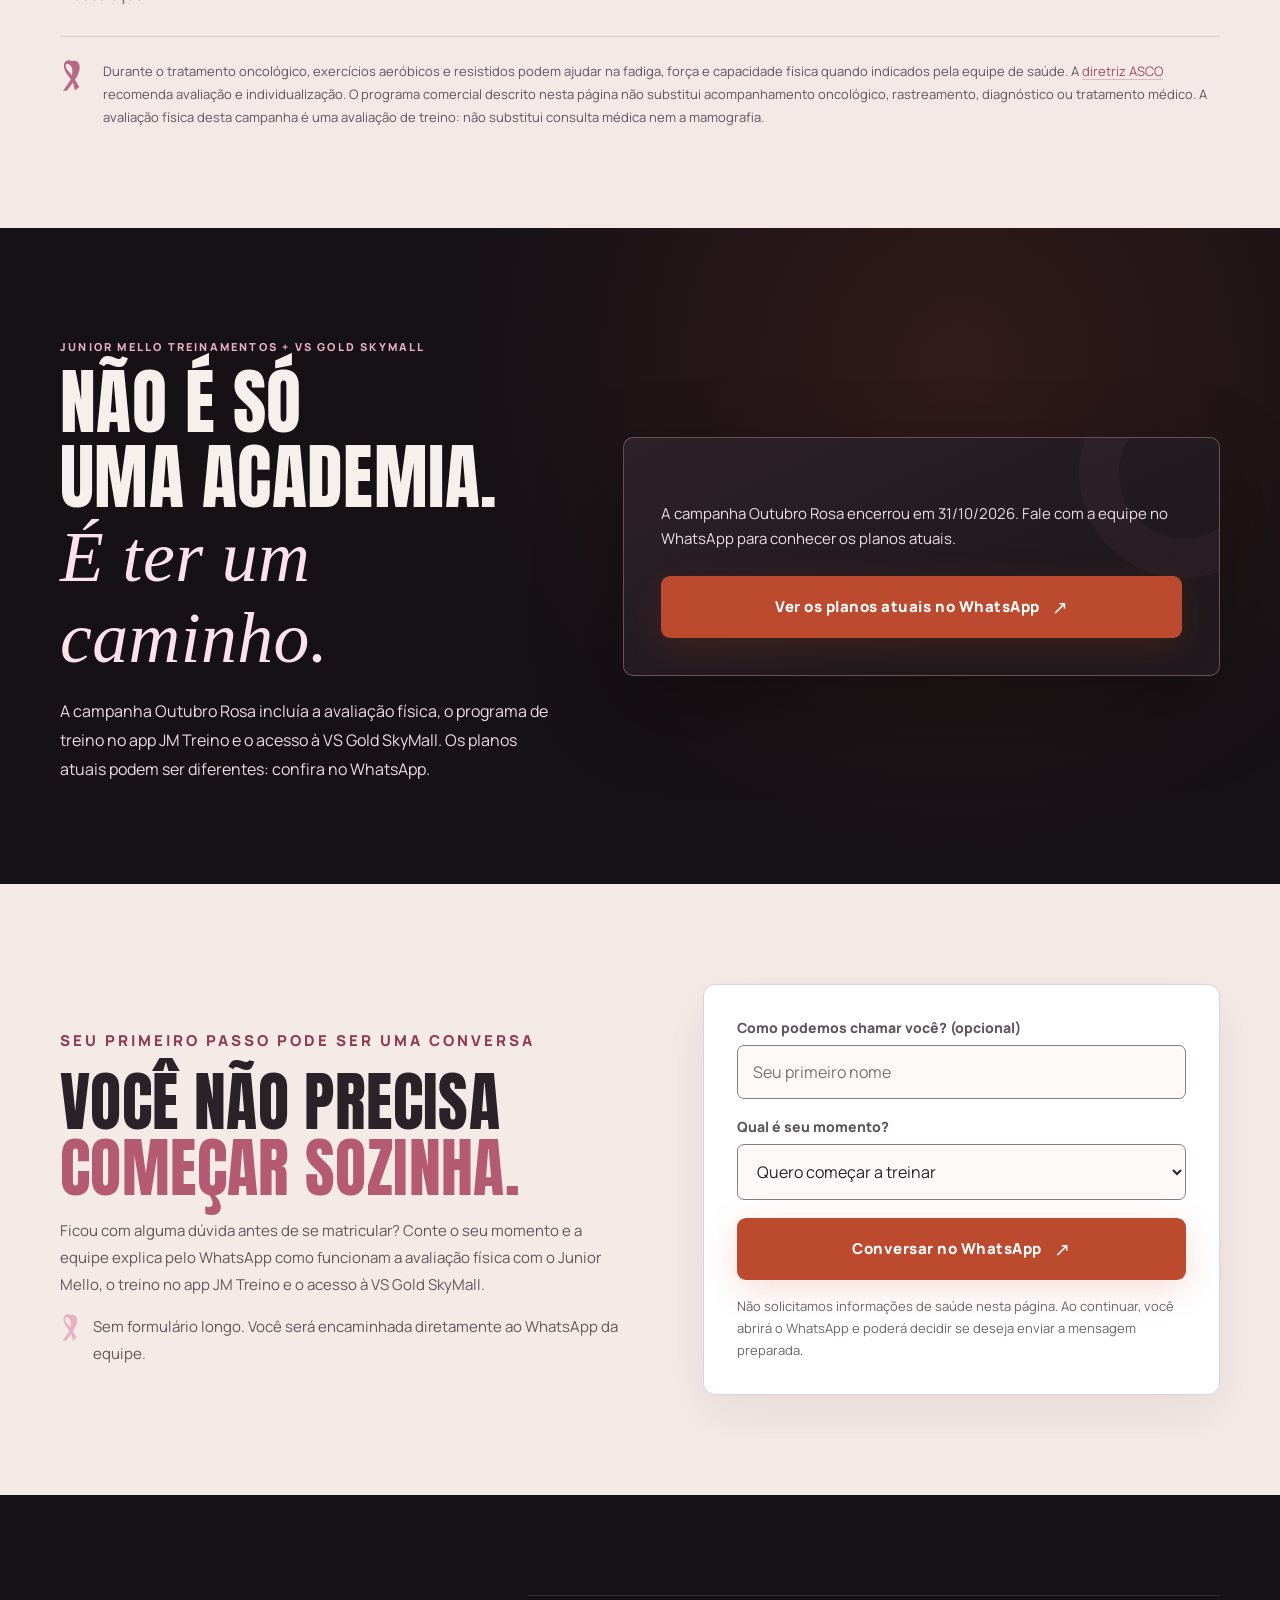
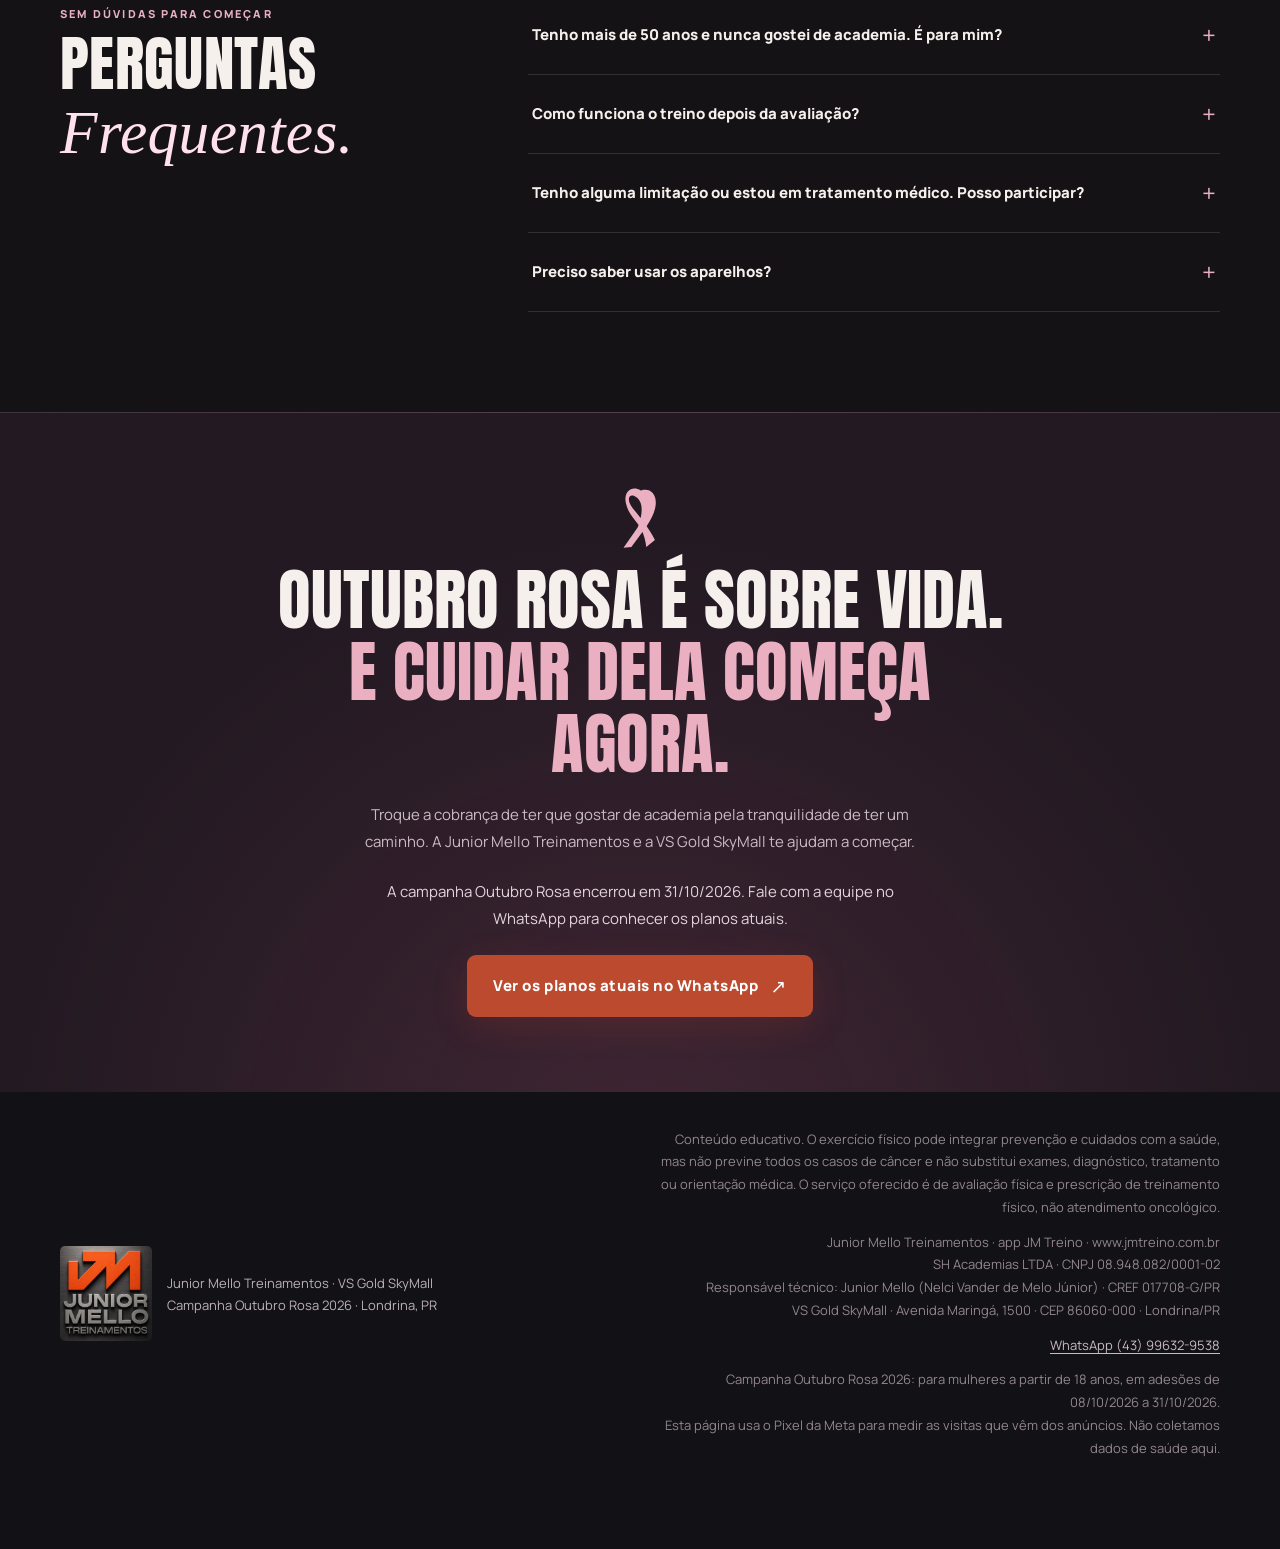
<file: outubrorosa/index.html>
<!doctype html>
<html lang="pt-BR">
<head>
<meta charset="utf-8">
<meta name="viewport" content="width=device-width,initial-scale=1,viewport-fit=cover">
<meta name="theme-color" content="#121115">
<title>Outubro Rosa 2026 | Junior Mello Treinamentos + VS Gold SkyMall</title>
<meta name="description" content="Outubro Rosa em Londrina, para mulheres a partir de 18 anos: avaliação física presencial com o Junior Mello, programa de treino individualizado no app JM Treino e acesso à academia VS Gold SkyMall. Matrículas até 31/10/2026.">
<link rel="canonical" href="https://www.jmtreino.com.br/outubrorosa/">
<meta property="og:type" content="website">
<meta property="og:locale" content="pt_BR">
<meta property="og:site_name" content="Junior Mello Treinamentos">
<meta property="og:url" content="https://www.jmtreino.com.br/outubrorosa/">
<meta property="og:title" content="Outubro Rosa | Você não precisa gostar de academia para começar">
<meta property="og:description" content="Avaliação física com o Junior Mello, programa de treino individualizado no app JM Treino e acesso à VS Gold SkyMall, em Londrina. Para mulheres a partir de 18 anos. Matrículas até 31/10/2026.">
<meta property="og:image" content="https://www.jmtreino.com.br/outubrorosa/og.jpg">
<meta property="og:image:width" content="1200">
<meta property="og:image:height" content="630">
<meta property="og:image:alt" content="Outubro Rosa da Junior Mello Treinamentos: avaliação física, treino no app e academia. Para mulheres.">
<meta name="twitter:card" content="summary_large_image">
<meta name="twitter:title" content="Outubro Rosa | Você não precisa gostar de academia para começar">
<meta name="twitter:description" content="Avaliação física com o Junior Mello, programa de treino individualizado no app JM Treino e acesso à VS Gold SkyMall, em Londrina. Para mulheres a partir de 18 anos. Matrículas até 31/10/2026.">
<meta name="twitter:image" content="https://www.jmtreino.com.br/outubrorosa/og.jpg">
<link rel="icon" type="image/png" href="/outubrorosa/favicon.png">
<link rel="apple-touch-icon" href="/outubrorosa/favicon.png">
<link rel="preconnect" href="https://fonts.googleapis.com">
<link rel="preconnect" href="https://fonts.gstatic.com" crossorigin>
<link href="https://fonts.googleapis.com/css2?family=Anton&family=Manrope:wght@400;500;600;700;800&display=swap" rel="stylesheet">
<style>
:root{--bg:#121115;--bg2:#1b191d;--gray:#969099;--ink:#f6f0ec;--rose:#eab0c2;--rose2:#ffe1eb;--hot:#da85a5;--terra:#bb4a2f;--terra2:#d45d3e;--gold:#dfbb70;--line:rgba(255,255,255,.12);--content:1160px}
*,*:before,*:after{box-sizing:border-box}html{scroll-behavior:smooth;scroll-padding-top:98px}body{margin:0;background:var(--bg);color:var(--ink);font-family:Manrope,system-ui,-apple-system,sans-serif;-webkit-font-smoothing:antialiased}a{color:inherit}button,input,select{font:inherit}button{cursor:pointer}img{max-width:100%;display:block}a:focus-visible,button:focus-visible,input:focus-visible,select:focus-visible,summary:focus-visible{outline:3px solid var(--rose);outline-offset:4px}::selection{background:var(--rose);color:var(--bg)}.wrap{width:min(calc(100% - 48px),var(--content));margin:auto}.over{font-weight:800;letter-spacing:.2em;font-size:11px;text-transform:uppercase;color:var(--rose)}.display{font:400 clamp(43px,6.6vw,90px)/1.04 Anton,Impact,sans-serif;letter-spacing:.006em;text-transform:uppercase;margin:0}.muted{color:#b5abb0}.small{font-size:13px;color:#aaa0a7;line-height:1.7}.ribbon{width:23px;height:31px;flex:none;vertical-align:middle;fill:var(--rose)}.ribbon.gold{fill:var(--gold)}.ribbon.terra{fill:var(--terra2)}.ribbon-point{display:flex;gap:13px;align-items:flex-start}.ribbon-point .ribbon{width:20px;height:27px;margin-top:1px}.btn{display:inline-flex;align-items:center;justify-content:center;gap:12px;text-decoration:none;font-weight:800;font-size:13px;letter-spacing:.035em;padding:17px 25px;min-height:56px;border-radius:9px;border:1px solid transparent;transition:.18s transform,.18s background;white-space:normal;text-align:center}.btn:hover{transform:translateY(-2px)}.btn.primary{background:var(--terra);color:#fff;box-shadow:0 9px 35px rgba(198,68,37,.18)}.btn.primary:hover{background:var(--terra2)}.btn.line{border-color:rgba(255,255,255,.3);background:rgba(0,0,0,.12)}.btn.arrow:after{content:'↗';font-size:19px;font-weight:400}.section{padding:100px 0}.section-head{max-width:810px}.section-head p:last-child{font-size:16px;line-height:1.8;color:#bcb2b9}.divider{border:0;border-top:1px solid var(--line);margin:0}.serif{font-family:Georgia,'Times New Roman',serif;font-style:italic;font-weight:400;text-transform:none;color:var(--rose2)}
/* Header */
header{height:86px;position:sticky;top:0;z-index:40;background:rgba(17,16,19,.91);border-bottom:1px solid rgba(234,176,194,.16);backdrop-filter:blur(18px)}.header-in{display:flex;align-items:center;justify-content:space-between;height:100%;gap:25px}.brands{display:flex;align-items:center;gap:20px;min-width:0}.brand-jm{display:flex;align-items:center;gap:10px;text-decoration:none}.brand-jm .mark{display:block;width:54px;height:35px;object-fit:contain;flex:none}.brand-jm .label{font-size:10px;font-weight:800;line-height:1.4;letter-spacing:.06em;max-width:115px}.brand-sep{height:30px;width:1px;background:rgba(255,255,255,.21)}.brand-vs{display:flex;align-items:center;gap:7px;text-decoration:none;white-space:nowrap}.brand-vs img{height:42px;width:107px;object-fit:contain;mix-blend-mode:screen}.sky{font-size:10px;font-weight:900;letter-spacing:.18em;color:var(--gold)}.nav{display:flex;align-items:center;gap:26px}.nav a{font-size:12px;text-decoration:none;font-weight:700;color:#ccc2c8}.nav a:not(.btn):hover{color:white}.nav .btn{min-height:42px;padding:10px 18px;color:white}
/* Hero */
.hero{position:relative;overflow:hidden;min-height:660px;display:flex;align-items:center;padding:75px 0 82px;background:radial-gradient(circle at 80% 41%,rgba(192,66,98,.20),transparent 41%),radial-gradient(circle at 31% 118%,rgba(169,68,39,.12),transparent 50%),linear-gradient(140deg,#1b181c,#100f12 62%)}.hero:before{content:'';position:absolute;inset:0;opacity:.12;pointer-events:none;background:repeating-linear-gradient(0deg,transparent,transparent 2px,rgba(255,255,255,.05) 3px,transparent 4px)}.hero-grid{display:grid;grid-template-columns:1.17fr .83fr;align-items:center;gap:20px;position:relative;z-index:1}.hero-copy{position:relative;z-index:2}.eyebrow{display:inline-flex;align-items:center;gap:10px;border:1px solid rgba(234,176,194,.32);background:rgba(234,176,194,.07);padding:7px 13px;border-radius:100px;color:#f4c7d5;text-transform:uppercase;font-size:10px;letter-spacing:.16em;font-weight:800}.eyebrow .ribbon{width:14px;height:20px}.hero h1{margin:28px 0 23px;font:400 clamp(55px,6.5vw,97px)/1.04 Anton,Impact,sans-serif;letter-spacing:0;max-width:780px;text-transform:uppercase}.hero h1 em{font-style:normal;color:var(--rose)}.hero-desc{max-width:530px;font-size:17px;line-height:1.78;color:#d0c4cb;margin:0 0 29px}.hero-actions{display:flex;align-items:center;flex-wrap:wrap;gap:12px}.hero-note{margin-top:19px;display:flex;align-items:center;gap:9px;font-size:11px;color:#c2b2bd}.hero-note .ribbon{width:13px;height:19px}.visual{position:relative;min-height:540px;isolation:isolate}.ring{position:absolute;inset:5% -14% 7% 8%;border:1px solid rgba(240,178,200,.18);border-radius:50%;transform:rotate(-16deg)}.ring:before{content:'';position:absolute;inset:10%;border:1px solid rgba(240,178,200,.09);border-radius:50%}.mega-ribbon{position:absolute;top:5%;right:-7%;height:82%;max-width:100%;width:450px;fill:none;stroke:#e7a9bb;stroke-width:28;stroke-linecap:round;opacity:.15;filter:drop-shadow(0 0 28px #d85f8a);transform:rotate(8deg)}.phone{position:absolute;right:15%;top:3%;width:min(72%,300px);height:492px;background:#030303;border:5px solid #373136;border-radius:36px;box-shadow:18px 38px 68px rgba(0,0,0,.65),0 0 0 1px #9b7462;overflow:hidden;transform:rotate(6deg)}.phone:before{content:'';position:absolute;height:16px;width:32%;top:0;left:34%;border-radius:0 0 12px 12px;background:#030303;z-index:5}.phone img{height:100%;width:100%;object-fit:cover;object-position:top}.floating-note{position:absolute;left:-5%;bottom:12%;width:228px;border:1px solid rgba(240,178,200,.26);background:rgba(30,25,29,.93);backdrop-filter:blur(12px);padding:20px 19px;box-shadow:0 26px 50px rgba(0,0,0,.38);border-radius:8px}.floating-note strong{display:block;font:36px/1 Anton;color:var(--rose)}.floating-note span{font-size:12px;color:#cfc1ca;line-height:1.5}.micro-badge{position:absolute;right:-5%;top:13%;width:130px;border-radius:50%;aspect-ratio:1;background:#34242d;border:1px solid rgba(255,218,230,.4);display:flex;flex-direction:column;align-items:center;justify-content:center;transform:rotate(12deg);box-shadow:0 17px 40px #0009}.micro-badge strong{font:36px/.9 Anton;color:var(--rose)}.micro-badge span{font-size:10px;text-align:center;line-height:1.4;padding-top:9px;letter-spacing:.04em;color:#f2d4dd}
/* main story */
.thought{background:#eee4df;color:#262027;position:relative;overflow:hidden}.thought:after{content:'';position:absolute;right:-100px;top:-40px;width:360px;height:360px;border-radius:50%;border:65px solid rgba(196,72,54,.06)}.thought .over{color:#a3465e}.thought .display{font-size:clamp(41px,5vw,68px)}.thought .display span{color:#aa455d}.thought-grid{display:grid;grid-template-columns:.94fr 1.06fr;gap:74px;align-items:center}.thought-lead{font-size:21px;line-height:1.58;font-weight:700;max-width:530px;margin:0 0 20px}.thought-copy{font-size:15px;line-height:1.88;color:#655b61;margin:0}.comfort{display:grid;gap:0;border-top:1px solid #d6c8c7}.comfort>div{padding:20px 0;border-bottom:1px solid #d6c8c7;display:flex;align-items:flex-start;gap:15px}.comfort .ribbon{fill:#b66c86}.comfort strong{font-size:14px;display:block;margin-bottom:3px}.comfort span{font-size:13px;line-height:1.5;color:#655a60;display:block}
/* approach */
.approach{background:linear-gradient(180deg,#17151a,#211b1f)}.approach .display{max-width:790px}.steps{display:grid;grid-template-columns:repeat(4,1fr);gap:13px;margin-top:42px}.step{border:1px solid var(--line);padding:29px 22px 32px;background:linear-gradient(135deg,rgba(255,255,255,.035),rgba(255,255,255,.005));min-height:282px;border-radius:6px}.step .number{font:38px/1 Anton;color:#845c62;letter-spacing:-.02em;display:block;margin-bottom:28px}.step .ribbon{width:18px;height:24px;margin-bottom:10px}.step h3{font-size:17px;margin:0 0 11px}.step p{color:#aca2a8;font-size:13px;line-height:1.75;margin:0}.approach-foot{display:flex;justify-content:space-between;align-items:center;gap:24px;border-top:1px solid var(--line);margin-top:33px;padding-top:27px}.approach-foot p{font-size:15px;color:#d4c5cb;max-width:650px;margin:0;line-height:1.7}
/* app */
.app-section{background:#121014;overflow:hidden}.app-grid{display:grid;grid-template-columns:.88fr 1.12fr;gap:60px;align-items:center}.app-list{display:grid;gap:18px;margin:27px 0 34px}.app-list .ribbon-point span{font-size:14px;line-height:1.65;color:#d1c6cc}.app-demo{display:flex;align-items:center;justify-content:center;min-height:570px;position:relative;gap:10px}.app-demo:before{content:'';position:absolute;inset:7% 8% 3%;background:radial-gradient(ellipse,rgba(202,96,73,.26),transparent 69%);filter:blur(12px)}.screen{position:relative;width:31.4%;border:3px solid #393039;border-radius:20px;overflow:hidden;background:#080809;box-shadow:0 22px 48px rgba(0,0,0,.6)}.screen img{width:100%;height:410px;object-fit:cover;object-position:top}.screen:nth-child(2){width:37%;z-index:1;transform:translateY(-15px);border-color:#8c5448}.screen:nth-child(2) img{height:482px}.screen-label{position:absolute;bottom:0;left:0;right:0;background:linear-gradient(transparent,rgba(8,8,10,.94) 34%);padding:37px 8px 15px;text-align:center;font-size:11px;font-weight:800;color:#ffe6e3}.app-footnote{text-align:center;font-size:11px;color:#9e8995;margin:15px 0 0}
/* scientific */
.science{background:#f4e9e7;color:#2a2229}.science .over{color:#a8516c}.science .muted{color:#63565e}.science .display{font-size:clamp(42px,5.1vw,70px)}.science-stats{display:grid;grid-template-columns:1fr 1fr;gap:22px;margin-top:40px}.stat{border:1px solid #dcc9cd;background:#fff9f7;padding:34px 31px 29px;border-radius:8px}.stat-top{font-weight:800;text-transform:uppercase;font-size:10px;letter-spacing:.16em;color:#a2576c;display:flex;align-items:center;gap:10px}.stat-top .ribbon{width:17px;height:24px;fill:#be7790}.stat strong{font:clamp(55px,6vw,84px)/1.18 Anton;color:#a94f6a;display:block;margin:18px 0 7px}.stat h3{font-size:18px;margin:0 0 14px;line-height:1.5}.stat p{font-size:13px;color:#756971;line-height:1.8;margin:0}.stat a,.science-footer a{color:#a54c64;text-decoration-color:#dbb8c4;text-underline-offset:3px}.stat a{display:inline-block;font-size:12px;font-weight:800;margin-top:18px}.science-footer{border-top:1px solid #dcc9cd;margin-top:29px;padding-top:23px;display:flex;gap:20px;align-items:flex-start}.science-footer .ribbon{fill:#b66982}.science-footer p{font-size:13px;line-height:1.75;margin:0;color:#5f555d}
/* offer */
.offer{background:radial-gradient(circle at 75% 20%,rgba(188,73,51,.17),transparent 45%),#161115}.offer-grid{display:grid;grid-template-columns:.9fr 1.1fr;gap:75px;align-items:center}.offer .display{font-size:clamp(50px,5.6vw,82px)}.offer-copy{font-size:16px;line-height:1.85;color:#c7b8c2;margin:22px 0 32px}.offer-list{display:grid;gap:13px;margin-top:32px}.offer-list .ribbon-point{align-items:center}.offer-list .ribbon-point span{font-size:15px;font-weight:700}.price-card{border:1px solid rgba(242,177,187,.34);border-radius:10px;background:linear-gradient(155deg,#2d2129,#20191e 68%);padding:37px;box-shadow:0 30px 85px rgba(0,0,0,.3);position:relative;overflow:hidden}.price-card:before{content:'';position:absolute;width:210px;height:210px;border:40px solid rgba(238,154,184,.035);border-radius:100%;right:-70px;top:-70px}.price-card .tag{display:inline-block;border:1px solid rgba(237,170,196,.5);background:rgba(227,142,173,.1);color:#f9c1d0;padding:8px 14px;border-radius:100px;font-size:10px;font-weight:900;letter-spacing:.12em}.price-card .price-label{color:#b6a5ae;font-weight:700;font-size:13px;margin:35px 0 0}.price{display:flex;align-items:baseline;gap:8px;margin:9px 0 7px;white-space:nowrap}.price strong{font:clamp(58px,6vw,87px)/1 Anton;color:#fff}.price span{font-size:14px;color:#c3b0bb}.price-card .explain{font-size:13px;color:#c7bbc2;line-height:1.7;margin:0 0 26px}.price-card .btn{width:100%}.price-card .foot{font-size:11px;color:#95858e;text-align:center;line-height:1.6;margin:16px 0 0}
/* lead */
.lead{background:#f4eae6;color:#2b2229}.lead-in{display:grid;grid-template-columns:1fr .92fr;gap:80px;align-items:center}.lead .over{color:#a75570}.lead .display{font-size:clamp(45px,5vw,70px)}.lead p{color:#63565e;font-size:15px;line-height:1.8}.lead-form{background:white;border:1px solid #e1d1d4;border-radius:12px;padding:33px;box-shadow:0 18px 50px #38212e13}.lead-form label{display:block;font-size:12px;font-weight:900;color:#61555d;margin-bottom:8px}.lead-form input,.lead-form select{width:100%;padding:15px;border:1px solid #d7c9ce;border-radius:7px;background:#fcf9f8;color:#2b2229;min-height:53px;outline:none}.lead-form input:focus,.lead-form select:focus{border-color:var(--terra)}.field{margin-bottom:18px}.lead-form .btn{width:100%}.lead-form small{display:block;font-size:10px;line-height:1.7;color:#887881;margin-top:15px}
/* faq */
.faq{background:#151216}.faq-grid{display:grid;grid-template-columns:.7fr 1.3fr;gap:95px}.faq .display{font-size:clamp(41px,4.8vw,68px)}.faq-list{border-top:1px solid var(--line)}details{border-bottom:1px solid var(--line);padding:21px 4px}summary{cursor:pointer;display:flex;justify-content:space-between;align-items:center;gap:18px;list-style:none;font-weight:800;font-size:15px;line-height:1.5}summary::-webkit-details-marker{display:none}summary:after{content:'+';font-size:24px;font-weight:400;color:var(--rose)}details[open] summary:after{content:'−'}details p{color:#b6a8b1;font-size:13px;line-height:1.85;margin:12px 28px 4px 0}
/* footer */
.final-banner{text-align:center;background:radial-gradient(circle at 50% 110%,rgba(220,103,145,.16),transparent 65%),#221922;border-top:1px solid var(--line);padding:75px 20px}.final-banner .ribbon{width:44px;height:60px;margin-bottom:17px}.final-banner h2{margin:0 auto 20px;font:400 clamp(43px,5.2vw,73px)/1.08 Anton;max-width:770px}.final-banner p{max-width:580px;margin:0 auto 23px;font-size:15px;line-height:1.8;color:#cbbbc5}.footer{padding:36px 0 90px}.footer-grid{display:flex;justify-content:space-between;gap:35px;align-items:center}.footer-brand{display:flex;align-items:center;gap:15px}.footer-brand .mark{color:#e16944;font:34px Anton}.footer-brand span{font-size:11px;color:#bdb1b9;line-height:1.7}.footer-info{font-size:11px;color:#92868c;max-width:560px;line-height:1.75;text-align:right}.mobile-bar{display:none}
@media(max-width:1050px){.nav{gap:14px}.hero-grid{grid-template-columns:1fr .72fr}.visual{min-height:520px}.micro-badge{right:-9%}.thought-grid{gap:40px}.steps{grid-template-columns:repeat(2,1fr)}.step{min-height:245px}.offer-grid,.app-grid{gap:35px}}
@media(max-width:760px){.wrap{width:min(calc(100% - 34px),570px)}header{height:67px}.brand-jm .mark{width:47px;height:33px}.brand-jm .label{font-size:9px;max-width:86px}.brands{gap:10px}.brand-vs img{height:36px;width:76px}.brand-sep{height:24px}.sky{font-size:8px}.nav{display:none}.hero{min-height:auto;padding:48px 0 55px}.hero-grid{display:flex;flex-direction:column;align-items:stretch;gap:15px}.eyebrow{font-size:9px}.hero h1{font-size:clamp(48px,12.7vw,73px);margin:22px 0 19px;max-width:540px}.hero-desc{font-size:15px;line-height:1.74;max-width:520px}.hero-actions .btn{width:100%}.hero-actions .line{display:none}.hero-note{font-size:10px}.visual{min-height:390px;width:100%;margin-top:5px}.phone{width:220px;height:368px;right:16%;top:8%;border-radius:28px}.floating-note{left:1%;bottom:6%;width:180px;padding:15px}.floating-note strong{font-size:31px}.micro-badge{right:2%;top:5%;width:93px}.micro-badge strong{font-size:28px}.micro-badge span{font-size:8px;padding-top:4px}.ring{inset:3% 3% 5% 3%}.mega-ribbon{width:350px;right:-5%;top:0}.section{padding:71px 0}.display{font-size:clamp(40px,10vw,63px)}.section-head p:last-child{font-size:14px}.thought-grid,.app-grid,.offer-grid,.lead-in,.faq-grid{grid-template-columns:1fr;gap:30px}.thought .display{font-size:clamp(40px,10.2vw,58px)}.thought-lead{font-size:17px}.thought-copy{font-size:14px}.comfort>div{padding:15px 0}.steps{grid-template-columns:1fr 1fr;gap:9px;margin-top:28px}.step{padding:22px 17px;min-height:248px}.step .number{font-size:31px;margin-bottom:24px}.step h3{font-size:15px}.step p{font-size:12px}.approach-foot{display:block}.approach-foot .btn{margin-top:19px;width:100%}.app-grid{gap:0}.app-demo{min-height:auto;margin-top:12px}.screen{width:31.5%}.screen img{height:278px}.screen:nth-child(2) img{height:326px}.screen-label{font-size:9px;padding:25px 6px 10px}.app-footnote{font-size:10px}.science-stats{grid-template-columns:1fr;gap:13px;margin-top:28px}.stat{padding:24px}.stat strong{font-size:65px}.stat h3{font-size:16px}.science-footer{gap:13px}.offer-copy{font-size:14px}.price-card{padding:27px}.price strong{font-size:72px}.lead-form{padding:23px}.lead p{font-size:14px}.faq-grid{gap:23px}.faq-list{margin-top:2px}.final-banner{padding:62px 19px}.final-banner h2{font-size:clamp(43px,10.5vw,67px)}.footer{padding:30px 0 110px}.footer-grid{display:block}.footer-info{text-align:left;margin-top:16px}.mobile-bar{position:fixed;left:0;right:0;bottom:0;z-index:50;display:block;background:rgba(20,17,20,.95);backdrop-filter:blur(13px);border-top:1px solid rgba(236,174,193,.23);padding:9px 14px calc(9px + env(safe-area-inset-bottom))}.mobile-bar .btn{min-height:48px;width:100%;font-size:12px;padding:12px 17px}body{padding-bottom:63px}}
@media(max-width:380px){.wrap{width:calc(100% - 28px)}.brand-vs img{width:66px}.brand-jm .label{font-size:8px}.brand-vs{gap:4px}.brand-jm .mark{width:40px;height:29px}.hero h1{font-size:46px}.visual{min-height:345px}.phone{height:315px;width:195px;right:12%}.floating-note{width:156px;left:0}.step{min-height:282px;padding:18px 12px}.step h3{font-size:14px}.step p{font-size:11px}.price strong{font-size:58px}}
@media(prefers-reduced-motion:reduce){html{scroll-behavior:auto}.btn{transition:none}}
/* campanha: condições reais e encerramento (o script liga html.encerrada depois de 31/10 23h59) */
.aviso-encerrada{display:none}html.encerrada .aviso-encerrada{display:block}html.encerrada .so-aberta{display:none!important}
.hero-cond{margin:16px 0 0;font-size:12px;line-height:1.65;color:#cdbdc6;max-width:530px}.hero-cond a{color:var(--rose2);text-underline-offset:3px}
.nao-inclui{margin:24px 0 0;font-size:12px;line-height:1.7;color:#a99aa3;max-width:520px}
.price-card .alvo{margin:20px 0 0;font-size:12px;font-weight:800;letter-spacing:.08em;text-transform:uppercase;color:var(--rose2)}.price-card .alvo+.price-label{margin-top:14px}
.condicoes{list-style:none;margin:0 0 22px;padding:0;display:grid;gap:9px}.condicoes li{position:relative;padding-left:19px;font-size:13px;line-height:1.55;color:#ddcfd6}.condicoes li:before{content:'';position:absolute;left:2px;top:.52em;width:7px;height:7px;border-radius:50%;background:var(--rose)}.condicoes strong{color:#fff}
.prazo{margin:0 0 18px;font-size:12px;font-weight:800;letter-spacing:.03em;color:var(--gold)}.prazo .falta{font-weight:600;color:#d8c39f}
.price-card .aviso-encerrada{font-size:15px;line-height:1.7;color:#ecdde4;margin:26px 0 24px}
.price-card .alt{display:block;text-align:center;margin:15px 0 0;font-size:13px;font-weight:700;color:var(--rose2);text-underline-offset:3px}
.final-banner .alvo{font-size:11px;font-weight:800;letter-spacing:.16em;text-transform:uppercase;color:var(--rose2);margin:0 auto 14px}.final-banner .cond{max-width:780px;font-size:12px;line-height:1.75;color:#bba9b3;margin:0 auto 26px}.final-banner .aviso-encerrada{max-width:580px;margin:0 auto 23px;font-size:15px;line-height:1.8;color:#e4d3dc}.final-banner .alt{display:inline-block;margin-top:18px;font-size:13px;font-weight:700;color:var(--rose2);text-underline-offset:3px}
.footer-legal{margin-top:12px}.footer-legal a{color:#c9b9c3;text-underline-offset:3px}
@media(max-width:760px){.hero-cond{font-size:11px}.price-card .alvo{margin-top:16px}.condicoes li{font-size:12.5px}}
/* revisão: leitura para 40+/50+, toque, foco, celular e campanha encerrada.
   Vem por último de propósito: sobrepõe o tamanho e o contraste sem mexer no desenho. */
.sr-only{position:absolute;width:1px;height:1px;padding:0;margin:-1px;overflow:hidden;clip:rect(0 0 0 0);white-space:nowrap;border:0}
.btn{font-size:15px}.btn.primary:hover{background:#a8432a}
.btn.arrow:after{content:'↗';content:'↗'/''}summary:after{content:'+';content:'+'/''}details[open] summary:after{content:'−';content:'−'/''}
.thought :focus-visible,.science :focus-visible,.lead :focus-visible{outline-color:#8f3b55}
.lead-form input,.lead-form select{border-color:#8a7a83}.lead-form input:focus-visible,.lead-form select:focus-visible{outline:3px solid #8f3b55;outline-offset:2px}
.science .section-head p:last-child{color:#63565e}.science .over,.lead .over{color:#8f3b55}
.lead-form small{color:#6e616a;font-size:13px}.lead-form label{font-size:14px}.lead-nota{margin:0;font-size:15px}
.app-intro{font-size:16px;line-height:1.8;margin:22px 0 0}.app-footnote{font-size:13px}
.hero-note{font-size:13px}.hero-cond{font-size:13px}.nao-inclui{font-size:14px}
.step p{font-size:15px}.stat p{font-size:15px}.stat-top{font-size:12px}details p{font-size:16px}
.science-nota{margin:22px 0 0;font-size:15px;line-height:1.7;color:#5f555d}
.condicoes li{font-size:15px}.price-card .foot{font-size:13px}.price-card .tag{font-size:12px;margin:0}
.vendedor{margin:0 0 16px;font-size:13px;line-height:1.6;color:#c7bbc2}
.aviso-pacote{margin:22px 0 0;font-size:16px;line-height:1.8;color:#ecdde4}
.final-banner .cond{display:grid;text-align:left;max-width:640px;font-size:15px;color:#d4c4cd}.final-banner .cond li{font-size:15px;color:#d4c4cd}
.footer-info,.footer-brand span{font-size:13px}
details{padding:0 4px}summary{padding:21px 0;min-height:44px}details p{margin:0 28px 21px 0}
.stat a,.footer-legal a,.final-banner .alt{display:inline-block;padding:12px 0;min-height:44px}.stat a{margin-top:6px}.price-card .alt{padding:12px 0;min-height:44px;margin-top:4px}.nw{white-space:nowrap}.price-card .tag{border-radius:16px;line-height:1.45}
.brand-jm,.brand-vs{min-height:44px}.nav .btn{white-space:nowrap}.brand-vs{flex:none}
.price{flex-wrap:wrap}
@media(max-width:1000px){.nav a:not(.btn){display:none}}
@media(max-width:1050px){.footer-grid{display:block}.footer-info{text-align:left;margin-top:16px}}
@media(max-width:760px){html{scroll-padding-bottom:96px}
  .hero-desc{font-size:16px;line-height:1.62}.hero-cond{font-size:13px}.hero-note{font-size:13px}.eyebrow{font-size:11px;letter-spacing:.12em}.over{font-size:12px;letter-spacing:.14em}
  .thought-copy,.comfort span,.section-head p:last-child,.app-list .ribbon-point span,.stat p,.science-footer p,.offer-copy,.price-card .explain,.condicoes li,.nao-inclui,.lead p,details p,.final-banner p,.final-banner .cond li,.app-intro{font-size:16px;line-height:1.65}
  .comfort strong,.step h3{font-size:17px}.lead-form label{font-size:15px}
  .steps{grid-template-columns:1fr}.step{min-height:0;padding:22px 20px}.step .number{margin-bottom:14px}.step p{font-size:16px;line-height:1.65}
  .screen-label{font-size:11px}.micro-badge span{font-size:10px}.brand-jm .label{max-width:none;letter-spacing:.04em}
  .app-demo{margin-top:28px}
  .price strong{font-size:62px}
  .mobile-bar{transition:transform .2s,visibility .2s}.mobile-bar.oculta{transform:translateY(110%);visibility:hidden}
  .mobile-bar .btn{font-size:15px;letter-spacing:0;gap:8px;padding:10px 12px;min-height:52px}body{padding-bottom:calc(80px + env(safe-area-inset-bottom))}}
@media(max-width:380px){.step p{font-size:16px}.price strong{font-size:50px}.brand-jm .label{font-size:8px}}
@media(prefers-reduced-motion:reduce){.mobile-bar{transition:none}}
</style>
</head>
<body>
<svg xmlns="http://www.w3.org/2000/svg" style="position:absolute;width:0;height:0;overflow:hidden" aria-hidden="true"><symbol id="rosa" viewBox="0 0 56 76"><path d="M29 3C17 -4 7 5 10 19c3 15 13 21 20 34 3 7 5 13 6 22l11-9C39 50 28 37 19 26 9 13 15 5 24 12c8 6 8 21 1 38L7 76l10-1 19-26C57 19 47 1 34 2 31 2 29 3 29 3Z"/></symbol></svg>
<header><div class="wrap header-in"><div class="brands"><a class="brand-jm" href="#inicio" aria-label="Junior Mello Treinamentos, início"><img class="mark" src="/outubrorosa/jm-simbolo.webp" width="54" height="35" alt="Símbolo oficial JM"><span class="label">TREINAMENTOS<br>INDIVIDUALIZADOS</span></a><span class="brand-sep"></span><a class="brand-vs" href="#plano" aria-label="VS Gold SkyMall: ver o programa"><img src="/outubrorosa/vs-gold.webp" alt="Academia VS Gold" width="107" height="42"><span class="sky">SKY<br>MALL</span></a></div><nav class="nav" aria-label="Navegação principal"><a href="#metodo">Como funciona</a><a href="#ciencia">A ciência</a><a href="#plano">O programa</a><a class="btn primary js-checkout" href="https://www.jmtreino.com.br/c/7134c85e" data-rotulo-encerrada="Falar no WhatsApp"><span class="js-rotulo">Quero começar</span> <span aria-hidden="true">↗</span></a></nav></div></header>
<main>
<section class="hero" id="inicio"><div class="wrap hero-grid"><div class="hero-copy"><div class="eyebrow"><svg class="ribbon" aria-hidden="true" focusable="false"><use href="#rosa"/></svg> Outubro Rosa · 2026 · Londrina</div><h1>VOCÊ NÃO PRECISA <em>GOSTAR DE ACADEMIA</em> PARA COMEÇAR.</h1><p class="hero-desc">Precisa se sentir acolhida, entender o que fazer e saber que o seu treino foi feito para você. Um programa pensado especialmente para mulheres 40+ e 50+ — e aberto a todas a partir de 18 anos — que querem transformar a musculação em qualidade de vida.</p><div class="hero-actions"><a class="btn primary arrow js-checkout" href="https://www.jmtreino.com.br/c/7134c85e" data-rotulo-encerrada="Ver os planos atuais no WhatsApp"><span class="js-rotulo">Quero me matricular</span></a><a class="btn line" href="#plano">Conhecer o programa completo</a></div><p class="aviso-encerrada hero-cond" role="status">A campanha Outubro Rosa encerrou em 31/10/2026.</p><p class="hero-cond so-aberta">Para mulheres a partir de 18 anos · R$&nbsp;249,90/mês no cartão de crédito · sem taxa de matrícula · matrículas até 31/10/2026 · <a href="#plano">ver todas as condições</a></p><div class="hero-note"><svg class="ribbon" aria-hidden="true" focusable="false"><use href="#rosa"/></svg> Movimento como parte do cuidado. Exercício não substitui tratamento nem exames médicos.</div></div><div class="visual"><div class="ring"></div><svg class="mega-ribbon" viewBox="0 0 56 76" aria-hidden="true"><use href="#rosa"/></svg><div class="phone"><img src="/outubrorosa/app-lista-de-exercicios.webp" alt="App JM Treino mostra os cartões com os exercícios de musculação do treino" width="530" height="1148" decoding="async"></div><div class="floating-note"><strong>+20 ANOS</strong><span>de experiência do Junior Mello, que faz a sua avaliação.</span></div><div class="micro-badge"><strong>40+</strong><span>O SEU RITMO.<br>O SEU COMEÇO.</span></div></div></div></section>
<section class="thought section"><div class="wrap thought-grid"><div><p class="over">Mais do que Outubro Rosa</p><h2 class="display">O PROBLEMA NÃO É A MUSCULAÇÃO.<br><span>É COMEÇAR SEM DIREÇÃO.</span></h2></div><div><p class="thought-lead">Você não precisa conhecer aparelhos, levantar grandes cargas ou gostar do ambiente de academia antes de entrar.</p><p class="thought-copy">É comum achar que academia é um lugar para quem já sabe treinar. Aqui, o processo foi pensado justamente para quem nunca se identificou com esse ambiente — ou tentou, não se adaptou e desistiu.</p><div class="comfort" style="margin-top:24px"><div><svg class="ribbon" aria-hidden="true" focusable="false"><use href="#rosa"/></svg><div><strong>Você chega como está.</strong><span>Sem cobranças para acompanhar o ritmo de outras pessoas.</span></div></div><div><svg class="ribbon" aria-hidden="true" focusable="false"><use href="#rosa"/></svg><div><strong>O treino se ajusta a você.</strong><span>À sua experiência, ao seu tempo e à sua evolução.</span></div></div><div><svg class="ribbon" aria-hidden="true" focusable="false"><use href="#rosa"/></svg><div><strong>Você tem com quem contar.</strong><span>Na avaliação, você conversa com o Junior Mello. No treino, o app conduz cada exercício. E a equipe da VS Gold SkyMall está por perto.</span></div></div></div></div></div></section>
<section class="approach section" id="metodo"><div class="wrap"><div class="section-head"><p class="over">Um caminho possível, sem adivinhação</p><h2 class="display">QUATRO APOIOS.<br><span class="serif">Um novo jeito de treinar.</span></h2><p>Não é comprar o acesso e descobrir sozinha o que fazer. É entrar em uma estrutura com começo, direção e continuidade.</p></div><div class="steps"><article class="step"><span class="number">01</span><svg class="ribbon" aria-hidden="true" focusable="false"><use href="#rosa"/></svg><h3>Avaliação física</h3><p>Uma avaliação presencial com o Junior Mello, na VS Gold SkyMall, marcada para até 15 dias depois do primeiro pagamento. Ele escuta sua história, suas necessidades e seu ponto de partida antes de definir o programa.</p></article><article class="step"><span class="number">02</span><svg class="ribbon" aria-hidden="true" focusable="false"><use href="#rosa"/></svg><h3>Programa individualizado</h3><p>Montado a partir da sua avaliação. O treino tem uma lógica: cada exercício está ali por um motivo, sem improviso.</p></article><article class="step"><span class="number">03</span><svg class="ribbon" aria-hidden="true" focusable="false"><use href="#rosa"/></svg><h3>Treino guiado no app</h3><p>No app JM Treino, a sessão é conduzida exercício por exercício, para você saber o próximo passo durante o treino.</p></article><article class="step"><span class="number">04</span><svg class="ribbon" aria-hidden="true" focusable="false"><use href="#rosa"/></svg><h3>Uma academia que recebe você</h3><p>Acesso à VS Gold SkyMall, nos horários e regras da unidade, com a equipe da academia por perto.</p></article></div><div class="approach-foot"><p>Uma avaliação que orienta a prescrição. Um programa feito para você. Um aplicativo que conduz cada sessão. E uma academia que recebe você.</p><a href="#app" class="btn line">Veja como o aplicativo funciona <span aria-hidden="true">↓</span></a></div></div></section>
<section class="app-section section" id="app"><div class="wrap app-grid"><div><p class="over">Tecnologia com prescrição profissional</p><h2 class="display">A ACADEMIA<br>FICA MAIS LEVE<br>QUANDO VOCÊ<br><span class="serif">Sabe o que fazer.</span></h2><p class="muted app-intro">O aplicativo não é uma lista de exercícios entregue e esquecida. Ele conduz sua sessão e conecta seu treino ao programa montado a partir da sua avaliação.</p><div class="app-list"><div class="ribbon-point"><svg class="ribbon" aria-hidden="true" focusable="false"><use href="#rosa"/></svg><span>A sequência dos exercícios, com foto ou vídeo de execução na maioria deles.</span></div><div class="ribbon-point"><svg class="ribbon" aria-hidden="true" focusable="false"><use href="#rosa"/></svg><span>Registro da carga de cada série para acompanhar sua evolução.</span></div><div class="ribbon-point"><svg class="ribbon" aria-hidden="true" focusable="false"><use href="#rosa"/></svg><span>Uma experiência clara até para quem está começando agora.</span></div></div><a class="btn primary arrow js-checkout" href="https://www.jmtreino.com.br/c/7134c85e" data-rotulo-encerrada="Ver os planos atuais no WhatsApp"><span class="js-rotulo">Quero começar meu programa</span></a></div><div><div class="app-demo"><div class="screen"><img loading="lazy" decoding="async" src="/outubrorosa/app-lista-de-exercicios.webp" alt="App com sequência de exercícios em cartões" width="530" height="1148"><div class="screen-label">Seu treino</div></div><div class="screen"><img loading="lazy" decoding="async" src="/outubrorosa/app-execucao-guiada.webp" alt="App conduzindo exercício de musculação em máquina" width="530" height="1148"><div class="screen-label">Execução guiada</div></div><div class="screen"><img loading="lazy" decoding="async" src="/outubrorosa/app-registro-de-carga.webp" alt="App registrando carga realizada em uma série" width="530" height="1149"><div class="screen-label">Evolução registrada</div></div></div><p class="app-footnote">Telas reais do app JM Treino, apresentadas para demonstrar a experiência. Nem todo exercício tem vídeo.</p></div></div></section>
<section class="science section" id="ciencia"><div class="wrap"><div class="section-head"><p class="over">Outubro Rosa é informação confiável</p><h2 class="display">O EXERCÍCIO NÃO É A CURA.<br><span style="color:#b05a75">MAS É PARTE DO CUIDADO.</span></h2><p class="muted">A ciência dá motivos concretos para sair do sedentarismo — sem promessas milagrosas e sem abandonar os cuidados médicos.</p></div><div class="science-stats"><article class="stat"><div class="stat-top"><svg class="ribbon" aria-hidden="true" focusable="false"><use href="#rosa"/></svg> Diretriz · prevenção</div><h3><strong>150–300</strong> minutos semanais de atividade física moderada.</h3><p>É a recomendação para adultos da American Cancer Society. A prática regular está associada à redução do risco de alguns tipos de câncer, incluindo o de mama. O número é uma meta populacional, não uma prescrição idêntica para todas as pessoas.</p><a target="_blank" rel="noopener noreferrer" href="https://www.cancer.org/cancer/risk-prevention/diet-physical-activity/acs-guidelines-nutrition-physical-activity-cancer-prevention.html">Ler recomendação da ACS <span aria-hidden="true">↗</span><span class="sr-only"> (abre em nova aba)</span></a></article><article class="stat"><div class="stat-top"><svg class="ribbon" aria-hidden="true" focusable="false"><use href="#rosa"/></svg> Meta-análise · após o diagnóstico</div><h3><strong>40%</strong> menor risco relativo de morte por todas as causas, em associação com atividade física.</h3><p>Em 12 estudos observacionais com 39.963 mulheres após diagnóstico de câncer de mama, realizar aproximadamente 150 minutos semanais de exercício aeróbico foi associado a HR 0,60 versus nenhum ou mínimo exercício. Não demonstra que o exercício, por si só, causou essa redução nem significa cura.</p><a target="_blank" rel="noopener noreferrer" href="https://pmc.ncbi.nlm.nih.gov/articles/PMC12314521/">Ler a meta-análise (Wilson et al., Cancer Epidemiology, Biomarkers &amp; Prevention, 2025) <span aria-hidden="true">↗</span><span class="sr-only"> (abre em nova aba)</span></a></article></div><p class="science-nota">Esses números vêm de uma diretriz para a população e de estudos com atividade física e exercício aeróbico. Não são resultado desta campanha nem do programa de musculação.</p><div class="science-footer"><svg class="ribbon" aria-hidden="true" focusable="false"><use href="#rosa"/></svg><p>Durante o tratamento oncológico, exercícios aeróbicos e resistidos podem ajudar na fadiga, força e capacidade física quando indicados pela equipe de saúde. A <a href="https://ascopubs.org/doi/10.1200/JCO.22.00687" target="_blank" rel="noopener noreferrer">diretriz ASCO<span class="sr-only"> (abre em nova aba)</span></a> recomenda avaliação e individualização. O programa comercial descrito nesta página não substitui acompanhamento oncológico, rastreamento, diagnóstico ou tratamento médico. A avaliação física desta campanha é uma avaliação de treino: não substitui consulta médica nem a mamografia.</p></div></div></section>
<section class="offer section" id="plano"><div class="wrap offer-grid"><div><p class="over">Junior Mello Treinamentos + VS Gold SkyMall</p><h2 class="display">NÃO É SÓ<br>UMA ACADEMIA.<br><span class="serif">É ter um caminho.</span></h2><p class="aviso-encerrada aviso-pacote" role="status">A campanha Outubro Rosa incluía a avaliação física, o programa de treino no app JM Treino e o acesso à VS Gold SkyMall. Os planos atuais podem ser diferentes: confira no WhatsApp.</p><p class="offer-copy so-aberta">O acesso à estrutura premium da VS Gold SkyMall, em Londrina, é apenas o começo. Você também recebe a avaliação física com o Junior Mello e um programa de treino feito para você, guiado no app JM Treino, para usar a musculação como ferramenta de saúde e qualidade de vida.</p><div class="offer-list so-aberta"><div class="ribbon-point"><svg class="ribbon gold" aria-hidden="true" focusable="false"><use href="#rosa"/></svg><span>Acesso à VS Gold SkyMall, nos horários e regras da unidade</span></div><div class="ribbon-point"><svg class="ribbon" aria-hidden="true" focusable="false"><use href="#rosa"/></svg><span>Uma avaliação física presencial com o Junior Mello</span></div><div class="ribbon-point"><svg class="ribbon" aria-hidden="true" focusable="false"><use href="#rosa"/></svg><span>Programa de treino individualizado</span></div><div class="ribbon-point"><svg class="ribbon" aria-hidden="true" focusable="false"><use href="#rosa"/></svg><span>Treino guiado no app JM Treino</span></div></div><p class="nao-inclui so-aberta">A avaliação incluída é uma só: a inicial, que orienta o seu programa. Fora dela, não há professor da campanha nos seus treinos: quem conduz a sessão é o app. Não estão incluídos personal trainer nem plano alimentar.</p></div><div class="price-card"><h3 class="tag so-aberta">CONDIÇÃO DA CAMPANHA OUTUBRO ROSA</h3><p class="aviso-encerrada" role="status">A campanha Outubro Rosa encerrou em 31/10/2026. Fale com a equipe no WhatsApp para conhecer os planos atuais.</p><p class="alvo so-aberta">Para mulheres · a partir de 18 anos</p><p class="price-label so-aberta">Tudo isso por</p><div class="price so-aberta"><strong>R$&nbsp;249,90</strong><span>/mês</span></div><p class="explain so-aberta">Um pacote integrado. Um ponto de partida pensado para você. Sem precisar descobrir tudo sozinha.</p><ul class="condicoes so-aberta"><li><strong>No cartão de crédito</strong>, cobrado todo mês até o cancelamento</li><li>1ª mensalidade no dia da adesão, antes da avaliação física; as outras, no mesmo dia de cada mês</li><li><strong>Sem taxa de matrícula</strong></li><li><strong>Sem fidelidade e sem multa de cancelamento</strong>: cancele pelo app, na recepção da VS Gold SkyMall ou pelo WhatsApp <span class="nw">(43) 99632-9538</span>, e o acesso segue até o fim do período já pago. Recomendamos pelo menos 3 meses de treino para ver a evolução</li><li><strong>7 dias para desistir</strong> a partir da 1ª cobrança, com devolução integral (direito de arrependimento, CDC art.&nbsp;49)</li><li>Valor fixo nas 12 primeiras mensalidades; depois, reajuste no máximo uma vez por ano, limitado ao IPCA (só se positivo, com aviso de 30 dias)</li><li>Se cancelar, uma nova matrícula segue os planos e preços da época. Condição pessoal, não cumulativa com outros descontos</li></ul><p class="prazo so-aberta"><span class="js-prazo">Matrículas até 31/10/2026</span> <span class="falta js-falta" aria-hidden="true"></span></p><p class="vendedor so-aberta">Quem vende: SH Academias LTDA (Junior Mello Treinamentos). A VS Gold SkyMall é a academia onde você treina.</p><a class="btn primary arrow js-checkout" href="https://www.jmtreino.com.br/c/7134c85e" data-rotulo-encerrada="Ver os planos atuais no WhatsApp"><span class="js-rotulo">Quero me matricular</span></a><p class="foot so-aberta">Você lê e aceita os termos da campanha no checkout, antes do pagamento.</p><a class="alt so-aberta" href="#comece">Prefere tirar uma dúvida antes? Converse no WhatsApp <span aria-hidden="true">↓</span></a></div></div></section>
<section class="lead section" id="comece"><div class="wrap lead-in"><div><p class="over">Seu primeiro passo pode ser uma conversa</p><h2 class="display">VOCÊ NÃO PRECISA<br><span style="color:#b45a72">COMEÇAR SOZINHA.</span></h2><p>Ficou com alguma dúvida antes de se matricular? Conte o seu momento e a equipe explica pelo WhatsApp como funcionam a avaliação física com o Junior Mello, o treino no app JM Treino e o acesso à VS Gold SkyMall.</p><div class="ribbon-point"><svg class="ribbon" aria-hidden="true" focusable="false"><use href="#rosa"/></svg><p class="lead-nota">Sem formulário longo. Você será encaminhada diretamente ao WhatsApp da equipe.</p></div></div><form class="lead-form" id="interest" novalidate><div class="field"><label for="first-name">Como podemos chamar você? (opcional)</label><input id="first-name" name="first-name" type="text" maxlength="60" autocomplete="given-name" placeholder="Seu primeiro nome"></div><div class="field"><label for="moment">Qual é seu momento?</label><select id="moment" name="moment"><option value="Quero começar a treinar">Quero começar a treinar</option><option value="Quero voltar a treinar">Quero voltar a treinar</option><option value="Já treino, mas quero um programa feito para mim">Já treino, mas quero um programa feito para mim</option><option value="Quero conhecer a academia e o programa">Quero conhecer a academia e o programa</option></select></div><button type="submit" class="btn primary arrow">Conversar no WhatsApp</button><small>Não solicitamos informações de saúde nesta página. Ao continuar, você abrirá o WhatsApp e poderá decidir se deseja enviar a mensagem preparada.</small></form></div></section>
<section class="faq section" id="duvidas"><div class="wrap faq-grid"><div><p class="over">Sem dúvidas para começar</p><h2 class="display">PERGUNTAS<br><span class="serif">Frequentes.</span></h2></div><div class="faq-list"><details><summary>Tenho mais de 50 anos e nunca gostei de academia. É para mim?</summary><p>Esse é justamente um dos perfis para os quais o programa foi pensado. A proposta é respeitar sua experiência, começar com avaliação física e construir familiaridade com a musculação sem comparações ou pressão.<span class="so-aberta"> A campanha é aberta a todas as mulheres a partir de 18 anos.</span></p></details><details><summary>Como funciona o treino depois da avaliação?</summary><p>Depois da avaliação presencial com o Junior Mello, você recebe um programa de treino feito para você no app JM Treino. O app conduz cada sessão exercício por exercício, registra a carga de cada série e, ao longo dos meses, sugere as cargas a partir do que você registra. Você treina na VS Gold SkyMall nos horários que escolher, dentro do funcionamento da academia, com a equipe da unidade por perto. Fora da avaliação, não há professor da campanha nos seus treinos: quem conduz a sessão é o app. A campanha não inclui personal trainer. Para treinar com o app, você precisa de um celular com acesso à internet.</p></details><details class="so-aberta"><summary>Quando e onde é a avaliação física?</summary><p>Depois do primeiro pagamento, a equipe chama você no WhatsApp e oferece um horário em até 15 dias. A avaliação é presencial, com o Junior Mello (CREF 017708-G/PR), na VS Gold SkyMall: Avenida Maringá, 1500, Londrina/PR. Está incluída uma avaliação: a inicial, que orienta o seu programa. Ela é uma avaliação de treino e não substitui consulta médica nem a mamografia.</p></details><details class="so-aberta"><summary>O plano inclui a academia VS Gold SkyMall?</summary><p>Sim. Com a assinatura ativa, você tem acesso à VS Gold SkyMall nos horários de funcionamento e conforme o regulamento da academia. O plano também inclui a avaliação física presencial e o programa de treino individualizado no app JM Treino.</p></details><details><summary>Tenho alguma limitação ou estou em tratamento médico. Posso participar?</summary><p>O exercício precisa ser adaptado à sua condição e, quando necessário, autorizado pela equipe médica. Em caso de câncer em tratamento ou recuperação, o acompanhamento oncológico continua indispensável. Busque a liberação médica antes de iniciar e converse com a equipe.</p></details><details><summary>Preciso saber usar os aparelhos?</summary><p>Não precisa chegar sabendo. O programa é planejado a partir da sua avaliação, e o app JM Treino mostra cada exercício na ordem, com as séries, as repetições e a carga; a maioria deles tem foto ou vídeo de execução. Fora da avaliação, não há professor da campanha acompanhando o seu treino: quem conduz a sessão é o app, e a equipe da VS Gold SkyMall está por perto na unidade.</p></details><details class="so-aberta"><summary>Como é o pagamento?</summary><p>Só no cartão de crédito, em cobrança mensal e automática de R$ 249,90, até o cancelamento. A 1ª mensalidade é cobrada no dia da adesão, e as outras, no mesmo dia de cada mês (se o mês não tiver esse dia, a cobrança cai no último dia dele). Não há taxa de matrícula.</p></details><details class="so-aberta"><summary>Tem multa? Como eu cancelo?</summary><p>Não há fidelidade nem multa de cancelamento. Recomendamos pelo menos 3 meses de treino, o tempo da avaliação, da adaptação e da evolução, mas é uma recomendação, não uma obrigação. Você cancela pelo app (Minha Conta → Pagamentos), na recepção da VS Gold SkyMall ou pelo WhatsApp <span class="nw">(43) 99632-9538</span>. O acesso segue até o fim do período já pago, sem devolução dos dias restantes; para não pagar o mês seguinte, peça até a véspera do vencimento. Ao cancelar, a condição da campanha acaba: uma nova matrícula segue os planos e preços da época.</p></details><details class="so-aberta"><summary>Posso desistir depois de me matricular?</summary><p>Sim. Em até 7 dias a partir da 1ª cobrança, que é feita na adesão, você pode desistir com devolução integral do valor pago (direito de arrependimento, CDC art. 49). Basta pedir pelo app (Minha Conta → Pagamentos), na recepção da VS Gold SkyMall ou pelo WhatsApp <span class="nw">(43) 99632-9538</span>.</p></details><details class="so-aberta"><summary>O valor muda depois?</summary><p>Nas 12 primeiras mensalidades, o valor fica em R$ 249,90. A partir da 13ª, ele pode ser reajustado uma vez por ano, no máximo pela variação do IPCA acumulada em 12 meses, e só se ela for positiva. O novo valor é avisado com 30 dias de antecedência, e você pode cancelar sem ônus antes dele. A condição é pessoal e não se soma a outros descontos. As matrículas nesta condição vão até 31/10/2026.</p></details></div></div></section>
<section class="final-banner"><svg class="ribbon" aria-hidden="true" focusable="false"><use href="#rosa"/></svg><h2>OUTUBRO ROSA É SOBRE VIDA.<br><span style="color:var(--rose)">E CUIDAR DELA COMEÇA AGORA.</span></h2><p>Troque a cobrança de ter que gostar de academia pela tranquilidade de ter um caminho. A Junior Mello Treinamentos e a VS Gold SkyMall te ajudam a começar.</p><p class="aviso-encerrada" role="status">A campanha Outubro Rosa encerrou em 31/10/2026. Fale com a equipe no WhatsApp para conhecer os planos atuais.</p><p class="alvo so-aberta">Para mulheres · a partir de 18 anos · matrículas até 31/10/2026</p><ul class="condicoes cond so-aberta"><li>R$&nbsp;249,90/mês no cartão de crédito, cobrado todo mês até o cancelamento</li><li>1ª mensalidade no dia da adesão, antes da avaliação física; as outras, no mesmo dia de cada mês</li><li>Sem taxa de matrícula, sem fidelidade e sem multa de cancelamento</li><li>Cancelamento pelo app, na recepção da VS Gold SkyMall ou pelo WhatsApp <span class="nw">(43) 99632-9538</span>, com acesso até o fim do período já pago</li><li>7 dias a partir da 1ª cobrança para desistir, com devolução integral (CDC art.&nbsp;49)</li><li>Valor fixo nas 12 primeiras mensalidades; depois, reajuste anual limitado ao IPCA. Se cancelar, voltar segue o preço da época</li></ul><a class="btn primary arrow js-checkout" href="https://www.jmtreino.com.br/c/7134c85e" data-rotulo-encerrada="Ver os planos atuais no WhatsApp"><span class="js-rotulo">Quero me matricular · R$&nbsp;249,90/mês</span></a><br><a class="alt so-aberta" href="#comece">Dúvidas? Converse no WhatsApp</a></section>
</main>
<footer class="footer"><div class="wrap footer-grid"><div class="footer-brand"><img src="/outubrorosa/junior-mello-treinamentos.webp" loading="lazy" decoding="async" alt="" width="92" height="95" style="width:92px;height:95px;object-fit:cover;border-radius:5px"><span>Junior Mello Treinamentos · VS Gold SkyMall<br>Campanha Outubro Rosa 2026 · Londrina, PR</span></div><div class="footer-info">Conteúdo educativo. O exercício físico pode integrar prevenção e cuidados com a saúde, mas não previne todos os casos de câncer e não substitui exames, diagnóstico, tratamento ou orientação médica. O serviço oferecido é de avaliação física e prescrição de treinamento físico, não atendimento oncológico.<div class="footer-legal">Junior Mello Treinamentos · app JM Treino · www.jmtreino.com.br<br>SH Academias LTDA · CNPJ 08.948.082/0001-02<br>Responsável técnico: Junior Mello (Nelci Vander de Melo Júnior) · CREF <span data-config="CREF">017708-G/PR</span><br>VS Gold SkyMall · <span data-config="ENDERECO">Avenida Maringá, 1500 · CEP 86060-000</span> · Londrina/PR<br><a href="https://wa.me/5543996329538?text=Oi!%20Vi%20a%20campanha%20Outubro%20Rosa%20e%20tenho%20uma%20d%C3%BAvida.">WhatsApp <span class="nw">(43) 99632-9538</span></a><br>Campanha Outubro Rosa 2026: para mulheres a partir de 18 anos, em adesões de 08/10/2026 a 31/10/2026.<br>Esta página usa o Pixel da Meta para medir as visitas que vêm dos anúncios. Não coletamos dados de saúde aqui.</div></div></div></footer>
<div class="mobile-bar"><a class="btn primary arrow js-checkout" href="https://www.jmtreino.com.br/c/7134c85e" data-rotulo-encerrada="Ver os planos atuais no WhatsApp"><span class="js-rotulo">Quero me matricular · R$&nbsp;249,90/mês</span></a></div>
<!--
  CHECKOUT DA CAMPANHA (app JM Treino):
  • Campanha Outubro Rosa no app: www.jmtreino.com.br/c/7134c85e (campanhas.dias_trial = 0: cobra no dia).
  • Os botões .js-checkout levam a /c/<token> com os UTMs/click ids da visita (localStorage jm_attr_outubrorosa).
  • CAMPAIGN_TOKEN vazio ou prazo vencido → os botões caem no WhatsApp; html.encerrada esconde .so-aberta.
  • ?c= na URL da página sobrepõe o token (para testes).
  • O formulário #interest é o caminho secundário (tirar dúvida no WhatsApp).
-->
<script>
(function () {
  "use strict";
  var CONFIG = {
    APP_URL: "https://www.jmtreino.com.br",
    CAMPAIGN_TOKEN: "7134c85e",
    META_PIXEL_ID: "1763485467974691",
    FIM: "2026-10-31T23:59:59-03:00",
    CREF: "017708-G/PR",
    ENDERECO: "Avenida Maringá, 1500 · CEP 86060-000"
  };
  var WHATS = "5543996329538";
  var MSG_ENCERRADA = "Oi! Vi a campanha Outubro Rosa e quero saber dos planos atuais.";
  var STORE_KEY = "jm_attr_outubrorosa";
  var TRACK_KEYS = ["utm_source", "utm_medium", "utm_campaign", "utm_content", "utm_term", "fbclid", "gclid", "ttclid"];
  var FIM = Date.parse(CONFIG.FIM);
  var params = new URLSearchParams(window.location.search);

  // Dados fixos da empresa: a fonte é o CONFIG.
  document.querySelectorAll("[data-config]").forEach(function (el) {
    var v = CONFIG[el.getAttribute("data-config")];
    if (v) el.textContent = v;
  });

  // Atribuição: a visita que traz qualquer utm_/click id SUBSTITUI o conjunto inteiro.
  function limpo(v) { return typeof v === "string" ? v.slice(0, 200) : ""; }
  var attribution = (function () {
    var daUrl = {}, veio = false;
    TRACK_KEYS.forEach(function (k) {
      var v = params.get(k);
      if (v) { daUrl[k] = limpo(v); veio = true; }
    });
    if (veio) {
      try { localStorage.setItem(STORE_KEY, JSON.stringify(daUrl)); } catch (e) {}
      return daUrl;
    }
    var guardado = {};
    try { guardado = JSON.parse(localStorage.getItem(STORE_KEY)) || {}; } catch (e) { guardado = {}; }
    var ok = {};
    TRACK_KEYS.forEach(function (k) { if (guardado[k]) ok[k] = limpo(String(guardado[k])); });
    return ok;
  })();

  function whatsUrl(msg) { return "https://wa.me/" + WHATS + "?text=" + encodeURIComponent(msg); }

  function checkoutUrl() {
    var token = params.get("c") || CONFIG.CAMPAIGN_TOKEN;
    if (!token || !/^[A-Za-z0-9_-]{3,64}$/.test(token)) return "";
    var qs = [];
    TRACK_KEYS.forEach(function (k) {
      if (attribution[k]) qs.push(encodeURIComponent(k) + "=" + encodeURIComponent(attribution[k]));
    });
    var url = CONFIG.APP_URL.replace(/\/+$/, "") + "/c/" + encodeURIComponent(token);
    return qs.length ? url + "?" + qs.join("&") : url;
  }

  // Meta Pixel
  if (CONFIG.META_PIXEL_ID) {
    !function (f, b, e, v, n, t, s) { if (f.fbq) return; n = f.fbq = function () { n.callMethod ?
      n.callMethod.apply(n, arguments) : n.queue.push(arguments) }; if (!f._fbq) f._fbq = n;
      n.push = n; n.loaded = !0; n.version = "2.0"; n.queue = []; t = b.createElement(e); t.async = !0;
      t.src = v; s = b.getElementsByTagName(e)[0]; s.parentNode.insertBefore(t, s) }(window,
      document, "script", "https://connect.facebook.net/en_US/fbevents.js");
    window.fbq("init", CONFIG.META_PIXEL_ID);
    window.fbq("track", "PageView");
  }
  function track(evento) {
    if (window.fbq) { try { window.fbq("track", evento, { content_name: "outubrorosa" }); } catch (e) {} }
  }

  var encerrada = Date.now() >= FIM;
  var destino = encerrada ? "" : checkoutUrl();

  // Quando o prazo vence com a página aberta, os botões viram WhatsApp no
  // lugar, sem recarregar: quem estava lendo ou preenchendo não perde nada.
  function rotularEncerrada() {
    document.documentElement.classList.add("encerrada");
    document.querySelectorAll(".js-prazo").forEach(function (el) { el.textContent = "Campanha encerrada em 31/10"; });
    document.querySelectorAll(".js-checkout").forEach(function (a) {
      a.setAttribute("href", whatsUrl(MSG_ENCERRADA));
      var rotulo = a.querySelector(".js-rotulo");
      if (rotulo && a.getAttribute("data-rotulo-encerrada")) rotulo.textContent = a.getAttribute("data-rotulo-encerrada");
    });
  }

  document.querySelectorAll(".js-checkout").forEach(function (a) {
    if (destino) a.setAttribute("href", destino);
    else if (!encerrada) a.setAttribute("href", whatsUrl("Oi! Vi a campanha Outubro Rosa e quero me matricular."));
    a.addEventListener("click", function () { track(destino && !encerrada ? "InitiateCheckout" : "Contact"); });
  });
  if (encerrada) rotularEncerrada();
  document.querySelectorAll('a[href*="wa.me/"]:not(.js-checkout)').forEach(function (a) {
    a.addEventListener("click", function () { track("Contact"); });
  });

  // Caminho secundário: o formulário abre o WhatsApp com a mensagem pronta (tirar dúvida).
  var form = document.getElementById("interest");
  if (form) form.addEventListener("submit", function (ev) {
    ev.preventDefault();
    var nome = form.querySelector("#first-name").value.trim().replace(/[\r\n\t]/g, " ").slice(0, 60);
    var momento = form.querySelector("#moment").value;
    var msg = "Olá! Vim da campanha Outubro Rosa da Junior Mello Treinamentos + VS Gold SkyMall. " +
      (nome ? "Meu nome é " + nome + ". " : "") + momento + ". " +
      (encerrada ? "Quero saber dos planos atuais." :
        "Tenho uma dúvida antes de me matricular no programa de R$ 249,90/mês: como funcionam a avaliação física, o treino no app e o acesso à academia?");
    track("Contact");
    // Navega no lugar: o navegador interno do Instagram/Facebook pode barrar janela nova, em silêncio.
    window.location.href = whatsUrl(msg);
  });

  // Contador real até 31/10 23h59 (horário de Brasília). O número muda; a frase fixa é a lida.
  var faltas = document.querySelectorAll(".js-falta");
  function plural(n, um, varios) { return n + "\u00a0" + (n === 1 ? um : varios); }
  function atualizar() {
    var ms = FIM - Date.now();
    if (ms <= 0) {
      if (!encerrada) { encerrada = true; rotularEncerrada(); }
      return;
    }
    var min = Math.floor(ms / 60000);
    var d = Math.floor(min / 1440), h = Math.floor((min % 1440) / 60), m = min % 60;
    var txt;
    if (d >= 2) txt = "· faltam " + d + "\u00a0dias";
    else if (d === 1) txt = "· falta 1\u00a0dia e " + plural(h, "hora", "horas");
    else if (h >= 1) txt = "· " + (h === 1 ? "falta" : "faltam") + " " + plural(h, "hora", "horas") + " e " + m + "\u00a0min";
    else txt = "· " + ((m || 1) === 1 ? "falta" : "faltam") + " " + (m || 1) + "\u00a0min";
    faltas.forEach(function (el) { el.textContent = txt; });
    setTimeout(atualizar, 60000 - (Date.now() % 60000) + 50);
  }
  if (!encerrada) atualizar();

  // Celular: a barra fixa some enquanto o botão do herói está INTEIRO na tela,
  // para não haver dois botões laranja, um cortado pelo outro. Sem JS (ou sem
  // IntersectionObserver), a barra fica como sempre: o checkout nunca some.
  var barra = document.querySelector(".mobile-bar");
  var doHeroi = document.querySelector(".hero-actions .js-checkout");
  if (barra && doHeroi && "IntersectionObserver" in window) {
    new IntersectionObserver(function (es) {
      var e = es[es.length - 1];
      barra.classList.toggle("oculta", e.isIntersecting && e.intersectionRatio >= 0.97);
    }, { threshold: [0, 0.5, 0.97, 1] }).observe(doHeroi);
  }
})();
</script>
</body>
</html>
</file>
<file: conhecendo/pagina.css>
:root{color-scheme:dark;--fundo:#171818;--painel:#202222;--texto:#f5f1eb;--suave:#bcbdb8;--terra:#b65a3c;--claro:#e09a7d;--linha:#ffffff20;--largura:1120px;font-family:Arial,Helvetica,sans-serif}*{box-sizing:border-box}html{scroll-behavior:smooth;scroll-padding-top:100px}body{margin:0;background:var(--fundo);color:var(--texto);-webkit-font-smoothing:antialiased}button,a{-webkit-tap-highlight-color:transparent}a{color:inherit}button{font:inherit}img{display:block;max-width:100%;height:auto}figure{margin:0}button:focus-visible,a:focus-visible,summary:focus-visible{outline:3px solid var(--claro);outline-offset:5px}::selection{background:var(--terra);color:white}.limite{width:min(calc(100% - 80px),var(--largura));margin-inline:auto}.pular{position:fixed;left:20px;top:-100px;z-index:100;background:var(--texto);color:var(--fundo);padding:18px}.pular:focus{top:10px}.cabecalho{height:92px;border-bottom:1px solid var(--linha);background:#171818f5}.cabecalho-interno,.marca,.cabecalho nav{display:flex;align-items:center}.cabecalho-interno{justify-content:space-between;height:100%;gap:24px}.marca{gap:13px;text-decoration:none;flex-shrink:0}.marca img{width:65px;height:40px;object-fit:contain}.marca span{font-size:12px;font-weight:700;letter-spacing:.07em}.marca small{display:block;font-size:9px;letter-spacing:.25em;margin-top:5px;color:var(--suave)}.cabecalho nav{gap:30px}.cabecalho nav>a{font-size:14px;text-decoration:none}.botao{display:inline-flex;align-items:center;justify-content:center;gap:24px;min-height:56px;padding:17px 24px;border-radius:7px;text-decoration:none;font-size:16px;font-weight:700;line-height:1.35;transition:background .2s,border-color .2s}.botao span{font-size:22px;font-weight:400}.botao-terracota{background:#a94e32;color:#fff;border:1px solid #c2785b}.botao-terracota:hover{background:#923d24}.botao-contorno{border:1px solid #ffffff42;background:#ffffff03;min-height:46px;padding:10px 18px}.botao-contorno:hover{border-color:var(--claro)}.etiqueta{font-size:11px;line-height:1.6;letter-spacing:.17em;font-weight:700;color:var(--claro);margin:0 0 25px}.ponto{display:inline-block;width:6px;height:6px;background:var(--claro);border-radius:50%;vertical-align:middle;margin-right:7px}.abertura{padding:70px 0 54px;background:repeating-linear-gradient(132deg,transparent 0 3px,#ffffff01 3px 4px),linear-gradient(115deg,#202222,#171818 65%)}.abertura-grade{display:grid;grid-template-columns:1.3fr 1fr;gap:50px;align-items:center}h1{font-size:clamp(48px,5.2vw,72px);font-weight:500;line-height:1.06;letter-spacing:-.055em;margin:0 0 27px}h1 em{color:var(--claro);font-style:normal}h2{font-size:clamp(34px,4vw,49px);line-height:1.12;letter-spacing:-.045em;font-weight:500;margin:0 0 25px}h3{font-size:25px;line-height:1.23;letter-spacing:-.025em;font-weight:500;margin:22px 0 17px}.introducao{font-size:19px;line-height:1.7;color:#cecec8;max-width:450px}.acoes{display:flex;align-items:flex-start;flex-direction:column;gap:22px;margin-top:28px}.link-texto{display:inline-block;line-height:1.6;font-size:15px;text-underline-offset:6px;text-decoration-color:#ffffff55;padding:5px 0}.link-texto:hover{text-decoration-color:var(--claro);color:var(--claro)}.nota{color:var(--suave);font-size:13px;line-height:1.6;margin-top:23px}.visual-abertura{position:relative;padding:0 0 0 35px}.moldura{border:5px solid #303333;outline:1px solid #ffffff25;border-radius:32px;background:#050505;overflow:hidden;width:262px;box-shadow:0 28px 50px #0004;margin-inline:auto}.moldura img{width:100%;height:auto}.vidro{background:linear-gradient(120deg,#ffffff09,#ffffff03);border:1px solid #ffffff25;border-radius:14px}.legenda-abertura{display:flex;align-items:center;gap:15px;position:absolute;bottom:57px;left:0;right:0;width:max-content;max-width:100%;padding:19px 23px;background:#272a29f5;box-shadow:0 12px 25px #0003}.indice{font-size:14px;color:var(--claro);font-variant-numeric:tabular-nums}.legenda-abertura strong{font-size:14px;font-weight:500;display:block}.legenda-abertura div>span{display:block;color:var(--suave);font-size:12px;margin-top:5px}.legenda-real{text-align:center;color:#aaaca6;font-size:9px;letter-spacing:.2em;margin-top:23px}.faixa{border-block:1px solid var(--linha);background:#1c1e1d}.faixa .limite{display:flex;align-items:center;justify-content:space-between;padding-block:25px;font-size:14px;color:#d1d1cb}.faixa i{width:4px;height:4px;background:var(--claro);border-radius:50%}.secao{padding-block:94px}.conversa{display:grid;grid-template-columns:1fr 1fr;gap:75px;align-items:center}.texto{font-size:17px;line-height:1.8;color:#c6c8c1;max-width:540px}.video-cartao{overflow:hidden}.espaco-video{aspect-ratio:16/10;background:repeating-linear-gradient(132deg,transparent 0 3px,#ffffff02 3px 4px),#222523;display:grid;place-items:center}.video-reserva{text-align:center;padding:27px 20px}.video-reserva img{width:66px;height:37px;object-fit:contain;margin:0 auto 21px}.video-reserva p{font-size:27px;font-weight:500;line-height:1.2;letter-spacing:-.03em;margin:0 0 15px}.video-reserva span{font-size:13px;color:var(--suave)}.video-reserva small{display:block;margin-top:23px;color:#c3a594;font-size:11px;letter-spacing:.04em}.espaco-video video{display:block;width:100%;height:100%;max-height:550px;background:#000;object-fit:contain}.espaco-video iframe{width:100%;height:100%;border:0}.video-legenda{font-size:12px;line-height:1.6;color:var(--suave);padding:18px 22px;margin:0;border-top:1px solid var(--linha)}.experiencia{background:#e9e5dd;color:#262c28}.experiencia .etiqueta{color:#934b33}.cabecalho-secao{display:flex;justify-content:space-between;gap:45px;align-items:flex-end}.cabecalho-secao .texto{color:#596059;margin:0 0 26px;font-size:16px}.passos{display:grid;grid-template-columns:repeat(3,1fr);list-style:none;padding:0;margin:35px 0 0;border-top:1px solid #26362b33}.passos li{padding:32px 30px 0 0}.passos li+li{border-left:1px solid #26362b25;padding-left:30px}.numero{font-size:11px;letter-spacing:.14em;color:#8d4c35;font-weight:700}.passos p{font-size:16px;color:#596059;line-height:1.75;margin:0}.demonstracao{display:grid;grid-template-columns:1.2fr 1fr;align-items:center;gap:80px}.opcoes{display:grid;gap:12px;margin:30px 0}.opcao{display:flex;align-items:center;gap:17px;padding:21px 19px;min-height:92px;border:1px solid var(--linha);border-radius:10px;background:#ffffff03;color:var(--texto);text-align:left;cursor:pointer;transition:background .2s,border-color .2s;width:100%}.opcao[aria-pressed=true]{background:#ad5b3d17;border-color:#b7785d}.opcao:hover{border-color:var(--claro)}.opcao strong{font-size:16px;display:block;font-weight:500}.opcao small{font-size:13px;line-height:1.5;color:var(--suave);display:block;margin-top:6px}.seta{margin-left:auto;color:var(--claro)}.observacao{font-size:12px;line-height:1.75;color:#aeb3ab}.tela-demonstracao figcaption{font-size:13px;line-height:1.6;color:var(--suave);text-align:center;margin:22px auto 0;max-width:300px;min-height:42px}.acompanhamento{background:#202321;border-block:1px solid var(--linha)}.acompanhamento-grade{display:grid;grid-template-columns:1.12fr 1fr;gap:80px;align-items:center}.exemplo{padding:38px}.exemplo .etiqueta{font-size:10px}.exemplo blockquote{font-size:32px;line-height:1.35;letter-spacing:-.025em;margin:30px 0}.exemplo>p:not(.etiqueta){font-size:16px;line-height:1.7;color:var(--suave)}.assinatura{display:flex;align-items:center;gap:17px;border-top:1px solid var(--linha);padding-top:25px;margin-top:30px}.assinatura img{width:49px}.assinatura span{font-size:14px}.assinatura small{display:block;color:var(--suave);font-size:11px;margin-top:5px}.perguntas{display:grid;grid-template-columns:.8fr 1.2fr;gap:80px}details{border-bottom:1px solid var(--linha)}details:first-child{border-top:1px solid var(--linha)}summary{display:flex;align-items:center;justify-content:space-between;gap:20px;list-style:none;cursor:pointer;font-size:16px;line-height:1.5;padding:24px 0}summary::-webkit-details-marker{display:none}summary:after{content:'+';font-size:23px;color:var(--claro);flex-shrink:0}details[open] summary:after{content:'−'}details p{font-size:15px;line-height:1.75;color:var(--suave);margin:0 0 25px}.convite{padding:80px 0;background:#2c312b;text-align:center;border-block:1px solid #ffffff18}.convite h2{font-size:clamp(40px,5vw,62px)}.convite .limite>p:not(.etiqueta):not(.nota){font-size:18px;line-height:1.7;color:#c9cdc4;margin-bottom:28px}.convite .nota{margin-bottom:14px}.rodape{display:flex;align-items:center;justify-content:space-between;gap:30px;padding-block:38px}.rodape p,.rodape>a:not(.marca){font-size:12px;line-height:1.8;color:var(--suave)}
@media(min-width:1400px){.abertura{padding-block:85px}.abertura-grade{gap:80px}}
@media(max-width:950px){.limite{width:calc(100% - 48px)}.cabecalho nav{gap:20px}.abertura-grade{gap:20px;grid-template-columns:1.2fr 1fr}h1{font-size:58px}.visual-abertura{padding-left:0}.legenda-abertura{left:-20px;font-size:12px;padding:16px}.conversa,.demonstracao,.acompanhamento-grade,.perguntas{gap:35px}.exemplo{padding:25px}.opcao{padding:18px 14px;gap:12px}.opcao strong{font-size:15px}.cabecalho-secao{gap:30px}.marca img{width:52px}.cabecalho nav>a{font-size:13px}}
@media(max-width:700px){html{scroll-padding-top:24px}.limite{width:calc(100% - 40px)}.cabecalho{height:76px}.cabecalho nav>a:not(.botao){display:none}.cabecalho nav .botao{padding:10px 12px;font-size:12px;gap:10px;min-height:44px}.marca{gap:9px}.marca img{width:42px;height:28px}.marca span{font-size:9px}.marca small{font-size:7px;margin-top:3px}.abertura{padding:42px 0 34px}.abertura-grade{grid-template-columns:1fr;gap:38px}.etiqueta{font-size:10px;margin-bottom:21px;letter-spacing:.13em}h1{font-size:clamp(44px,11.5vw,68px);max-width:560px;line-height:1.06;letter-spacing:-.055em;margin-bottom:23px}.introducao{font-size:17px;margin-bottom:0;max-width:450px}.acoes{gap:18px;margin-top:24px}.acoes .botao{width:100%}.link-texto{font-size:14px}.nota{font-size:12px}.visual-abertura{width:100%;max-width:350px;margin:auto}.visual-abertura .moldura{width:230px}.legenda-abertura{bottom:51px;left:0;right:0;width:100%;padding:17px 14px;gap:12px}.legenda-abertura strong{font-size:13px}.legenda-real{font-size:8px}.faixa .limite{font-size:11px;gap:12px;line-height:1.5;text-align:center;padding-block:20px}.faixa i{flex-shrink:0}.secao{padding-block:62px}.conversa,.demonstracao,.acompanhamento-grade,.perguntas{grid-template-columns:1fr;gap:32px}h2{font-size:36px}h3{font-size:25px}.texto{font-size:16px;line-height:1.75}.espaco-video{aspect-ratio:16/11}.cabecalho-secao{display:block}.cabecalho-secao .texto{font-size:16px;margin-bottom:0}.passos{grid-template-columns:1fr;margin-top:28px}.passos li,.passos li+li{padding:27px 0;border-left:0;border-bottom:1px solid #26362b25}.passos li:last-child{padding-bottom:0;border-bottom:0}.passos h3{margin:13px 0}.passos h3 br{display:none}.passos p{font-size:16px}.demonstracao{gap:25px}.opcoes{gap:10px;margin:24px 0}.opcao{padding:19px 14px}.opcao strong{font-size:16px}.opcao small{font-size:13px}.demonstracao .moldura{width:min(265px,90%)}.exemplo{padding:27px}.exemplo blockquote{font-size:28px}.perguntas{gap:5px}summary{font-size:16px;padding-block:22px}.convite{padding-block:60px}.convite h2{font-size:40px}.convite .botao{width:100%;gap:17px;font-size:15px}.convite .limite>p:not(.etiqueta):not(.nota){font-size:16px}.apenas-desktop{display:none}.rodape{flex-wrap:wrap;gap:20px;padding-block:28px}.rodape .marca{width:100%}.rodape p{margin:0}.rodape>a:not(.marca){margin-left:auto}}
@media(prefers-reduced-motion:reduce){html{scroll-behavior:auto}*{transition:none!important}}
</file>
